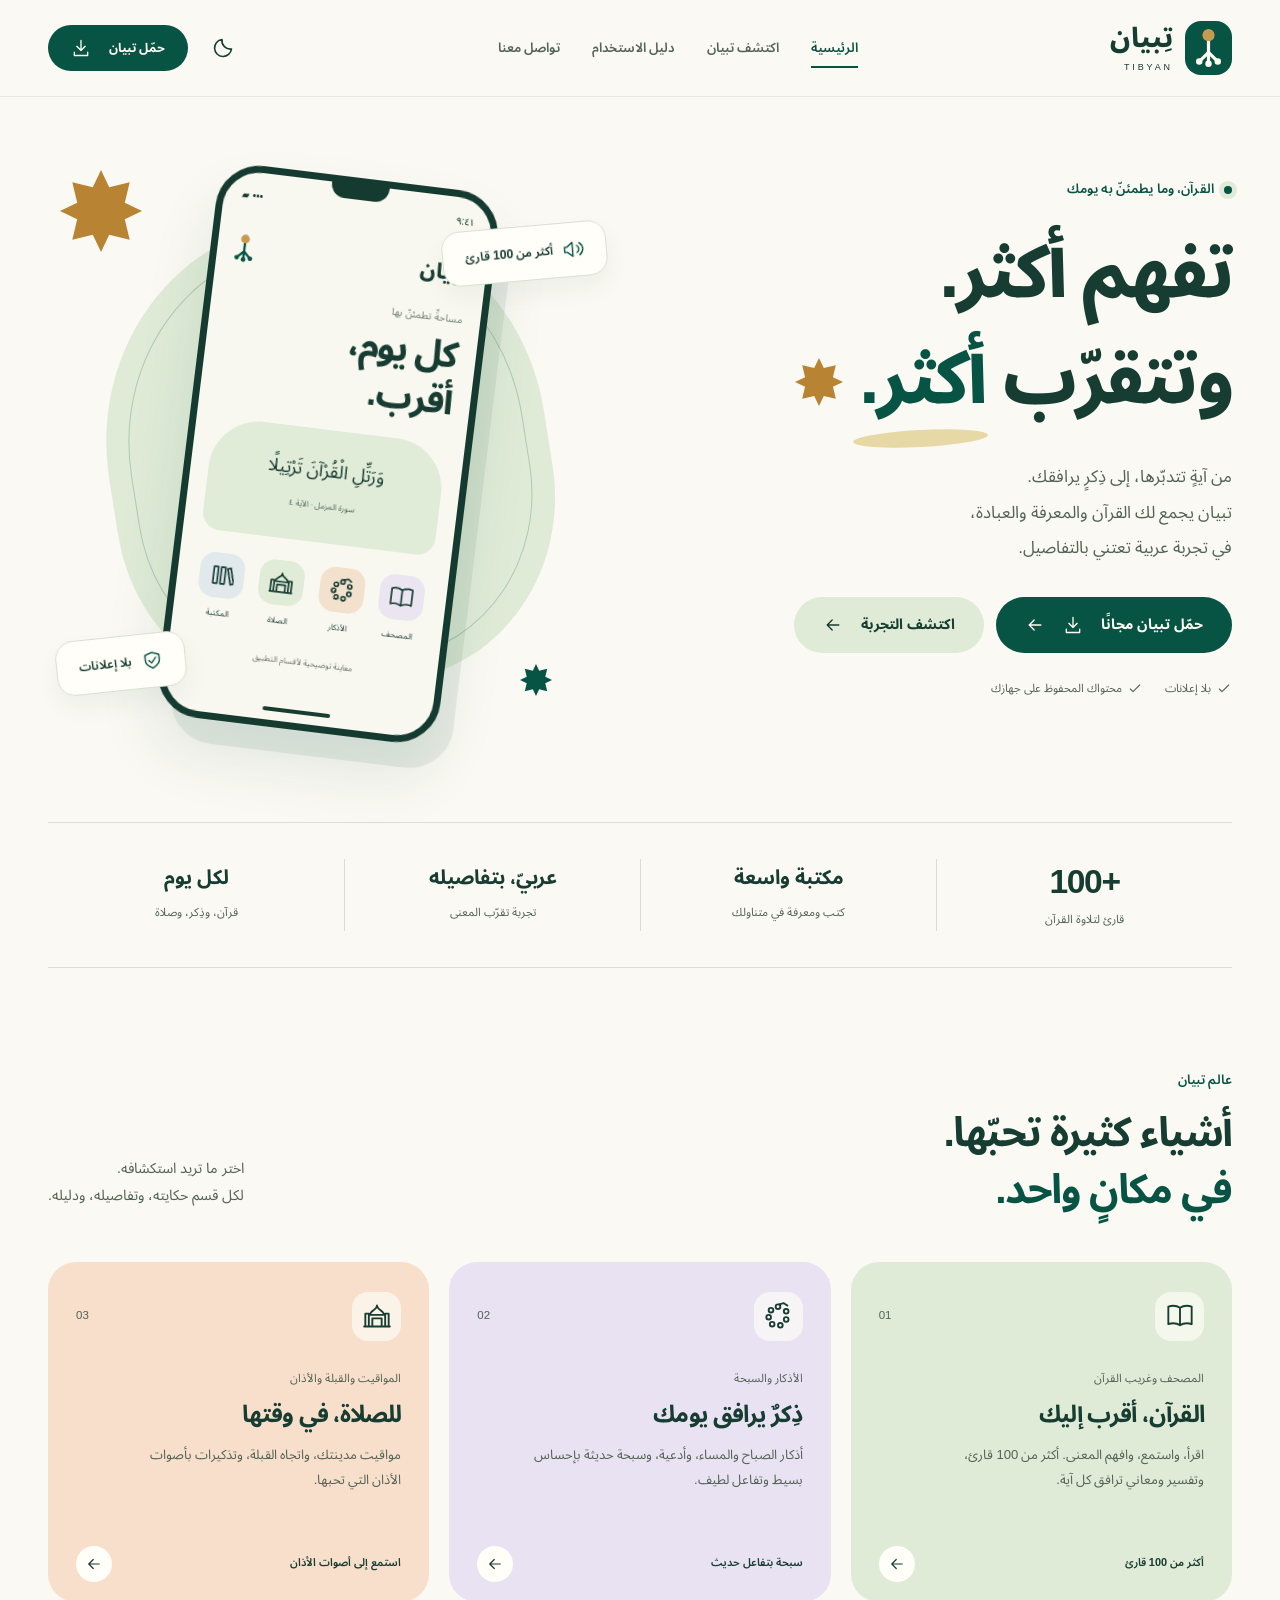
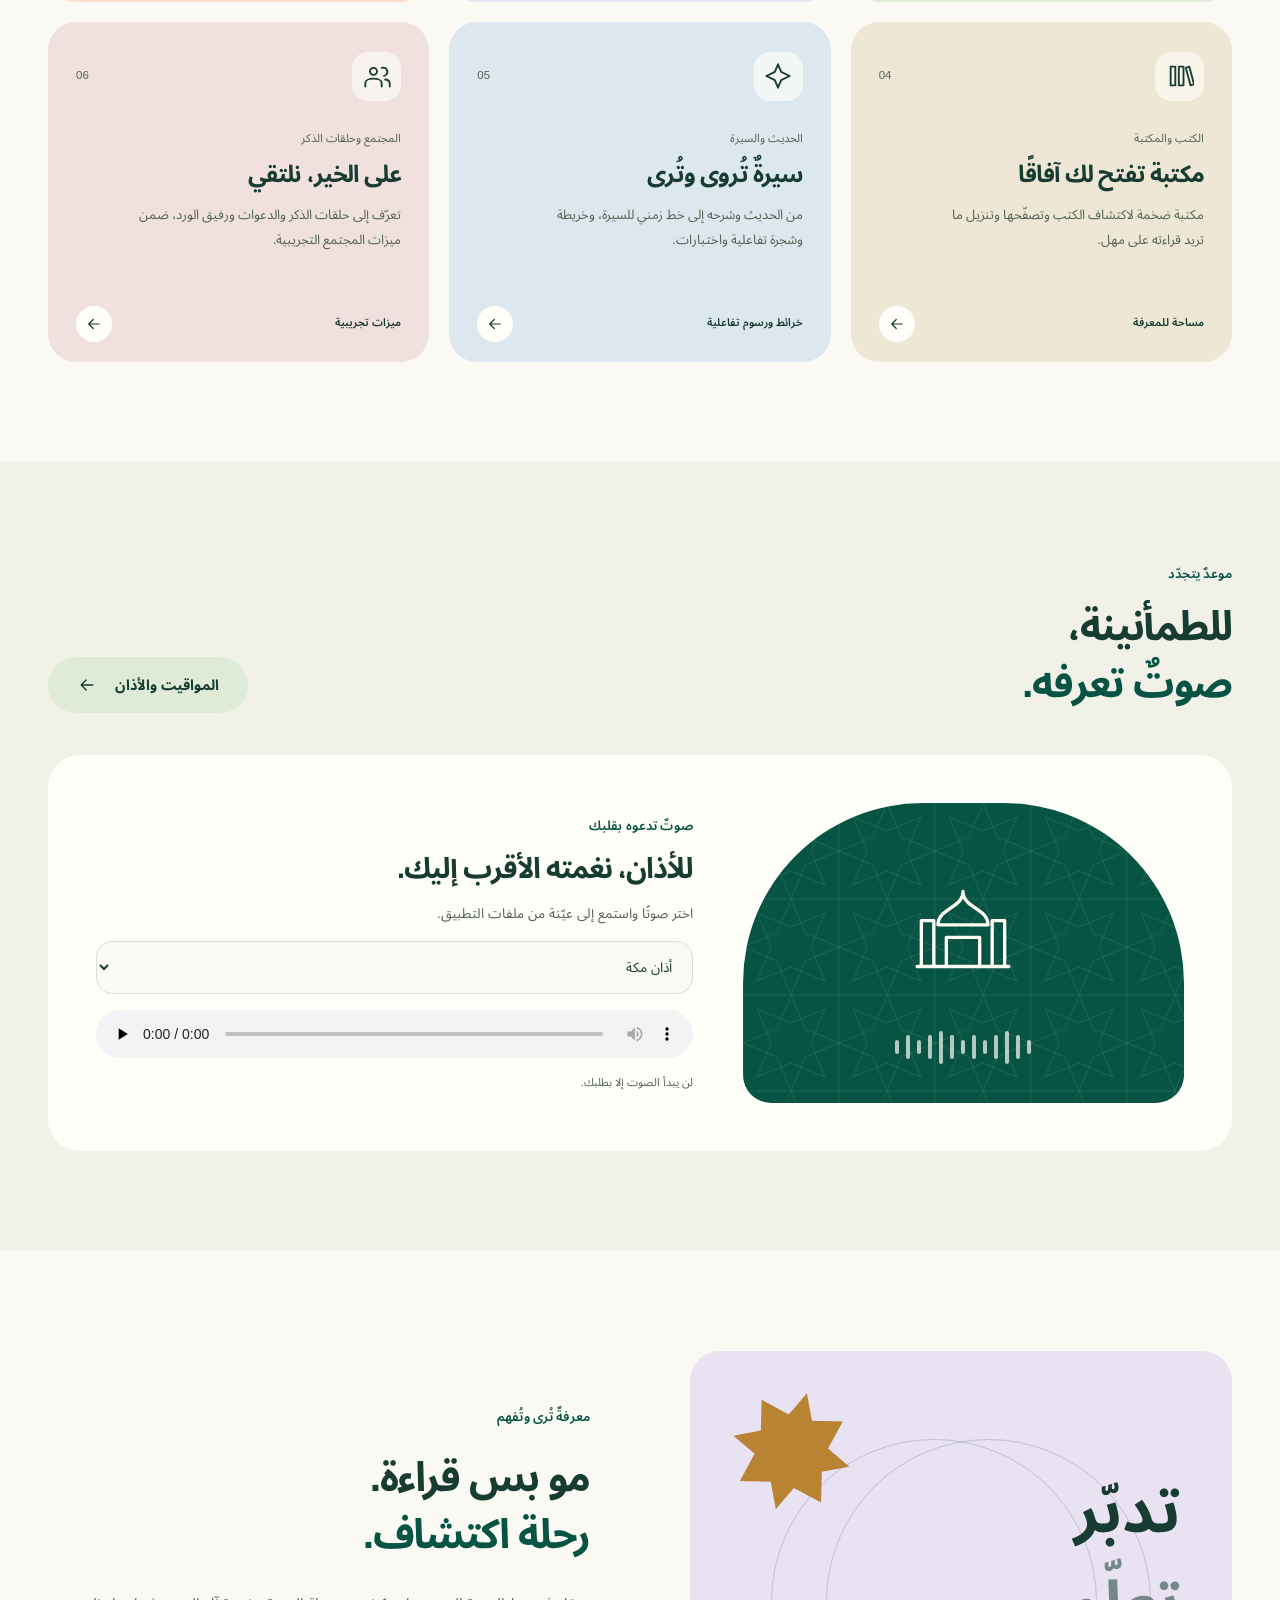
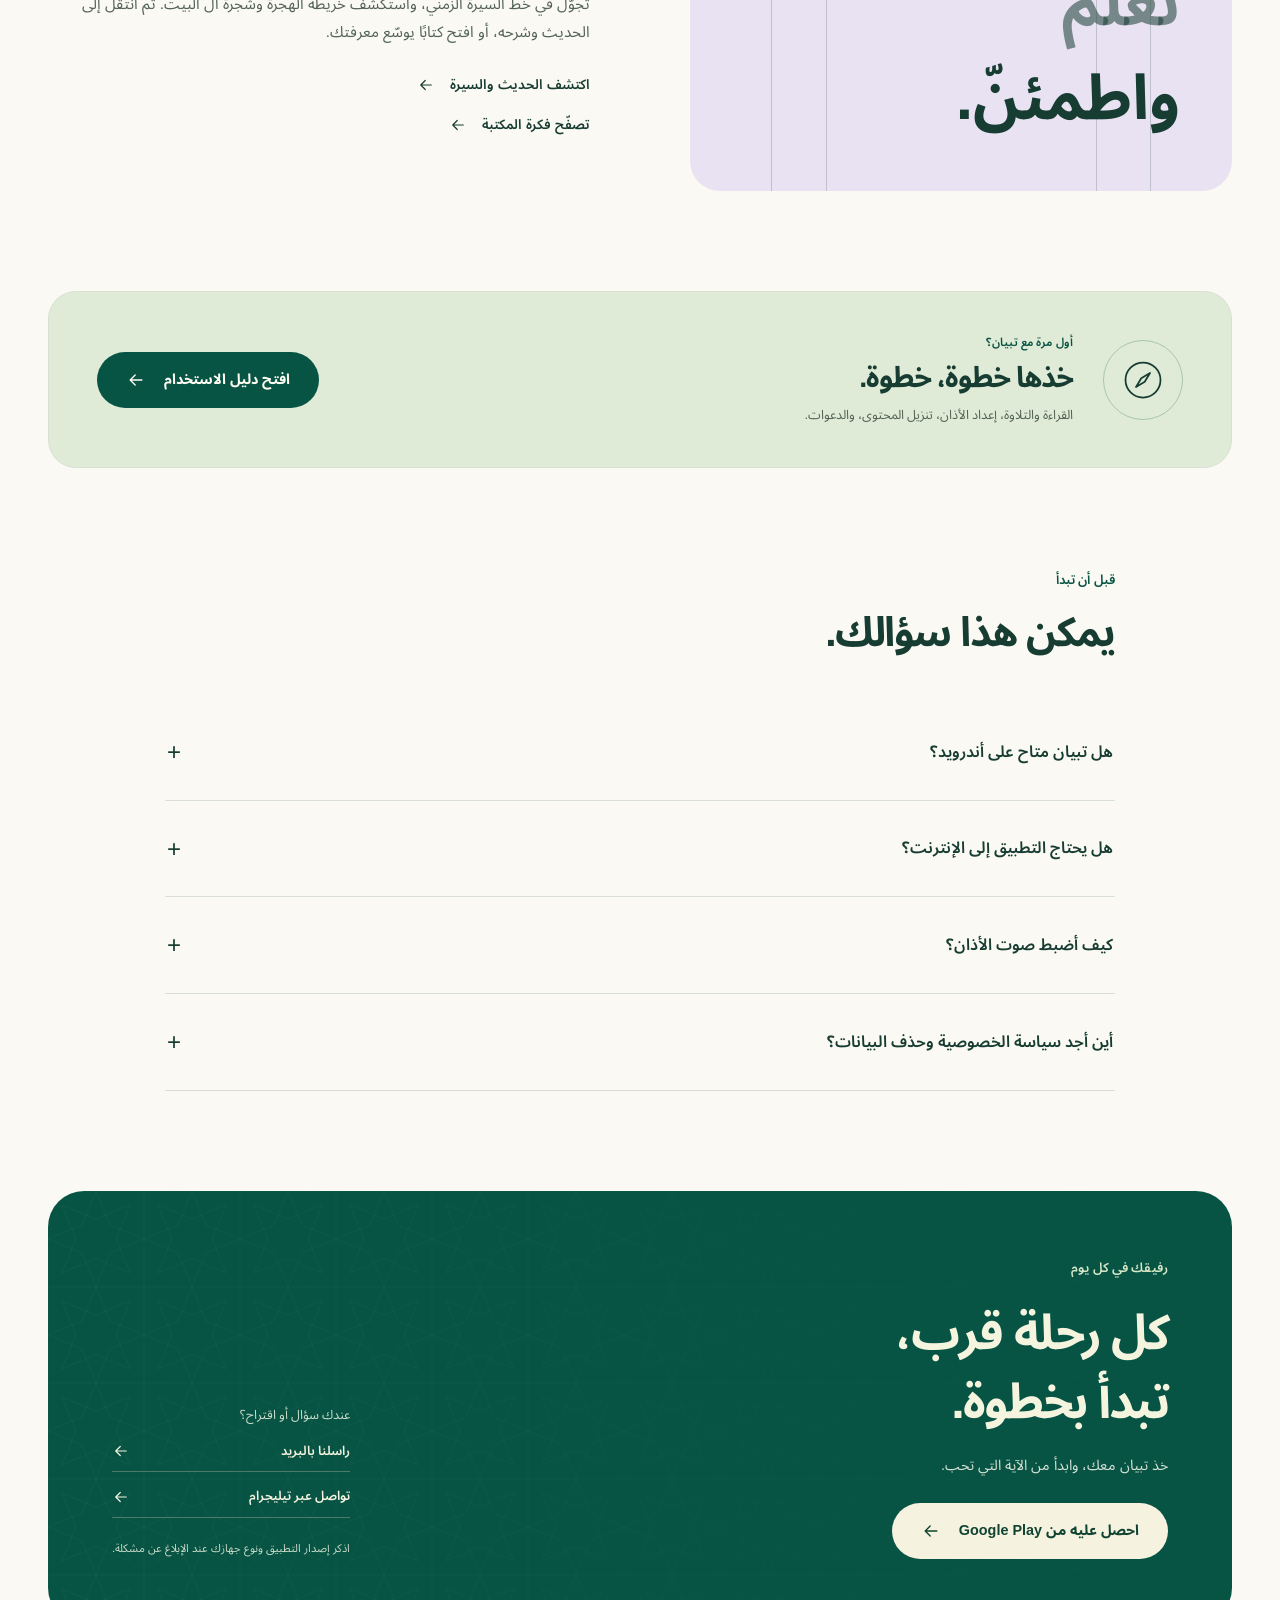
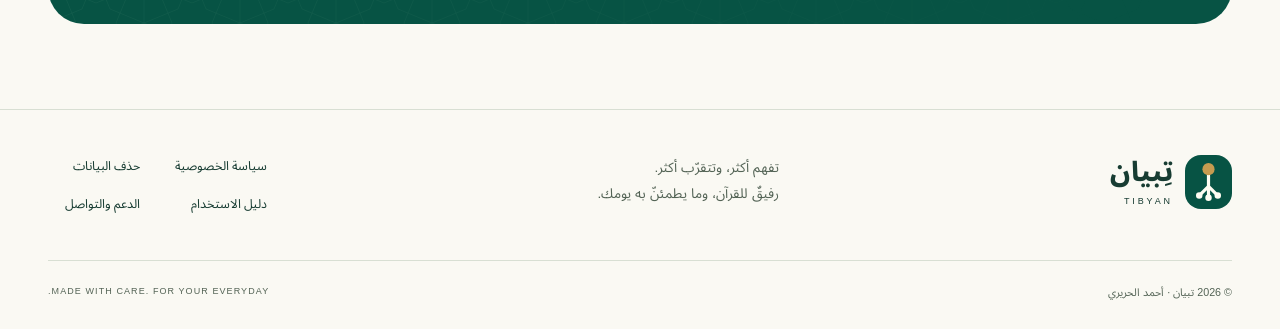
<file: index.html>
<!doctype html>
<html lang="ar" dir="rtl">
  <head>
    <meta charset="utf-8" />
    <meta name="viewport" content="width=device-width, initial-scale=1" />
    <meta name="theme-color" content="#075344" />
    <title>رفيقٌ للقرآن، وطمأنينةٌ ليومك — تِبيان</title>
    <meta
      name="description"
      content="تعرّف إلى تبيان: المصحف وتلاوات أكثر من 100 قارئ، غريب القرآن، الأذكار والسبحة، مواقيت الصلاة وأصوات الأذان، المكتبة والحديث والسيرة."
    />
    <link rel="icon" href="assets/brand.svg" type="image/svg+xml" />
    <link rel="stylesheet" href="assets/site.css" />
    <script src="assets/site.js" defer></script>
  </head>
  <body>
    <a class="skip-link" href="#main">انتقل إلى المحتوى</a>
    <div class="scroll-progress" aria-hidden="true"></div>
    <header class="site-header">
      <div class="container header-inner">
        <a class="brand" href="./" aria-label="تبيان — الصفحة الرئيسية"
          ><span class="brand-mark"
            ><svg viewBox="0 0 140 212" aria-hidden="true">
              <path
                d="M70 68V130M70 130L22 178M70 130V190M70 130L118 178"
                stroke="currentColor"
                stroke-width="18"
                stroke-linecap="round"
                stroke-linejoin="round"
                fill="none"
              />
              <circle cx="18" cy="182" r="18" fill="currentColor" />
              <circle cx="70" cy="194" r="18" fill="currentColor" />
              <circle cx="122" cy="182" r="18" fill="currentColor" />
              <circle cx="70" cy="34" r="34" fill="#C69B50" /></svg></span
          ><span>تِبيان<small>TIBYAN</small></span></a
        >
        <nav class="desktop-nav" aria-label="التنقل الرئيسي">
          <a href="./" aria-current="page">الرئيسية</a
          ><a href="./#discover">اكتشف تبيان</a
          ><a href="guide.html">دليل الاستخدام</a
          ><a href="./#contact">تواصل معنا</a>
        </nav>
        <div class="header-actions">
          <button
            class="icon-button theme-toggle"
            type="button"
            aria-label="تفعيل المظهر الداكن"
            aria-pressed="false"
          >
            <svg
              class="icon"
              viewBox="0 0 24 24"
              fill="none"
              stroke="currentColor"
              stroke-width="1.6"
              stroke-linecap="round"
              stroke-linejoin="round"
              aria-hidden="true"
            >
              <path d="M20.5 13A8.5 8.5 0 0 1 11 3.5 8.5 8.5 0 1 0 20.5 13Z" />
            </svg></button
          ><a
            href="https://play.google.com/store/apps/details?id=com.app.tibyan"
            class="button button-small"
            >حمّل تبيان
            <svg
              class="icon"
              viewBox="0 0 24 24"
              fill="none"
              stroke="currentColor"
              stroke-width="1.6"
              stroke-linecap="round"
              stroke-linejoin="round"
              aria-hidden="true"
            >
              <path d="M12 3v12m-5-5 5 5 5-5M4 17v4h16v-4" /></svg></a
          ><button
            class="icon-button menu-toggle"
            type="button"
            aria-label="فتح القائمة"
            aria-expanded="false"
            aria-controls="mobile-nav"
          >
            <svg
              class="icon"
              viewBox="0 0 24 24"
              fill="none"
              stroke="currentColor"
              stroke-width="1.6"
              stroke-linecap="round"
              stroke-linejoin="round"
              aria-hidden="true"
            >
              <path d="M4 6h16M4 12h16M4 18h16" />
            </svg>
          </button>
        </div>
      </div>
      <nav
        class="mobile-nav"
        id="mobile-nav"
        aria-label="التنقل على الهاتف"
        hidden
      >
        <a href="./">الرئيسية</a><a href="./#discover">اكتشف تبيان</a
        ><a href="guide.html">دليل الاستخدام</a
        ><a href="privacy.html">سياسة الخصوصية</a
        ><a href="./#contact">تواصل معنا</a>
      </nav>
    </header>
    <main id="main">
      <section class="hero container">
        <div class="hero-copy" data-reveal>
          <span class="eyebrow"
            ><span class="live-dot"></span> القرآن، وما يطمئنّ به يومك</span
          >
          <h1>
            تفهم أكثر.<br /><span class="hero-line"
              >وتتقرّب <em>أكثر.</em
              ><svg class="rosette" viewBox="0 0 100 100" aria-hidden="true">
                <path
                  d="m50 0 10 21 25-6-6 25 21 10-21 10 6 25-25-6-10 21-10-21-25 6 6-25L0 50l21-10-6-25 25 6Z"
                  fill="currentColor"
                /></svg
            ></span>
          </h1>
          <p class="hero-description">
            من آيةٍ تتدبّرها، إلى ذِكرٍ يرافقك.<br />تبيان يجمع لك القرآن والمعرفة
            والعبادة،<br class="desktop-only" />
            في تجربة عربية تعتني بالتفاصيل.
          </p>
          <div class="hero-actions">
            <a
              class="button button-primary"
              href="https://play.google.com/store/apps/details?id=com.app.tibyan"
              >حمّل تبيان مجانًا
              <svg
                class="icon"
                viewBox="0 0 24 24"
                fill="none"
                stroke="currentColor"
                stroke-width="1.6"
                stroke-linecap="round"
                stroke-linejoin="round"
                aria-hidden="true"
              >
                <path d="M12 3v12m-5-5 5 5 5-5M4 17v4h16v-4" /></svg
              ><svg
                class="icon"
                viewBox="0 0 24 24"
                fill="none"
                stroke="currentColor"
                stroke-width="1.6"
                stroke-linecap="round"
                stroke-linejoin="round"
                aria-hidden="true"
              >
                <path d="M19 12H5m6-6-6 6 6 6" /></svg></a
            ><a class="button button-tonal" href="#discover"
              >اكتشف التجربة<svg
                class="icon"
                viewBox="0 0 24 24"
                fill="none"
                stroke="currentColor"
                stroke-width="1.6"
                stroke-linecap="round"
                stroke-linejoin="round"
                aria-hidden="true"
              >
                <path d="M19 12H5m6-6-6 6 6 6" /></svg
            ></a>
          </div>
          <div class="hero-trust">
            <span
              ><svg
                class="icon"
                viewBox="0 0 24 24"
                fill="none"
                stroke="currentColor"
                stroke-width="1.6"
                stroke-linecap="round"
                stroke-linejoin="round"
                aria-hidden="true"
              >
                <path d="m5 12 4 4L19 6" />
              </svg>
              بلا إعلانات</span
            ><span
              ><svg
                class="icon"
                viewBox="0 0 24 24"
                fill="none"
                stroke="currentColor"
                stroke-width="1.6"
                stroke-linecap="round"
                stroke-linejoin="round"
                aria-hidden="true"
              >
                <path d="m5 12 4 4L19 6" />
              </svg>
              محتواك المحفوظ على جهازك</span
            >
          </div>
        </div>
        <div class="phone-scene" data-reveal>
          <div class="scene-ring"></div>
          <div class="scene-orbit orbit-one">
            <svg class="rosette" viewBox="0 0 100 100" aria-hidden="true">
              <path
                d="m50 0 10 21 25-6-6 25 21 10-21 10 6 25-25-6-10 21-10-21-25 6 6-25L0 50l21-10-6-25 25 6Z"
                fill="currentColor"
              />
            </svg>
          </div>
          <div class="scene-orbit orbit-two">
            <svg class="rosette" viewBox="0 0 100 100" aria-hidden="true">
              <path
                d="m50 0 10 21 25-6-6 25 21 10-21 10 6 25-25-6-10 21-10-21-25 6 6-25L0 50l21-10-6-25 25 6Z"
                fill="currentColor"
              />
            </svg>
          </div>
          <span class="floating-label label-top"
            ><svg
              class="icon"
              viewBox="0 0 24 24"
              fill="none"
              stroke="currentColor"
              stroke-width="1.6"
              stroke-linecap="round"
              stroke-linejoin="round"
              aria-hidden="true"
            >
              <path
                d="m11 4-6 5H2v6h3l6 5V4Zm5 4c3 2 3 6 0 8m3-11c5 4 5 10 0 14"
              />
            </svg>
            أكثر من 100 قارئ</span
          ><span class="floating-label label-bottom"
            ><svg
              class="icon"
              viewBox="0 0 24 24"
              fill="none"
              stroke="currentColor"
              stroke-width="1.6"
              stroke-linecap="round"
              stroke-linejoin="round"
              aria-hidden="true"
            >
              <path d="m12 3 8 3v6c0 5-8 9-8 9s-8-4-8-9V6l8-3Z" />
              <path d="m8 12 3 3 5-6" />
            </svg>
            بلا إعلانات</span
          >
          <div class="phone">
            <div class="phone-camera"></div>
            <div class="phone-status"><span>٩:٤١</span><span>••• ▰</span></div>
            <div class="phone-brand">
              تِبيان
              <svg viewBox="0 0 140 212" aria-hidden="true">
                <path
                  d="M70 68V130M70 130L22 178M70 130V190M70 130L118 178"
                  stroke="currentColor"
                  stroke-width="18"
                  stroke-linecap="round"
                  stroke-linejoin="round"
                  fill="none"
                />
                <circle cx="18" cy="182" r="18" fill="currentColor" />
                <circle cx="70" cy="194" r="18" fill="currentColor" />
                <circle cx="122" cy="182" r="18" fill="currentColor" />
                <circle cx="70" cy="34" r="34" fill="#C69B50" />
              </svg>
            </div>
            <p class="phone-greeting">مساحةٌ تطمئنّ بها</p>
            <h2>كل يوم،<br />أقرب.</h2>
            <div class="phone-verse">
              <span>وَرَتِّلِ الْقُرْآنَ تَرْتِيلًا</span
              ><small>سورة المزمل · الآية ٤</small>
            </div>
            <div class="phone-grid">
              <a href="quran.html"
                ><svg
                  class="icon"
                  viewBox="0 0 24 24"
                  fill="none"
                  stroke="currentColor"
                  stroke-width="1.6"
                  stroke-linecap="round"
                  stroke-linejoin="round"
                  aria-hidden="true"
                >
                  <path
                    d="M12 5C9 3 5 3 2 4v15c3-1 7-1 10 1 3-2 7-2 10-1V4c-3-1-7-1-10 1Zm0 0v15"
                  /></svg
                >المصحف</a
              ><a href="adhkar.html"
                ><svg
                  class="icon"
                  viewBox="0 0 24 24"
                  fill="none"
                  stroke="currentColor"
                  stroke-width="1.6"
                  stroke-linecap="round"
                  stroke-linejoin="round"
                  aria-hidden="true"
                >
                  <circle cx="12" cy="4" r="2" />
                  <circle cx="6" cy="7" r="2" />
                  <circle cx="4" cy="13" r="2" />
                  <circle cx="7" cy="19" r="2" />
                  <circle cx="14" cy="20" r="2" />
                  <circle cx="19" cy="15" r="2" />
                  <circle cx="19" cy="8" r="2" />
                  <path d="m13 2 4-1m0 0 3 2" /></svg
                >الأذكار</a
              ><a href="prayer.html"
                ><svg
                  class="icon"
                  viewBox="0 0 24 24"
                  fill="none"
                  stroke="currentColor"
                  stroke-width="1.6"
                  stroke-linecap="round"
                  stroke-linejoin="round"
                  aria-hidden="true"
                >
                  <path
                    d="M5 21V10H2v11m20 0V10h-3v11M8 21v-7h8v7M6 11c0-4 6-4 6-8 0 4 6 4 6 8H6ZM1 21h22"
                  /></svg
                >الصلاة</a
              ><a href="library.html"
                ><svg
                  class="icon"
                  viewBox="0 0 24 24"
                  fill="none"
                  stroke="currentColor"
                  stroke-width="1.6"
                  stroke-linecap="round"
                  stroke-linejoin="round"
                  aria-hidden="true"
                >
                  <path
                    d="M4 4h4v16H4zM11 4h4v16h-4zM17 5l3-1 4 15-3 1z"
                  /></svg
                >المكتبة</a
              >
            </div>
            <div class="phone-note">معاينة توضيحية لأقسام التطبيق</div>
            <div class="phone-home"></div>
          </div>
        </div>
      </section>
      <section class="highlights container" aria-label="لمحات عن التطبيق">
        <div><strong>+100</strong><span>قارئ لتلاوة القرآن</span></div>
        <div>
          <strong>مكتبة واسعة</strong><span>كتب ومعرفة في متناولك</span>
        </div>
        <div><strong>عربيّ، بتفاصيله</strong><span>تجربة تقرّب المعنى</span></div>
        <div><strong>لكل يوم</strong><span>قرآن، وذِكر، وصلاة</span></div>
      </section>
      <section class="discover section container" id="discover">
        <div class="section-heading" data-reveal>
          <div>
            <span class="eyebrow">عالم تبيان</span>
            <h2>أشياء كثيرة تحبّها.<br /><em>في مكانٍ واحد.</em></h2>
          </div>
          <p>اختر ما تريد استكشافه.<br />لكل قسم حكايته، وتفاصيله، ودليله.</p>
        </div>
        <div class="feature-grid">
          <a href="quran.html" class="feature-card mint" data-reveal
            ><div class="card-top">
              <span class="feature-icon"
                ><svg
                  class="icon"
                  viewBox="0 0 24 24"
                  fill="none"
                  stroke="currentColor"
                  stroke-width="1.6"
                  stroke-linecap="round"
                  stroke-linejoin="round"
                  aria-hidden="true"
                >
                  <path
                    d="M12 5C9 3 5 3 2 4v15c3-1 7-1 10 1 3-2 7-2 10-1V4c-3-1-7-1-10 1Zm0 0v15"
                  /></svg></span
              ><span class="card-index">01</span>
            </div>
            <span class="card-label">المصحف وغريب القرآن</span>
            <h3>القرآن، أقرب إليك</h3>
            <p>
              اقرأ، واستمع، وافهم المعنى. أكثر من 100 قارئ، وتفسير ومعاني ترافق
              كل آية.
            </p>
            <div class="card-bottom">
              <span>أكثر من 100 قارئ</span
              ><span class="round-arrow"
                ><svg
                  class="icon"
                  viewBox="0 0 24 24"
                  fill="none"
                  stroke="currentColor"
                  stroke-width="1.6"
                  stroke-linecap="round"
                  stroke-linejoin="round"
                  aria-hidden="true"
                >
                  <path d="M19 12H5m6-6-6 6 6 6" /></svg
              ></span></div></a
          ><a href="adhkar.html" class="feature-card lavender" data-reveal
            ><div class="card-top">
              <span class="feature-icon"
                ><svg
                  class="icon"
                  viewBox="0 0 24 24"
                  fill="none"
                  stroke="currentColor"
                  stroke-width="1.6"
                  stroke-linecap="round"
                  stroke-linejoin="round"
                  aria-hidden="true"
                >
                  <circle cx="12" cy="4" r="2" />
                  <circle cx="6" cy="7" r="2" />
                  <circle cx="4" cy="13" r="2" />
                  <circle cx="7" cy="19" r="2" />
                  <circle cx="14" cy="20" r="2" />
                  <circle cx="19" cy="15" r="2" />
                  <circle cx="19" cy="8" r="2" />
                  <path d="m13 2 4-1m0 0 3 2" /></svg></span
              ><span class="card-index">02</span>
            </div>
            <span class="card-label">الأذكار والسبحة</span>
            <h3>ذِكرٌ يرافق يومك</h3>
            <p>
              أذكار الصباح والمساء، وأدعية، وسبحة حديثة بإحساس بسيط وتفاعل لطيف.
            </p>
            <div class="card-bottom">
              <span>سبحة بتفاعل حديث</span
              ><span class="round-arrow"
                ><svg
                  class="icon"
                  viewBox="0 0 24 24"
                  fill="none"
                  stroke="currentColor"
                  stroke-width="1.6"
                  stroke-linecap="round"
                  stroke-linejoin="round"
                  aria-hidden="true"
                >
                  <path d="M19 12H5m6-6-6 6 6 6" /></svg
              ></span></div></a
          ><a href="prayer.html" class="feature-card peach" data-reveal
            ><div class="card-top">
              <span class="feature-icon"
                ><svg
                  class="icon"
                  viewBox="0 0 24 24"
                  fill="none"
                  stroke="currentColor"
                  stroke-width="1.6"
                  stroke-linecap="round"
                  stroke-linejoin="round"
                  aria-hidden="true"
                >
                  <path
                    d="M5 21V10H2v11m20 0V10h-3v11M8 21v-7h8v7M6 11c0-4 6-4 6-8 0 4 6 4 6 8H6ZM1 21h22"
                  /></svg></span
              ><span class="card-index">03</span>
            </div>
            <span class="card-label">المواقيت والقبلة والأذان</span>
            <h3>للصلاة، في وقتها</h3>
            <p>
              مواقيت مدينتك، واتجاه القبلة، وتذكيرات بأصوات الأذان التي تحبها.
            </p>
            <div class="card-bottom">
              <span>استمع إلى أصوات الأذان</span
              ><span class="round-arrow"
                ><svg
                  class="icon"
                  viewBox="0 0 24 24"
                  fill="none"
                  stroke="currentColor"
                  stroke-width="1.6"
                  stroke-linecap="round"
                  stroke-linejoin="round"
                  aria-hidden="true"
                >
                  <path d="M19 12H5m6-6-6 6 6 6" /></svg
              ></span></div></a
          ><a href="library.html" class="feature-card sand" data-reveal
            ><div class="card-top">
              <span class="feature-icon"
                ><svg
                  class="icon"
                  viewBox="0 0 24 24"
                  fill="none"
                  stroke="currentColor"
                  stroke-width="1.6"
                  stroke-linecap="round"
                  stroke-linejoin="round"
                  aria-hidden="true"
                >
                  <path
                    d="M4 4h4v16H4zM11 4h4v16h-4zM17 5l3-1 4 15-3 1z"
                  /></svg></span
              ><span class="card-index">04</span>
            </div>
            <span class="card-label">الكتب والمكتبة</span>
            <h3>مكتبة تفتح لك آفاقًا</h3>
            <p>
              مكتبة ضخمة لاكتشاف الكتب وتصفّحها وتنزيل ما تريد قراءته على مهل.
            </p>
            <div class="card-bottom">
              <span>مساحة للمعرفة</span
              ><span class="round-arrow"
                ><svg
                  class="icon"
                  viewBox="0 0 24 24"
                  fill="none"
                  stroke="currentColor"
                  stroke-width="1.6"
                  stroke-linecap="round"
                  stroke-linejoin="round"
                  aria-hidden="true"
                >
                  <path d="M19 12H5m6-6-6 6 6 6" /></svg
              ></span></div></a
          ><a href="seerah.html" class="feature-card blue" data-reveal
            ><div class="card-top">
              <span class="feature-icon"
                ><svg
                  class="icon"
                  viewBox="0 0 24 24"
                  fill="none"
                  stroke="currentColor"
                  stroke-width="1.6"
                  stroke-linecap="round"
                  stroke-linejoin="round"
                  aria-hidden="true"
                >
                  <path
                    d="m12 2 2.7 6.5L22 12l-7.3 3.5L12 22l-2.7-6.5L2 12l7.3-3.5L12 2Z"
                  /></svg></span
              ><span class="card-index">05</span>
            </div>
            <span class="card-label">الحديث والسيرة</span>
            <h3>سيرةٌ تُروى وتُرى</h3>
            <p>
              من الحديث وشرحه إلى خط زمني للسيرة، وخريطة وشجرة تفاعلية
              واختبارات.
            </p>
            <div class="card-bottom">
              <span>خرائط ورسوم تفاعلية</span
              ><span class="round-arrow"
                ><svg
                  class="icon"
                  viewBox="0 0 24 24"
                  fill="none"
                  stroke="currentColor"
                  stroke-width="1.6"
                  stroke-linecap="round"
                  stroke-linejoin="round"
                  aria-hidden="true"
                >
                  <path d="M19 12H5m6-6-6 6 6 6" /></svg
              ></span></div></a
          ><a href="community.html" class="feature-card rose" data-reveal
            ><div class="card-top">
              <span class="feature-icon"
                ><svg
                  class="icon"
                  viewBox="0 0 24 24"
                  fill="none"
                  stroke="currentColor"
                  stroke-width="1.6"
                  stroke-linecap="round"
                  stroke-linejoin="round"
                  aria-hidden="true"
                >
                  <circle cx="9" cy="8" r="3" />
                  <path
                    d="M2 21v-3c0-5 14-5 14 0v3m0-16c5-1 7 5 2 7m1 3c4 0 4 3 4 6"
                  /></svg></span
              ><span class="card-index">06</span>
            </div>
            <span class="card-label">المجتمع وحلقات الذكر</span>
            <h3>على الخير، نلتقي</h3>
            <p>
              تعرّف إلى حلقات الذكر والدعوات ورفيق الورد، ضمن ميزات المجتمع
              التجريبية.
            </p>
            <div class="card-bottom">
              <span>ميزات تجريبية</span
              ><span class="round-arrow"
                ><svg
                  class="icon"
                  viewBox="0 0 24 24"
                  fill="none"
                  stroke="currentColor"
                  stroke-width="1.6"
                  stroke-linecap="round"
                  stroke-linejoin="round"
                  aria-hidden="true"
                >
                  <path d="M19 12H5m6-6-6 6 6 6" /></svg
              ></span></div
          ></a>
        </div>
      </section>
      <section class="sound-section section">
        <div class="container">
          <div class="section-heading" data-reveal>
            <div>
              <span class="eyebrow">موعدٌ يتجدّد</span>
              <h2>للطمأنينة،<br /><em>صوتٌ تعرفه.</em></h2>
            </div>
            <a class="button button-tonal" href="prayer.html"
              >المواقيت والأذان<svg
                class="icon"
                viewBox="0 0 24 24"
                fill="none"
                stroke="currentColor"
                stroke-width="1.6"
                stroke-linecap="round"
                stroke-linejoin="round"
                aria-hidden="true"
              >
                <path d="M19 12H5m6-6-6 6 6 6" /></svg
            ></a>
          </div>
          <div data-reveal>
            <section class="audio-panel" aria-label="معاينة أصوات الأذان">
              <div class="audio-art">
                <svg
                  class="icon"
                  viewBox="0 0 24 24"
                  fill="none"
                  stroke="currentColor"
                  stroke-width="1.6"
                  stroke-linecap="round"
                  stroke-linejoin="round"
                  aria-hidden="true"
                >
                  <path
                    d="M5 21V10H2v11m20 0V10h-3v11M8 21v-7h8v7M6 11c0-4 6-4 6-8 0 4 6 4 6 8H6ZM1 21h22"
                  />
                </svg>
                <div class="sound-bars" aria-hidden="true">
                  <i></i><i></i><i></i><i></i><i></i><i></i><i></i><i></i><i></i
                  ><i></i><i></i><i></i><i></i>
                </div>
              </div>
              <div class="audio-copy">
                <span class="eyebrow">صوتٌ تدعوه بقلبك</span>
                <h3>للأذان، نغمته الأقرب إليك.</h3>
                <p>اختر صوتًا واستمع إلى عيّنة من ملفات التطبيق.</p>
                <label class="sr-only" for="adhan-voice">اختر صوت الأذان</label
                ><select id="adhan-voice">
                  <option value="assets/audio/adhan_makkah.mp3">
                    أذان مكة
                  </option>
                  <option value="assets/audio/adhan_madinah.mp3">
                    أذان المدينة
                  </option>
                  <option value="assets/audio/adhan_afasy.mp3">
                    مشاري العفاسي
                  </option>
                  <option value="assets/audio/adhan_abdulbasit.mp3">
                    عبد الباسط عبد الصمد
                  </option></select
                ><audio
                  controls
                  preload="none"
                  id="adhan-player"
                  aria-label="مشغّل عينة الأذان"
                  src="assets/audio/adhan_makkah.mp3"
                >
                  متصفحك لا يدعم مشغّل الصوت.
                </audio>
                <p class="audio-status small" role="status">
                  لن يبدأ الصوت إلا بطلبك.
                </p>
              </div>
            </section>
          </div>
        </div>
      </section>
      <section class="story-section section container" data-reveal>
        <div class="story-art" aria-hidden="true">
          <div class="arch arch-one"></div>
          <div class="arch arch-two"></div>
          <div class="story-star">
            <svg class="rosette" viewBox="0 0 100 100" aria-hidden="true">
              <path
                d="m50 0 10 21 25-6-6 25 21 10-21 10 6 25-25-6-10 21-10-21-25 6 6-25L0 50l21-10-6-25 25 6Z"
                fill="currentColor"
              />
            </svg>
          </div>
          <div class="story-word">تدبّر<br /><span>تعلّم</span><br />واطمئنّ.</div>
        </div>
        <div class="story-copy">
          <span class="eyebrow">معرفةٌ تُرى وتُفهم</span>
          <h2>مو بس قراءة.<br /><em>رحلة اكتشاف.</em></h2>
          <p>
            تجوّل في خط السيرة الزمني، واستكشف خريطة الهجرة وشجرة آل البيت. ثم
            انتقل إلى الحديث وشرحه، أو افتح كتابًا يوسّع معرفتك.
          </p>
          <div class="inline-links">
            <a href="seerah.html"
              >اكتشف الحديث والسيرة
              <svg
                class="icon"
                viewBox="0 0 24 24"
                fill="none"
                stroke="currentColor"
                stroke-width="1.6"
                stroke-linecap="round"
                stroke-linejoin="round"
                aria-hidden="true"
              >
                <path d="M19 12H5m6-6-6 6 6 6" /></svg></a
            ><a href="library.html"
              >تصفّح فكرة المكتبة
              <svg
                class="icon"
                viewBox="0 0 24 24"
                fill="none"
                stroke="currentColor"
                stroke-width="1.6"
                stroke-linecap="round"
                stroke-linejoin="round"
                aria-hidden="true"
              >
                <path d="M19 12H5m6-6-6 6 6 6" /></svg
            ></a>
          </div>
        </div>
      </section>
      <section class="guide-banner container" data-reveal>
        <span class="guide-symbol"
          ><svg
            class="icon"
            viewBox="0 0 24 24"
            fill="none"
            stroke="currentColor"
            stroke-width="1.6"
            stroke-linecap="round"
            stroke-linejoin="round"
            aria-hidden="true"
          >
            <circle cx="12" cy="12" r="10" />
            <path d="m16 8-3 5-5 3 3-5 5-3Z" /></svg
        ></span>
        <div>
          <span class="eyebrow">أول مرة مع تبيان؟</span>
          <h2>خذها خطوة، خطوة.</h2>
          <p>القراءة والتلاوة، إعداد الأذان، تنزيل المحتوى، والدعوات.</p>
        </div>
        <a class="button button-primary" href="guide.html"
          >افتح دليل الاستخدام<svg
            class="icon"
            viewBox="0 0 24 24"
            fill="none"
            stroke="currentColor"
            stroke-width="1.6"
            stroke-linecap="round"
            stroke-linejoin="round"
            aria-hidden="true"
          >
            <path d="M19 12H5m6-6-6 6 6 6" /></svg
        ></a>
      </section>
      <section class="section container faq-section">
        <div class="section-heading" data-reveal>
          <div>
            <span class="eyebrow">قبل أن تبدأ</span>
            <h2>يمكن هذا سؤالك.</h2>
          </div>
        </div>
        <div class="faq-list">
          <details>
            <summary>
              هل تبيان متاح على أندرويد؟<span aria-hidden="true">+</span>
            </summary>
            <div class="faq-answer">
              <p>
                نعم، يمكنك تنزيل تبيان من Google Play عبر زر التحميل. الموقع
                يشرح أقسام التطبيق ويعرض معاينات توضيحية، وتجربة التطبيق الكاملة
                على أندرويد.
              </p>
            </div>
          </details>
          <details>
            <summary>
              هل يحتاج التطبيق إلى الإنترنت؟<span aria-hidden="true">+</span>
            </summary>
            <div class="faq-answer">
              <p>
                يلزم الإنترنت لتنزيل محتوى مثل التلاوات والتفاسير والكتب.
                المحتوى المحفوظ متاح بحسب القسم، وتُحسب مواقيت الصلاة على جهازك.
              </p>
            </div>
          </details>
          <details>
            <summary>
              كيف أضبط صوت الأذان؟<span aria-hidden="true">+</span>
            </summary>
            <div class="faq-answer">
              <p>
                حدّد مدينتك، ثم اختر صوت الأذان وأكمل أذونات التنبيهات. تجد شرحًا
                أوضح في صفحة المواقيت والأذان ودليل الاستخدام.
              </p>
            </div>
          </details>
          <details>
            <summary>
              أين أجد سياسة الخصوصية وحذف البيانات؟<span aria-hidden="true"
                >+</span
              >
            </summary>
            <div class="faq-answer">
              <p>
                سياسة الخصوصية متاحة من أسفل كل صفحة، وبها قسم لحذف البيانات.
                بقيت على رابطها الأصلي حتى تعمل الروابط الموجودة في التطبيق
                والمتجر.
              </p>
            </div>
          </details>
        </div>
      </section>
      <section class="download-section container" id="contact" data-reveal>
        <div class="download-pattern" aria-hidden="true"></div>
        <div class="download-content">
          <span class="eyebrow">رفيقك في كل يوم</span>
          <h2>كل رحلة قرب،<br />تبدأ بخطوة.</h2>
          <p>خذ تبيان معك، وابدأ من الآية التي تحب.</p>
          <a
            class="button button-cream"
            href="https://play.google.com/store/apps/details?id=com.app.tibyan"
            >احصل عليه من Google Play<svg
              class="icon"
              viewBox="0 0 24 24"
              fill="none"
              stroke="currentColor"
              stroke-width="1.6"
              stroke-linecap="round"
              stroke-linejoin="round"
              aria-hidden="true"
            >
              <path d="M19 12H5m6-6-6 6 6 6" /></svg
          ></a>
        </div>
        <div class="download-contact">
          <span>عندك سؤال أو اقتراح؟</span
          ><a href="mailto:mr.ahmed.alhariri@gmail.com"
            >راسلنا بالبريد
            <svg
              class="icon"
              viewBox="0 0 24 24"
              fill="none"
              stroke="currentColor"
              stroke-width="1.6"
              stroke-linecap="round"
              stroke-linejoin="round"
              aria-hidden="true"
            >
              <path d="M19 12H5m6-6-6 6 6 6" /></svg></a
          ><a href="https://t.me/Ahmad_Alhariri"
            >تواصل عبر تيليجرام
            <svg
              class="icon"
              viewBox="0 0 24 24"
              fill="none"
              stroke="currentColor"
              stroke-width="1.6"
              stroke-linecap="round"
              stroke-linejoin="round"
              aria-hidden="true"
            >
              <path d="M19 12H5m6-6-6 6 6 6" /></svg></a
          ><small>اذكر إصدار التطبيق ونوع جهازك عند الإبلاغ عن مشكلة.</small>
        </div>
      </section>
    </main>
    <footer class="site-footer">
      <div class="container">
        <div class="footer-top">
          <a class="brand" href="./" aria-label="تبيان — الصفحة الرئيسية"
            ><span class="brand-mark"
              ><svg viewBox="0 0 140 212" aria-hidden="true">
                <path
                  d="M70 68V130M70 130L22 178M70 130V190M70 130L118 178"
                  stroke="currentColor"
                  stroke-width="18"
                  stroke-linecap="round"
                  stroke-linejoin="round"
                  fill="none"
                />
                <circle cx="18" cy="182" r="18" fill="currentColor" />
                <circle cx="70" cy="194" r="18" fill="currentColor" />
                <circle cx="122" cy="182" r="18" fill="currentColor" />
                <circle cx="70" cy="34" r="34" fill="#C69B50" /></svg></span
            ><span>تِبيان<small>TIBYAN</small></span></a
          >
          <p>تفهم أكثر، وتتقرّب أكثر.<br />رفيقٌ للقرآن، وما يطمئنّ به يومك.</p>
          <div class="footer-links">
            <a href="privacy.html">سياسة الخصوصية</a
            ><a href="privacy.html#delete">حذف البيانات</a
            ><a href="guide.html">دليل الاستخدام</a
            ><a href="mailto:mr.ahmed.alhariri@gmail.com">الدعم والتواصل</a>
          </div>
        </div>
        <div class="footer-bottom">
          <span>© 2026 تبيان · أحمد الحريري</span
          ><span lang="en">MADE WITH CARE. FOR YOUR EVERYDAY.</span>
        </div>
      </div>
    </footer>
  </body>
</html>
</file>
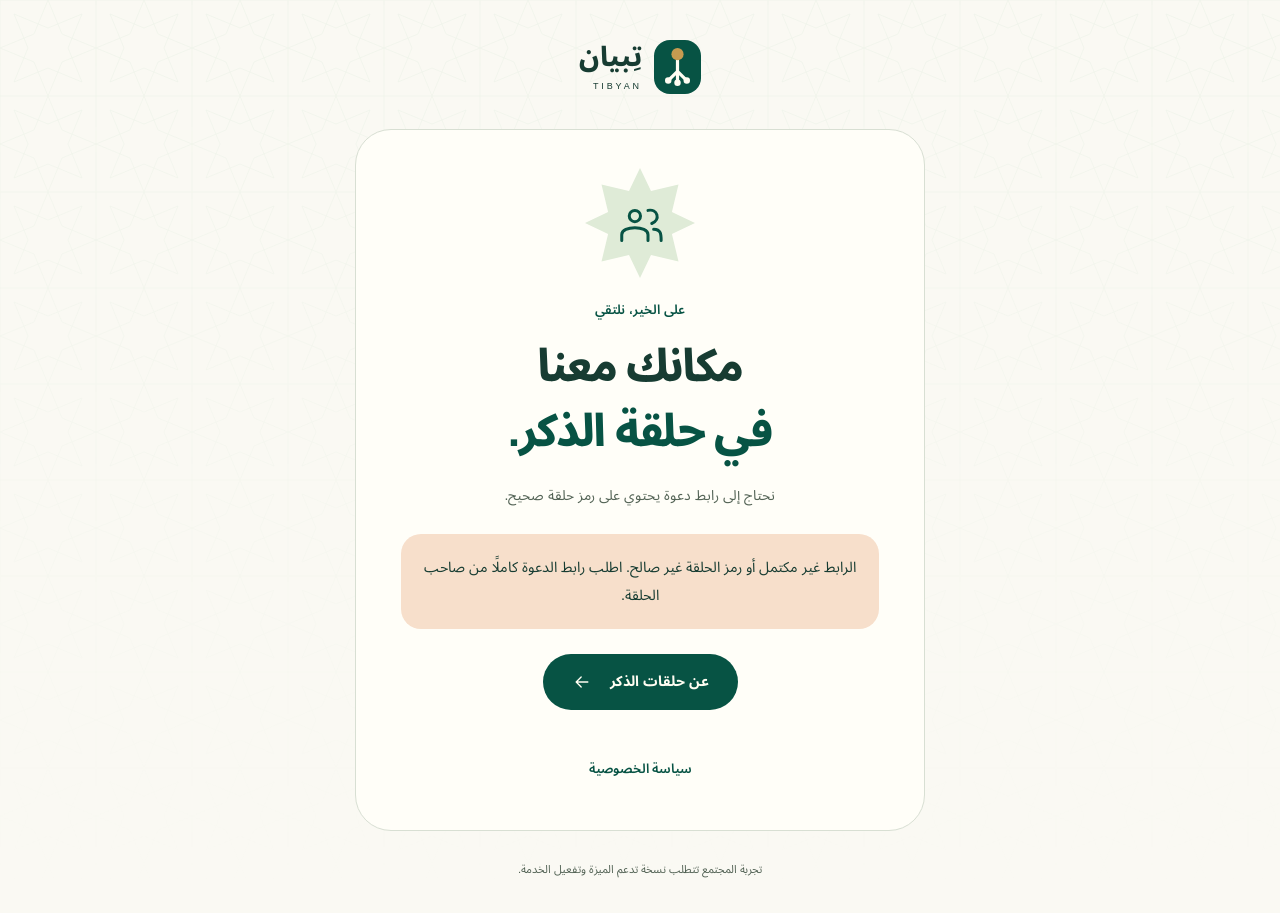
<file: c/index.html>
<!doctype html>
<html lang="ar" dir="rtl">
  <head>
    <meta charset="utf-8" />
    <meta name="viewport" content="width=device-width, initial-scale=1" />
    <meta name="theme-color" content="#075344" />
    <title>انضم إلى حلقة ذكر — تِبيان</title>
    <meta
      name="description"
      content="افتح دعوة حلقة الذكر في تطبيق تبيان، أو انسخ رمز الحلقة للانضمام."
    />
    <link rel="icon" href="../assets/brand.svg" type="image/svg+xml" />
    <link rel="stylesheet" href="../assets/site.css" />
    <script src="../assets/site.js" defer></script>
  </head>
  <body class="invite-page">
    <a class="invite-brand brand" href="../"
      ><span class="brand-mark"
        ><svg viewBox="0 0 140 212" aria-hidden="true">
          <path
            d="M70 68V130M70 130L22 178M70 130V190M70 130L118 178"
            stroke="currentColor"
            stroke-width="18"
            stroke-linecap="round"
            stroke-linejoin="round"
            fill="none"
          />
          <circle cx="18" cy="182" r="18" fill="currentColor" />
          <circle cx="70" cy="194" r="18" fill="currentColor" />
          <circle cx="122" cy="182" r="18" fill="currentColor" />
          <circle cx="70" cy="34" r="34" fill="#C69B50" /></svg></span
      ><span>تِبيان<small>TIBYAN</small></span></a
    >
    <main id="main" class="invite-shell">
      <div class="invite-art" aria-hidden="true">
        <svg
          class="icon"
          viewBox="0 0 24 24"
          fill="none"
          stroke="currentColor"
          stroke-width="1.6"
          stroke-linecap="round"
          stroke-linejoin="round"
          aria-hidden="true"
        >
          <circle cx="9" cy="8" r="3" />
          <path
            d="M2 21v-3c0-5 14-5 14 0v3m0-16c5-1 7 5 2 7m1 3c4 0 4 3 4 6"
          /></svg
        ><svg class="rosette" viewBox="0 0 100 100" aria-hidden="true">
          <path
            d="m50 0 10 21 25-6-6 25 21 10-21 10 6 25-25-6-10 21-10-21-25 6 6-25L0 50l21-10-6-25 25 6Z"
            fill="currentColor"
          />
        </svg>
      </div>
      <span class="eyebrow">على الخير، نلتقي</span>
      <h1>مكانك معنا<br /><em>في حلقة الذكر.</em></h1>
      <p id="invite-description">
        افتح الدعوة في تبيان، أو انسخ الرمز للانضمام من داخل التطبيق.
      </p>
      <div id="valid-invite" hidden>
        <div class="invite-code-box">
          <span>رمز الحلقة</span><strong id="invite-code" dir="ltr"></strong
          ><button
            class="icon-button"
            type="button"
            id="copy-code"
            aria-label="نسخ رمز الحلقة"
          >
            <svg
              class="icon"
              viewBox="0 0 24 24"
              fill="none"
              stroke="currentColor"
              stroke-width="1.6"
              stroke-linecap="round"
              stroke-linejoin="round"
              aria-hidden="true"
            >
              <rect x="8" y="8" width="13" height="13" rx="3" />
              <path d="M16 8V3H3v13h5" />
            </svg>
          </button>
        </div>
        <a class="button button-primary" id="open-app" href="#"
          >افتح في التطبيق
          <svg
            class="icon"
            viewBox="0 0 24 24"
            fill="none"
            stroke="currentColor"
            stroke-width="1.6"
            stroke-linecap="round"
            stroke-linejoin="round"
            aria-hidden="true"
          >
            <path d="M19 12H5m6-6-6 6 6 6" /></svg></a
        ><a
          class="button button-tonal"
          href="https://play.google.com/store/apps/details?id=com.app.tibyan"
          >ثبّت تبيان من Google Play
          <svg
            class="icon"
            viewBox="0 0 24 24"
            fill="none"
            stroke="currentColor"
            stroke-width="1.6"
            stroke-linecap="round"
            stroke-linejoin="round"
            aria-hidden="true"
          >
            <path d="M12 3v12m-5-5 5 5 5-5M4 17v4h16v-4" /></svg
        ></a>
        <p class="small muted">
          إذا لم تفتح الدعوة، جرّب فتح الرابط بالمتصفح الخارجي، أو أدخل الرمز
          داخل قسم المجتمع. بعد التثبيت، عُد إلى هذه الدعوة.
        </p>
      </div>
      <div id="invalid-invite" hidden>
        <div class="invalid-note">
          الرابط غير مكتمل أو رمز الحلقة غير صالح. اطلب رابط الدعوة كاملًا من
          صاحب الحلقة.
        </div>
        <a class="button button-primary" href="../community.html"
          >عن حلقات الذكر
          <svg
            class="icon"
            viewBox="0 0 24 24"
            fill="none"
            stroke="currentColor"
            stroke-width="1.6"
            stroke-linecap="round"
            stroke-linejoin="round"
            aria-hidden="true"
          >
            <path d="M19 12H5m6-6-6 6 6 6" /></svg
        ></a>
      </div>
      <p id="invite-status" class="small" role="status"></p>
      <noscript
        ><p>
          فعّل JavaScript لعرض رمز الدعوة، أو انسخ الرمز الموجود بعد
          <bdi>code=</bdi> في الرابط وأدخله داخل التطبيق.
        </p></noscript
      ><a class="text-link" href="../privacy.html">سياسة الخصوصية</a>
    </main>
    <footer class="invite-footer">
      تجربة المجتمع تتطلب نسخة تدعم الميزة وتفعيل الخدمة.
    </footer>
  </body>
</html>
</file>
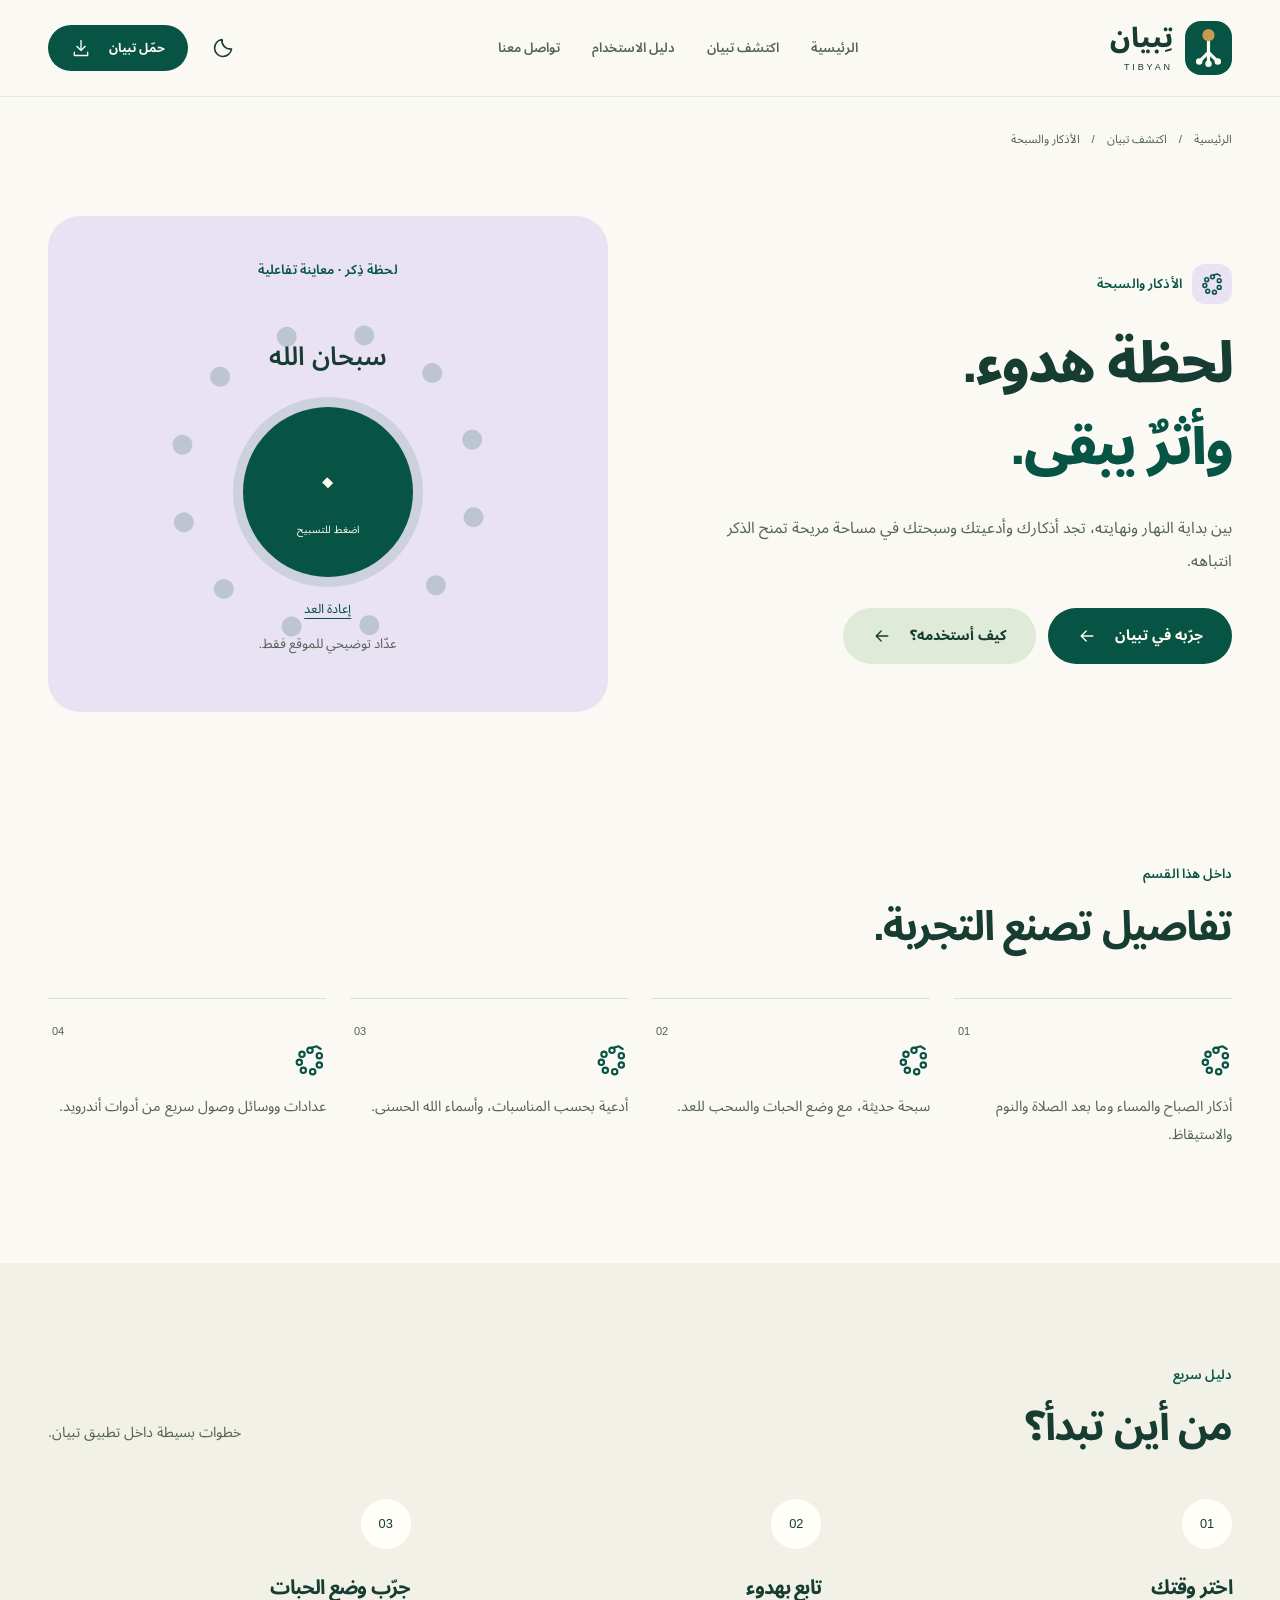
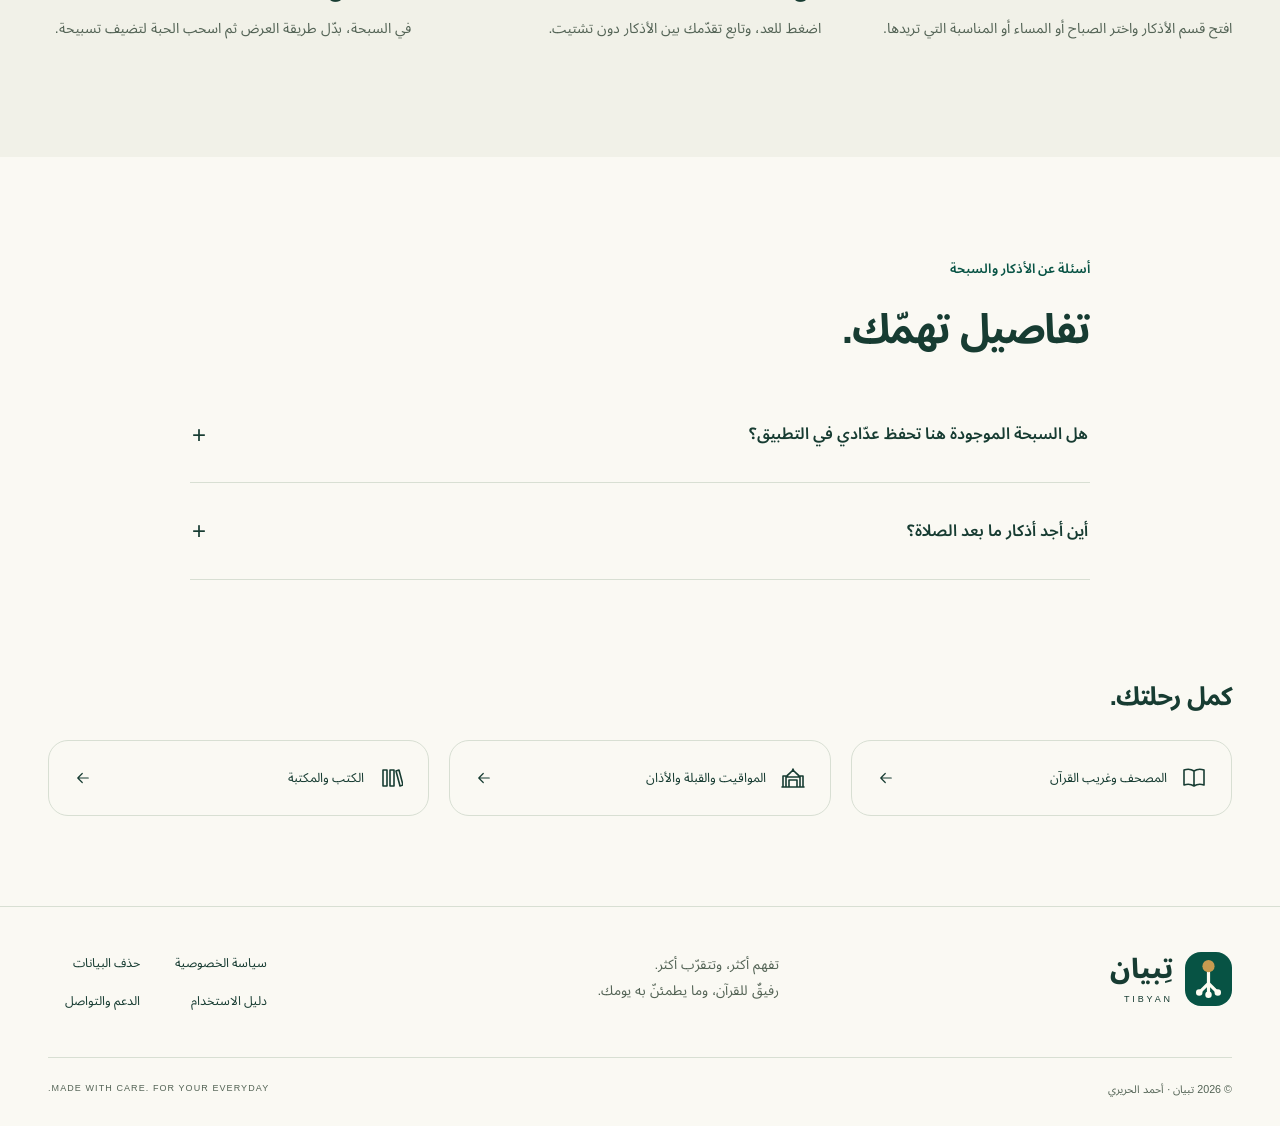
<file: adhkar.html>
<!doctype html>
<html lang="ar" dir="rtl">
  <head>
    <meta charset="utf-8" />
    <meta name="viewport" content="width=device-width, initial-scale=1" />
    <meta name="theme-color" content="#075344" />
    <title>الأذكار والسبحة — تِبيان</title>
    <meta
      name="description"
      content="بين بداية النهار ونهايته، تجد أذكارك وأدعيتك وسبحتك في مساحة مريحة تمنح الذكر انتباهه."
    />
    <link rel="icon" href="assets/brand.svg" type="image/svg+xml" />
    <link rel="stylesheet" href="assets/site.css" />
    <script src="assets/site.js" defer></script>
  </head>
  <body>
    <a class="skip-link" href="#main">انتقل إلى المحتوى</a>
    <div class="scroll-progress" aria-hidden="true"></div>
    <header class="site-header">
      <div class="container header-inner">
        <a class="brand" href="./" aria-label="تبيان — الصفحة الرئيسية"
          ><span class="brand-mark"
            ><svg viewBox="0 0 140 212" aria-hidden="true">
              <path
                d="M70 68V130M70 130L22 178M70 130V190M70 130L118 178"
                stroke="currentColor"
                stroke-width="18"
                stroke-linecap="round"
                stroke-linejoin="round"
                fill="none"
              />
              <circle cx="18" cy="182" r="18" fill="currentColor" />
              <circle cx="70" cy="194" r="18" fill="currentColor" />
              <circle cx="122" cy="182" r="18" fill="currentColor" />
              <circle cx="70" cy="34" r="34" fill="#C69B50" /></svg></span
          ><span>تِبيان<small>TIBYAN</small></span></a
        >
        <nav class="desktop-nav" aria-label="التنقل الرئيسي">
          <a href="./">الرئيسية</a><a href="./#discover">اكتشف تبيان</a
          ><a href="guide.html">دليل الاستخدام</a
          ><a href="./#contact">تواصل معنا</a>
        </nav>
        <div class="header-actions">
          <button
            class="icon-button theme-toggle"
            type="button"
            aria-label="تفعيل المظهر الداكن"
            aria-pressed="false"
          >
            <svg
              class="icon"
              viewBox="0 0 24 24"
              fill="none"
              stroke="currentColor"
              stroke-width="1.6"
              stroke-linecap="round"
              stroke-linejoin="round"
              aria-hidden="true"
            >
              <path d="M20.5 13A8.5 8.5 0 0 1 11 3.5 8.5 8.5 0 1 0 20.5 13Z" />
            </svg></button
          ><a
            href="https://play.google.com/store/apps/details?id=com.app.tibyan"
            class="button button-small"
            >حمّل تبيان
            <svg
              class="icon"
              viewBox="0 0 24 24"
              fill="none"
              stroke="currentColor"
              stroke-width="1.6"
              stroke-linecap="round"
              stroke-linejoin="round"
              aria-hidden="true"
            >
              <path d="M12 3v12m-5-5 5 5 5-5M4 17v4h16v-4" /></svg></a
          ><button
            class="icon-button menu-toggle"
            type="button"
            aria-label="فتح القائمة"
            aria-expanded="false"
            aria-controls="mobile-nav"
          >
            <svg
              class="icon"
              viewBox="0 0 24 24"
              fill="none"
              stroke="currentColor"
              stroke-width="1.6"
              stroke-linecap="round"
              stroke-linejoin="round"
              aria-hidden="true"
            >
              <path d="M4 6h16M4 12h16M4 18h16" />
            </svg>
          </button>
        </div>
      </div>
      <nav
        class="mobile-nav"
        id="mobile-nav"
        aria-label="التنقل على الهاتف"
        hidden
      >
        <a href="./">الرئيسية</a><a href="./#discover">اكتشف تبيان</a
        ><a href="guide.html">دليل الاستخدام</a
        ><a href="privacy.html">سياسة الخصوصية</a
        ><a href="./#contact">تواصل معنا</a>
      </nav>
    </header>
    <main id="main">
      <div class="container breadcrumb">
        <a href="./">الرئيسية</a><span>/</span
        ><a href="./#discover">اكتشف تبيان</a><span>/</span
        ><span>الأذكار والسبحة</span>
      </div>
      <section class="feature-hero container">
        <div data-reveal>
          <span class="eyebrow"
            ><span class="mini-icon lavender"
              ><svg
                class="icon"
                viewBox="0 0 24 24"
                fill="none"
                stroke="currentColor"
                stroke-width="1.6"
                stroke-linecap="round"
                stroke-linejoin="round"
                aria-hidden="true"
              >
                <circle cx="12" cy="4" r="2" />
                <circle cx="6" cy="7" r="2" />
                <circle cx="4" cy="13" r="2" />
                <circle cx="7" cy="19" r="2" />
                <circle cx="14" cy="20" r="2" />
                <circle cx="19" cy="15" r="2" />
                <circle cx="19" cy="8" r="2" />
                <path d="m13 2 4-1m0 0 3 2" /></svg></span
            >الأذكار والسبحة</span
          >
          <h1>لحظة هدوء.<br /><em>وأثرٌ يبقى.</em></h1>
          <p class="hero-description">
            بين بداية النهار ونهايته، تجد أذكارك وأدعيتك وسبحتك في مساحة مريحة
            تمنح الذكر انتباهه.
          </p>
          <div class="hero-actions">
            <a
              class="button button-primary"
              href="https://play.google.com/store/apps/details?id=com.app.tibyan"
              >جرّبه في تبيان<svg
                class="icon"
                viewBox="0 0 24 24"
                fill="none"
                stroke="currentColor"
                stroke-width="1.6"
                stroke-linecap="round"
                stroke-linejoin="round"
                aria-hidden="true"
              >
                <path d="M19 12H5m6-6-6 6 6 6" /></svg></a
            ><a class="button button-tonal" href="#how"
              >كيف أستخدمه؟<svg
                class="icon"
                viewBox="0 0 24 24"
                fill="none"
                stroke="currentColor"
                stroke-width="1.6"
                stroke-linecap="round"
                stroke-linejoin="round"
                aria-hidden="true"
              >
                <path d="M19 12H5m6-6-6 6 6 6" /></svg
            ></a>
          </div>
        </div>
        <div data-reveal>
          <div class="demo-card tasbih-demo">
            <span class="eyebrow">لحظة ذِكر · معاينة تفاعلية</span>
            <div class="bead-orbit" aria-hidden="true">
              <i style="--i: 0"></i><i style="--i: 1"></i><i style="--i: 2"></i
              ><i style="--i: 3"></i><i style="--i: 4"></i><i style="--i: 5"></i
              ><i style="--i: 6"></i><i style="--i: 7"></i><i style="--i: 8"></i
              ><i style="--i: 9"></i><i style="--i: 10"></i
              ><i style="--i: 11"></i>
            </div>
            <p class="tasbih-phrase">سبحان الله</p>
            <button class="tasbih-button" type="button" aria-label="أضف تسبيحة">
              <span id="tasbih-count">٠</span
              ><small>اضغط للتسبيح</small></button
            ><button class="text-button tasbih-reset" type="button">
              إعادة العد
            </button>
            <p class="small muted" role="status" id="tasbih-status">
              عدّاد توضيحي للموقع فقط.
            </p>
          </div>
        </div>
      </section>
      <section class="section container">
        <div class="section-heading" data-reveal>
          <div>
            <span class="eyebrow">داخل هذا القسم</span>
            <h2>تفاصيل تصنع التجربة.</h2>
          </div>
        </div>
        <div class="benefit-grid">
          <article class="benefit" data-reveal>
            <span class="benefit-num">01</span
            ><svg
              class="icon"
              viewBox="0 0 24 24"
              fill="none"
              stroke="currentColor"
              stroke-width="1.6"
              stroke-linecap="round"
              stroke-linejoin="round"
              aria-hidden="true"
            >
              <circle cx="12" cy="4" r="2" />
              <circle cx="6" cy="7" r="2" />
              <circle cx="4" cy="13" r="2" />
              <circle cx="7" cy="19" r="2" />
              <circle cx="14" cy="20" r="2" />
              <circle cx="19" cy="15" r="2" />
              <circle cx="19" cy="8" r="2" />
              <path d="m13 2 4-1m0 0 3 2" />
            </svg>
            <p>أذكار الصباح والمساء وما بعد الصلاة والنوم والاستيقاظ.</p>
          </article>
          <article class="benefit" data-reveal>
            <span class="benefit-num">02</span
            ><svg
              class="icon"
              viewBox="0 0 24 24"
              fill="none"
              stroke="currentColor"
              stroke-width="1.6"
              stroke-linecap="round"
              stroke-linejoin="round"
              aria-hidden="true"
            >
              <circle cx="12" cy="4" r="2" />
              <circle cx="6" cy="7" r="2" />
              <circle cx="4" cy="13" r="2" />
              <circle cx="7" cy="19" r="2" />
              <circle cx="14" cy="20" r="2" />
              <circle cx="19" cy="15" r="2" />
              <circle cx="19" cy="8" r="2" />
              <path d="m13 2 4-1m0 0 3 2" />
            </svg>
            <p>سبحة حديثة، مع وضع الحبات والسحب للعد.</p>
          </article>
          <article class="benefit" data-reveal>
            <span class="benefit-num">03</span
            ><svg
              class="icon"
              viewBox="0 0 24 24"
              fill="none"
              stroke="currentColor"
              stroke-width="1.6"
              stroke-linecap="round"
              stroke-linejoin="round"
              aria-hidden="true"
            >
              <circle cx="12" cy="4" r="2" />
              <circle cx="6" cy="7" r="2" />
              <circle cx="4" cy="13" r="2" />
              <circle cx="7" cy="19" r="2" />
              <circle cx="14" cy="20" r="2" />
              <circle cx="19" cy="15" r="2" />
              <circle cx="19" cy="8" r="2" />
              <path d="m13 2 4-1m0 0 3 2" />
            </svg>
            <p>أدعية بحسب المناسبات، وأسماء الله الحسنى.</p>
          </article>
          <article class="benefit" data-reveal>
            <span class="benefit-num">04</span
            ><svg
              class="icon"
              viewBox="0 0 24 24"
              fill="none"
              stroke="currentColor"
              stroke-width="1.6"
              stroke-linecap="round"
              stroke-linejoin="round"
              aria-hidden="true"
            >
              <circle cx="12" cy="4" r="2" />
              <circle cx="6" cy="7" r="2" />
              <circle cx="4" cy="13" r="2" />
              <circle cx="7" cy="19" r="2" />
              <circle cx="14" cy="20" r="2" />
              <circle cx="19" cy="15" r="2" />
              <circle cx="19" cy="8" r="2" />
              <path d="m13 2 4-1m0 0 3 2" />
            </svg>
            <p>عدادات ووسائل وصول سريع من أدوات أندرويد.</p>
          </article>
        </div>
      </section>
      <section class="section steps-section" id="how">
        <div class="container">
          <div class="section-heading" data-reveal>
            <div>
              <span class="eyebrow">دليل سريع</span>
              <h2>من أين تبدأ؟</h2>
            </div>
            <p>خطوات بسيطة داخل تطبيق تبيان.</p>
          </div>
          <div class="steps-grid">
            <article class="step" data-reveal>
              <span>01</span>
              <h3>اختر وقتك</h3>
              <p>
                افتح قسم الأذكار واختر الصباح أو المساء أو المناسبة التي تريدها.
              </p>
            </article>
            <article class="step" data-reveal>
              <span>02</span>
              <h3>تابع بهدوء</h3>
              <p>اضغط للعد، وتابع تقدّمك بين الأذكار دون تشتيت.</p>
            </article>
            <article class="step" data-reveal>
              <span>03</span>
              <h3>جرّب وضع الحبات</h3>
              <p>في السبحة، بدّل طريقة العرض ثم اسحب الحبة لتضيف تسبيحة.</p>
            </article>
          </div>
        </div>
      </section>
      <section class="section container narrow">
        <span class="eyebrow">أسئلة عن الأذكار والسبحة</span>
        <h2>تفاصيل تهمّك.</h2>
        <div class="faq-list">
          <details>
            <summary>
              هل السبحة الموجودة هنا تحفظ عدّادي في التطبيق؟<span
                aria-hidden="true"
                >+</span
              >
            </summary>
            <div class="faq-answer">
              <p>
                هذه معاينة توضيحية للموقع فقط. عدّاد التطبيق مستقل، وتجده بعد
                تنزيل تبيان.
              </p>
            </div>
          </details>
          <details>
            <summary>
              أين أجد أذكار ما بعد الصلاة؟<span aria-hidden="true">+</span>
            </summary>
            <div class="faq-answer">
              <p>افتح قسم الأذكار في التطبيق، ثم اختر تصنيف ما بعد الصلاة.</p>
            </div>
          </details>
        </div>
      </section>
      <section class="related container">
        <h2>كمل رحلتك.</h2>
        <div class="related-links">
          <a href="quran.html"
            ><svg
              class="icon"
              viewBox="0 0 24 24"
              fill="none"
              stroke="currentColor"
              stroke-width="1.6"
              stroke-linecap="round"
              stroke-linejoin="round"
              aria-hidden="true"
            >
              <path
                d="M12 5C9 3 5 3 2 4v15c3-1 7-1 10 1 3-2 7-2 10-1V4c-3-1-7-1-10 1Zm0 0v15"
              /></svg
            ><span>المصحف وغريب القرآن</span
            ><svg
              class="icon"
              viewBox="0 0 24 24"
              fill="none"
              stroke="currentColor"
              stroke-width="1.6"
              stroke-linecap="round"
              stroke-linejoin="round"
              aria-hidden="true"
            >
              <path d="M19 12H5m6-6-6 6 6 6" /></svg></a
          ><a href="prayer.html"
            ><svg
              class="icon"
              viewBox="0 0 24 24"
              fill="none"
              stroke="currentColor"
              stroke-width="1.6"
              stroke-linecap="round"
              stroke-linejoin="round"
              aria-hidden="true"
            >
              <path
                d="M5 21V10H2v11m20 0V10h-3v11M8 21v-7h8v7M6 11c0-4 6-4 6-8 0 4 6 4 6 8H6ZM1 21h22"
              /></svg
            ><span>المواقيت والقبلة والأذان</span
            ><svg
              class="icon"
              viewBox="0 0 24 24"
              fill="none"
              stroke="currentColor"
              stroke-width="1.6"
              stroke-linecap="round"
              stroke-linejoin="round"
              aria-hidden="true"
            >
              <path d="M19 12H5m6-6-6 6 6 6" /></svg></a
          ><a href="library.html"
            ><svg
              class="icon"
              viewBox="0 0 24 24"
              fill="none"
              stroke="currentColor"
              stroke-width="1.6"
              stroke-linecap="round"
              stroke-linejoin="round"
              aria-hidden="true"
            >
              <path d="M4 4h4v16H4zM11 4h4v16h-4zM17 5l3-1 4 15-3 1z" /></svg
            ><span>الكتب والمكتبة</span
            ><svg
              class="icon"
              viewBox="0 0 24 24"
              fill="none"
              stroke="currentColor"
              stroke-width="1.6"
              stroke-linecap="round"
              stroke-linejoin="round"
              aria-hidden="true"
            >
              <path d="M19 12H5m6-6-6 6 6 6" /></svg
          ></a>
        </div>
      </section>
    </main>
    <footer class="site-footer">
      <div class="container">
        <div class="footer-top">
          <a class="brand" href="./" aria-label="تبيان — الصفحة الرئيسية"
            ><span class="brand-mark"
              ><svg viewBox="0 0 140 212" aria-hidden="true">
                <path
                  d="M70 68V130M70 130L22 178M70 130V190M70 130L118 178"
                  stroke="currentColor"
                  stroke-width="18"
                  stroke-linecap="round"
                  stroke-linejoin="round"
                  fill="none"
                />
                <circle cx="18" cy="182" r="18" fill="currentColor" />
                <circle cx="70" cy="194" r="18" fill="currentColor" />
                <circle cx="122" cy="182" r="18" fill="currentColor" />
                <circle cx="70" cy="34" r="34" fill="#C69B50" /></svg></span
            ><span>تِبيان<small>TIBYAN</small></span></a
          >
          <p>تفهم أكثر، وتتقرّب أكثر.<br />رفيقٌ للقرآن، وما يطمئنّ به يومك.</p>
          <div class="footer-links">
            <a href="privacy.html">سياسة الخصوصية</a
            ><a href="privacy.html#delete">حذف البيانات</a
            ><a href="guide.html">دليل الاستخدام</a
            ><a href="mailto:mr.ahmed.alhariri@gmail.com">الدعم والتواصل</a>
          </div>
        </div>
        <div class="footer-bottom">
          <span>© 2026 تبيان · أحمد الحريري</span
          ><span lang="en">MADE WITH CARE. FOR YOUR EVERYDAY.</span>
        </div>
      </div>
    </footer>
  </body>
</html>
</file>
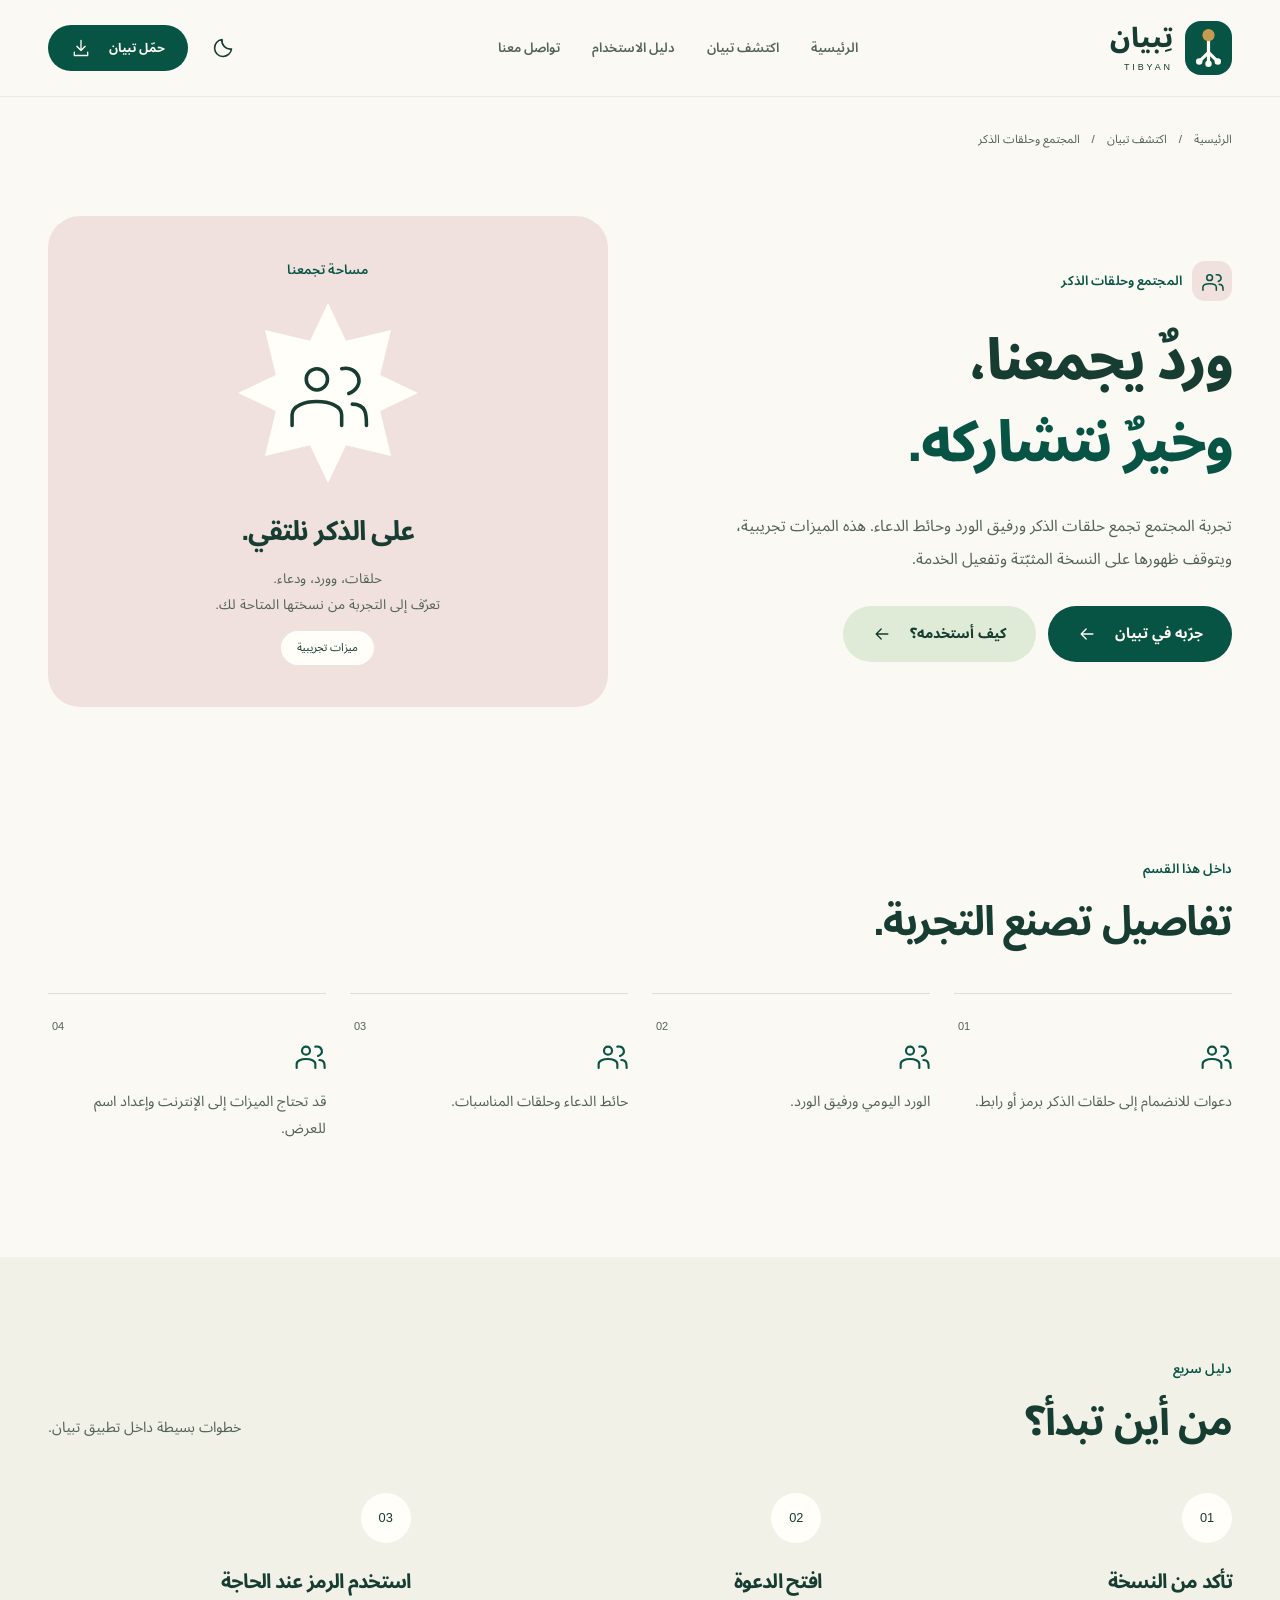
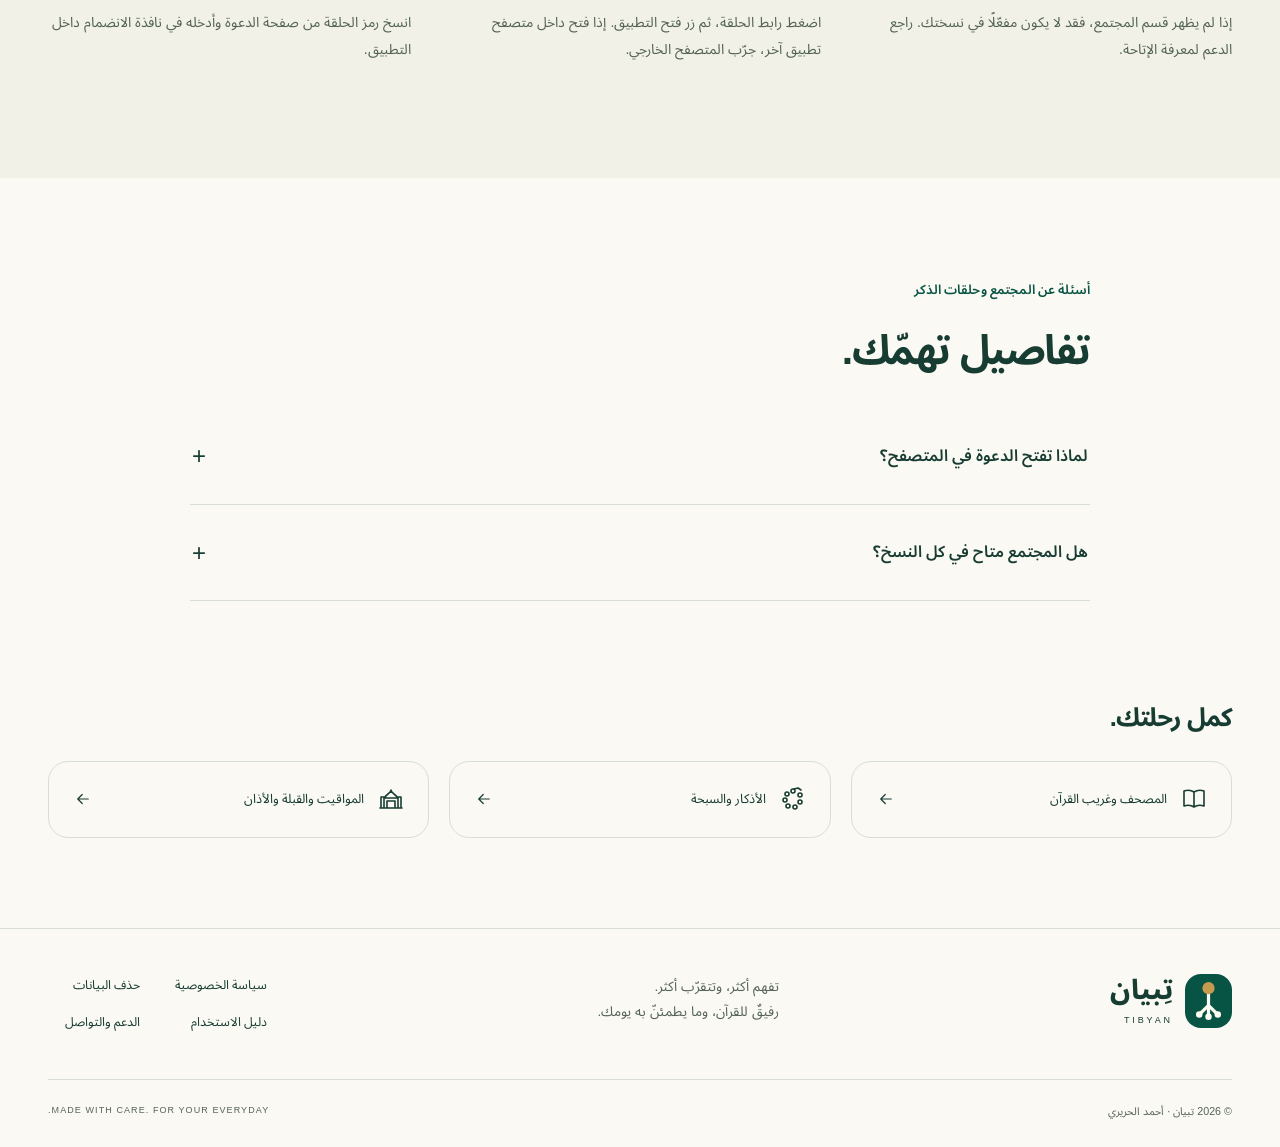
<file: community.html>
<!doctype html>
<html lang="ar" dir="rtl">
  <head>
    <meta charset="utf-8" />
    <meta name="viewport" content="width=device-width, initial-scale=1" />
    <meta name="theme-color" content="#075344" />
    <title>المجتمع وحلقات الذكر — تِبيان</title>
    <meta
      name="description"
      content="تجربة المجتمع تجمع حلقات الذكر ورفيق الورد وحائط الدعاء. هذه الميزات تجريبية، ويتوقف ظهورها على النسخة المثبّتة وتفعيل الخدمة."
    />
    <link rel="icon" href="assets/brand.svg" type="image/svg+xml" />
    <link rel="stylesheet" href="assets/site.css" />
    <script src="assets/site.js" defer></script>
  </head>
  <body>
    <a class="skip-link" href="#main">انتقل إلى المحتوى</a>
    <div class="scroll-progress" aria-hidden="true"></div>
    <header class="site-header">
      <div class="container header-inner">
        <a class="brand" href="./" aria-label="تبيان — الصفحة الرئيسية"
          ><span class="brand-mark"
            ><svg viewBox="0 0 140 212" aria-hidden="true">
              <path
                d="M70 68V130M70 130L22 178M70 130V190M70 130L118 178"
                stroke="currentColor"
                stroke-width="18"
                stroke-linecap="round"
                stroke-linejoin="round"
                fill="none"
              />
              <circle cx="18" cy="182" r="18" fill="currentColor" />
              <circle cx="70" cy="194" r="18" fill="currentColor" />
              <circle cx="122" cy="182" r="18" fill="currentColor" />
              <circle cx="70" cy="34" r="34" fill="#C69B50" /></svg></span
          ><span>تِبيان<small>TIBYAN</small></span></a
        >
        <nav class="desktop-nav" aria-label="التنقل الرئيسي">
          <a href="./">الرئيسية</a><a href="./#discover">اكتشف تبيان</a
          ><a href="guide.html">دليل الاستخدام</a
          ><a href="./#contact">تواصل معنا</a>
        </nav>
        <div class="header-actions">
          <button
            class="icon-button theme-toggle"
            type="button"
            aria-label="تفعيل المظهر الداكن"
            aria-pressed="false"
          >
            <svg
              class="icon"
              viewBox="0 0 24 24"
              fill="none"
              stroke="currentColor"
              stroke-width="1.6"
              stroke-linecap="round"
              stroke-linejoin="round"
              aria-hidden="true"
            >
              <path d="M20.5 13A8.5 8.5 0 0 1 11 3.5 8.5 8.5 0 1 0 20.5 13Z" />
            </svg></button
          ><a
            href="https://play.google.com/store/apps/details?id=com.app.tibyan"
            class="button button-small"
            >حمّل تبيان
            <svg
              class="icon"
              viewBox="0 0 24 24"
              fill="none"
              stroke="currentColor"
              stroke-width="1.6"
              stroke-linecap="round"
              stroke-linejoin="round"
              aria-hidden="true"
            >
              <path d="M12 3v12m-5-5 5 5 5-5M4 17v4h16v-4" /></svg></a
          ><button
            class="icon-button menu-toggle"
            type="button"
            aria-label="فتح القائمة"
            aria-expanded="false"
            aria-controls="mobile-nav"
          >
            <svg
              class="icon"
              viewBox="0 0 24 24"
              fill="none"
              stroke="currentColor"
              stroke-width="1.6"
              stroke-linecap="round"
              stroke-linejoin="round"
              aria-hidden="true"
            >
              <path d="M4 6h16M4 12h16M4 18h16" />
            </svg>
          </button>
        </div>
      </div>
      <nav
        class="mobile-nav"
        id="mobile-nav"
        aria-label="التنقل على الهاتف"
        hidden
      >
        <a href="./">الرئيسية</a><a href="./#discover">اكتشف تبيان</a
        ><a href="guide.html">دليل الاستخدام</a
        ><a href="privacy.html">سياسة الخصوصية</a
        ><a href="./#contact">تواصل معنا</a>
      </nav>
    </header>
    <main id="main">
      <div class="container breadcrumb">
        <a href="./">الرئيسية</a><span>/</span
        ><a href="./#discover">اكتشف تبيان</a><span>/</span
        ><span>المجتمع وحلقات الذكر</span>
      </div>
      <section class="feature-hero container">
        <div data-reveal>
          <span class="eyebrow"
            ><span class="mini-icon rose"
              ><svg
                class="icon"
                viewBox="0 0 24 24"
                fill="none"
                stroke="currentColor"
                stroke-width="1.6"
                stroke-linecap="round"
                stroke-linejoin="round"
                aria-hidden="true"
              >
                <circle cx="9" cy="8" r="3" />
                <path
                  d="M2 21v-3c0-5 14-5 14 0v3m0-16c5-1 7 5 2 7m1 3c4 0 4 3 4 6"
                /></svg></span
            >المجتمع وحلقات الذكر</span
          >
          <h1>وردٌ يجمعنا،<br /><em>وخيرٌ نتشاركه.</em></h1>
          <p class="hero-description">
            تجربة المجتمع تجمع حلقات الذكر ورفيق الورد وحائط الدعاء. هذه الميزات
            تجريبية، ويتوقف ظهورها على النسخة المثبّتة وتفعيل الخدمة.
          </p>
          <div class="hero-actions">
            <a
              class="button button-primary"
              href="https://play.google.com/store/apps/details?id=com.app.tibyan"
              >جرّبه في تبيان<svg
                class="icon"
                viewBox="0 0 24 24"
                fill="none"
                stroke="currentColor"
                stroke-width="1.6"
                stroke-linecap="round"
                stroke-linejoin="round"
                aria-hidden="true"
              >
                <path d="M19 12H5m6-6-6 6 6 6" /></svg></a
            ><a class="button button-tonal" href="#how"
              >كيف أستخدمه؟<svg
                class="icon"
                viewBox="0 0 24 24"
                fill="none"
                stroke="currentColor"
                stroke-width="1.6"
                stroke-linecap="round"
                stroke-linejoin="round"
                aria-hidden="true"
              >
                <path d="M19 12H5m6-6-6 6 6 6" /></svg
            ></a>
          </div>
        </div>
        <div data-reveal>
          <div class="demo-card community-demo">
            <span class="eyebrow">مساحة تجمعنا</span>
            <div class="community-orbit" aria-hidden="true">
              <svg
                class="icon"
                viewBox="0 0 24 24"
                fill="none"
                stroke="currentColor"
                stroke-width="1.6"
                stroke-linecap="round"
                stroke-linejoin="round"
                aria-hidden="true"
              >
                <circle cx="9" cy="8" r="3" />
                <path
                  d="M2 21v-3c0-5 14-5 14 0v3m0-16c5-1 7 5 2 7m1 3c4 0 4 3 4 6"
                /></svg
              ><svg class="rosette" viewBox="0 0 100 100" aria-hidden="true">
                <path
                  d="m50 0 10 21 25-6-6 25 21 10-21 10 6 25-25-6-10 21-10-21-25 6 6-25L0 50l21-10-6-25 25 6Z"
                  fill="currentColor"
                />
              </svg>
            </div>
            <h3>على الذكر نلتقي.</h3>
            <p>
              حلقات، وورد، ودعاء.<br />تعرّف إلى التجربة من نسختها المتاحة لك.
            </p>
            <span class="chip">ميزات تجريبية</span>
          </div>
        </div>
      </section>
      <section class="section container">
        <div class="section-heading" data-reveal>
          <div>
            <span class="eyebrow">داخل هذا القسم</span>
            <h2>تفاصيل تصنع التجربة.</h2>
          </div>
        </div>
        <div class="benefit-grid">
          <article class="benefit" data-reveal>
            <span class="benefit-num">01</span
            ><svg
              class="icon"
              viewBox="0 0 24 24"
              fill="none"
              stroke="currentColor"
              stroke-width="1.6"
              stroke-linecap="round"
              stroke-linejoin="round"
              aria-hidden="true"
            >
              <circle cx="9" cy="8" r="3" />
              <path
                d="M2 21v-3c0-5 14-5 14 0v3m0-16c5-1 7 5 2 7m1 3c4 0 4 3 4 6"
              />
            </svg>
            <p>دعوات للانضمام إلى حلقات الذكر برمز أو رابط.</p>
          </article>
          <article class="benefit" data-reveal>
            <span class="benefit-num">02</span
            ><svg
              class="icon"
              viewBox="0 0 24 24"
              fill="none"
              stroke="currentColor"
              stroke-width="1.6"
              stroke-linecap="round"
              stroke-linejoin="round"
              aria-hidden="true"
            >
              <circle cx="9" cy="8" r="3" />
              <path
                d="M2 21v-3c0-5 14-5 14 0v3m0-16c5-1 7 5 2 7m1 3c4 0 4 3 4 6"
              />
            </svg>
            <p>الورد اليومي ورفيق الورد.</p>
          </article>
          <article class="benefit" data-reveal>
            <span class="benefit-num">03</span
            ><svg
              class="icon"
              viewBox="0 0 24 24"
              fill="none"
              stroke="currentColor"
              stroke-width="1.6"
              stroke-linecap="round"
              stroke-linejoin="round"
              aria-hidden="true"
            >
              <circle cx="9" cy="8" r="3" />
              <path
                d="M2 21v-3c0-5 14-5 14 0v3m0-16c5-1 7 5 2 7m1 3c4 0 4 3 4 6"
              />
            </svg>
            <p>حائط الدعاء وحلقات المناسبات.</p>
          </article>
          <article class="benefit" data-reveal>
            <span class="benefit-num">04</span
            ><svg
              class="icon"
              viewBox="0 0 24 24"
              fill="none"
              stroke="currentColor"
              stroke-width="1.6"
              stroke-linecap="round"
              stroke-linejoin="round"
              aria-hidden="true"
            >
              <circle cx="9" cy="8" r="3" />
              <path
                d="M2 21v-3c0-5 14-5 14 0v3m0-16c5-1 7 5 2 7m1 3c4 0 4 3 4 6"
              />
            </svg>
            <p>قد تحتاج الميزات إلى الإنترنت وإعداد اسم للعرض.</p>
          </article>
        </div>
      </section>
      <section class="section steps-section" id="how">
        <div class="container">
          <div class="section-heading" data-reveal>
            <div>
              <span class="eyebrow">دليل سريع</span>
              <h2>من أين تبدأ؟</h2>
            </div>
            <p>خطوات بسيطة داخل تطبيق تبيان.</p>
          </div>
          <div class="steps-grid">
            <article class="step" data-reveal>
              <span>01</span>
              <h3>تأكد من النسخة</h3>
              <p>
                إذا لم يظهر قسم المجتمع، فقد لا يكون مفعّلًا في نسختك. راجع الدعم
                لمعرفة الإتاحة.
              </p>
            </article>
            <article class="step" data-reveal>
              <span>02</span>
              <h3>افتح الدعوة</h3>
              <p>
                اضغط رابط الحلقة، ثم زر فتح التطبيق. إذا فتح داخل متصفح تطبيق
                آخر، جرّب المتصفح الخارجي.
              </p>
            </article>
            <article class="step" data-reveal>
              <span>03</span>
              <h3>استخدم الرمز عند الحاجة</h3>
              <p>
                انسخ رمز الحلقة من صفحة الدعوة وأدخله في نافذة الانضمام داخل
                التطبيق.
              </p>
            </article>
          </div>
        </div>
      </section>
      <section class="section container narrow">
        <span class="eyebrow">أسئلة عن المجتمع وحلقات الذكر</span>
        <h2>تفاصيل تهمّك.</h2>
        <div class="faq-list">
          <details>
            <summary>
              لماذا تفتح الدعوة في المتصفح؟<span aria-hidden="true">+</span>
            </summary>
            <div class="faq-answer">
              <p>
                يعتمد الفتح المباشر على توثيق النطاق وإعدادات أندرويد والمتصفح
                والنسخة المثبّتة. استخدم زر الفتح أو انسخ رمز الحلقة كبديل.
              </p>
            </div>
          </details>
          <details>
            <summary>
              هل المجتمع متاح في كل النسخ؟<span aria-hidden="true">+</span>
            </summary>
            <div class="faq-answer">
              <p>
                الميزات تجريبية وليست مضمونة الإتاحة في كل نسخة. قد تحتاج تفعيلًا
                وخدمات عبر الإنترنت.
              </p>
            </div>
          </details>
        </div>
      </section>
      <section class="related container">
        <h2>كمل رحلتك.</h2>
        <div class="related-links">
          <a href="quran.html"
            ><svg
              class="icon"
              viewBox="0 0 24 24"
              fill="none"
              stroke="currentColor"
              stroke-width="1.6"
              stroke-linecap="round"
              stroke-linejoin="round"
              aria-hidden="true"
            >
              <path
                d="M12 5C9 3 5 3 2 4v15c3-1 7-1 10 1 3-2 7-2 10-1V4c-3-1-7-1-10 1Zm0 0v15"
              /></svg
            ><span>المصحف وغريب القرآن</span
            ><svg
              class="icon"
              viewBox="0 0 24 24"
              fill="none"
              stroke="currentColor"
              stroke-width="1.6"
              stroke-linecap="round"
              stroke-linejoin="round"
              aria-hidden="true"
            >
              <path d="M19 12H5m6-6-6 6 6 6" /></svg></a
          ><a href="adhkar.html"
            ><svg
              class="icon"
              viewBox="0 0 24 24"
              fill="none"
              stroke="currentColor"
              stroke-width="1.6"
              stroke-linecap="round"
              stroke-linejoin="round"
              aria-hidden="true"
            >
              <circle cx="12" cy="4" r="2" />
              <circle cx="6" cy="7" r="2" />
              <circle cx="4" cy="13" r="2" />
              <circle cx="7" cy="19" r="2" />
              <circle cx="14" cy="20" r="2" />
              <circle cx="19" cy="15" r="2" />
              <circle cx="19" cy="8" r="2" />
              <path d="m13 2 4-1m0 0 3 2" /></svg
            ><span>الأذكار والسبحة</span
            ><svg
              class="icon"
              viewBox="0 0 24 24"
              fill="none"
              stroke="currentColor"
              stroke-width="1.6"
              stroke-linecap="round"
              stroke-linejoin="round"
              aria-hidden="true"
            >
              <path d="M19 12H5m6-6-6 6 6 6" /></svg></a
          ><a href="prayer.html"
            ><svg
              class="icon"
              viewBox="0 0 24 24"
              fill="none"
              stroke="currentColor"
              stroke-width="1.6"
              stroke-linecap="round"
              stroke-linejoin="round"
              aria-hidden="true"
            >
              <path
                d="M5 21V10H2v11m20 0V10h-3v11M8 21v-7h8v7M6 11c0-4 6-4 6-8 0 4 6 4 6 8H6ZM1 21h22"
              /></svg
            ><span>المواقيت والقبلة والأذان</span
            ><svg
              class="icon"
              viewBox="0 0 24 24"
              fill="none"
              stroke="currentColor"
              stroke-width="1.6"
              stroke-linecap="round"
              stroke-linejoin="round"
              aria-hidden="true"
            >
              <path d="M19 12H5m6-6-6 6 6 6" /></svg
          ></a>
        </div>
      </section>
    </main>
    <footer class="site-footer">
      <div class="container">
        <div class="footer-top">
          <a class="brand" href="./" aria-label="تبيان — الصفحة الرئيسية"
            ><span class="brand-mark"
              ><svg viewBox="0 0 140 212" aria-hidden="true">
                <path
                  d="M70 68V130M70 130L22 178M70 130V190M70 130L118 178"
                  stroke="currentColor"
                  stroke-width="18"
                  stroke-linecap="round"
                  stroke-linejoin="round"
                  fill="none"
                />
                <circle cx="18" cy="182" r="18" fill="currentColor" />
                <circle cx="70" cy="194" r="18" fill="currentColor" />
                <circle cx="122" cy="182" r="18" fill="currentColor" />
                <circle cx="70" cy="34" r="34" fill="#C69B50" /></svg></span
            ><span>تِبيان<small>TIBYAN</small></span></a
          >
          <p>تفهم أكثر، وتتقرّب أكثر.<br />رفيقٌ للقرآن، وما يطمئنّ به يومك.</p>
          <div class="footer-links">
            <a href="privacy.html">سياسة الخصوصية</a
            ><a href="privacy.html#delete">حذف البيانات</a
            ><a href="guide.html">دليل الاستخدام</a
            ><a href="mailto:mr.ahmed.alhariri@gmail.com">الدعم والتواصل</a>
          </div>
        </div>
        <div class="footer-bottom">
          <span>© 2026 تبيان · أحمد الحريري</span
          ><span lang="en">MADE WITH CARE. FOR YOUR EVERYDAY.</span>
        </div>
      </div>
    </footer>
  </body>
</html>
</file>
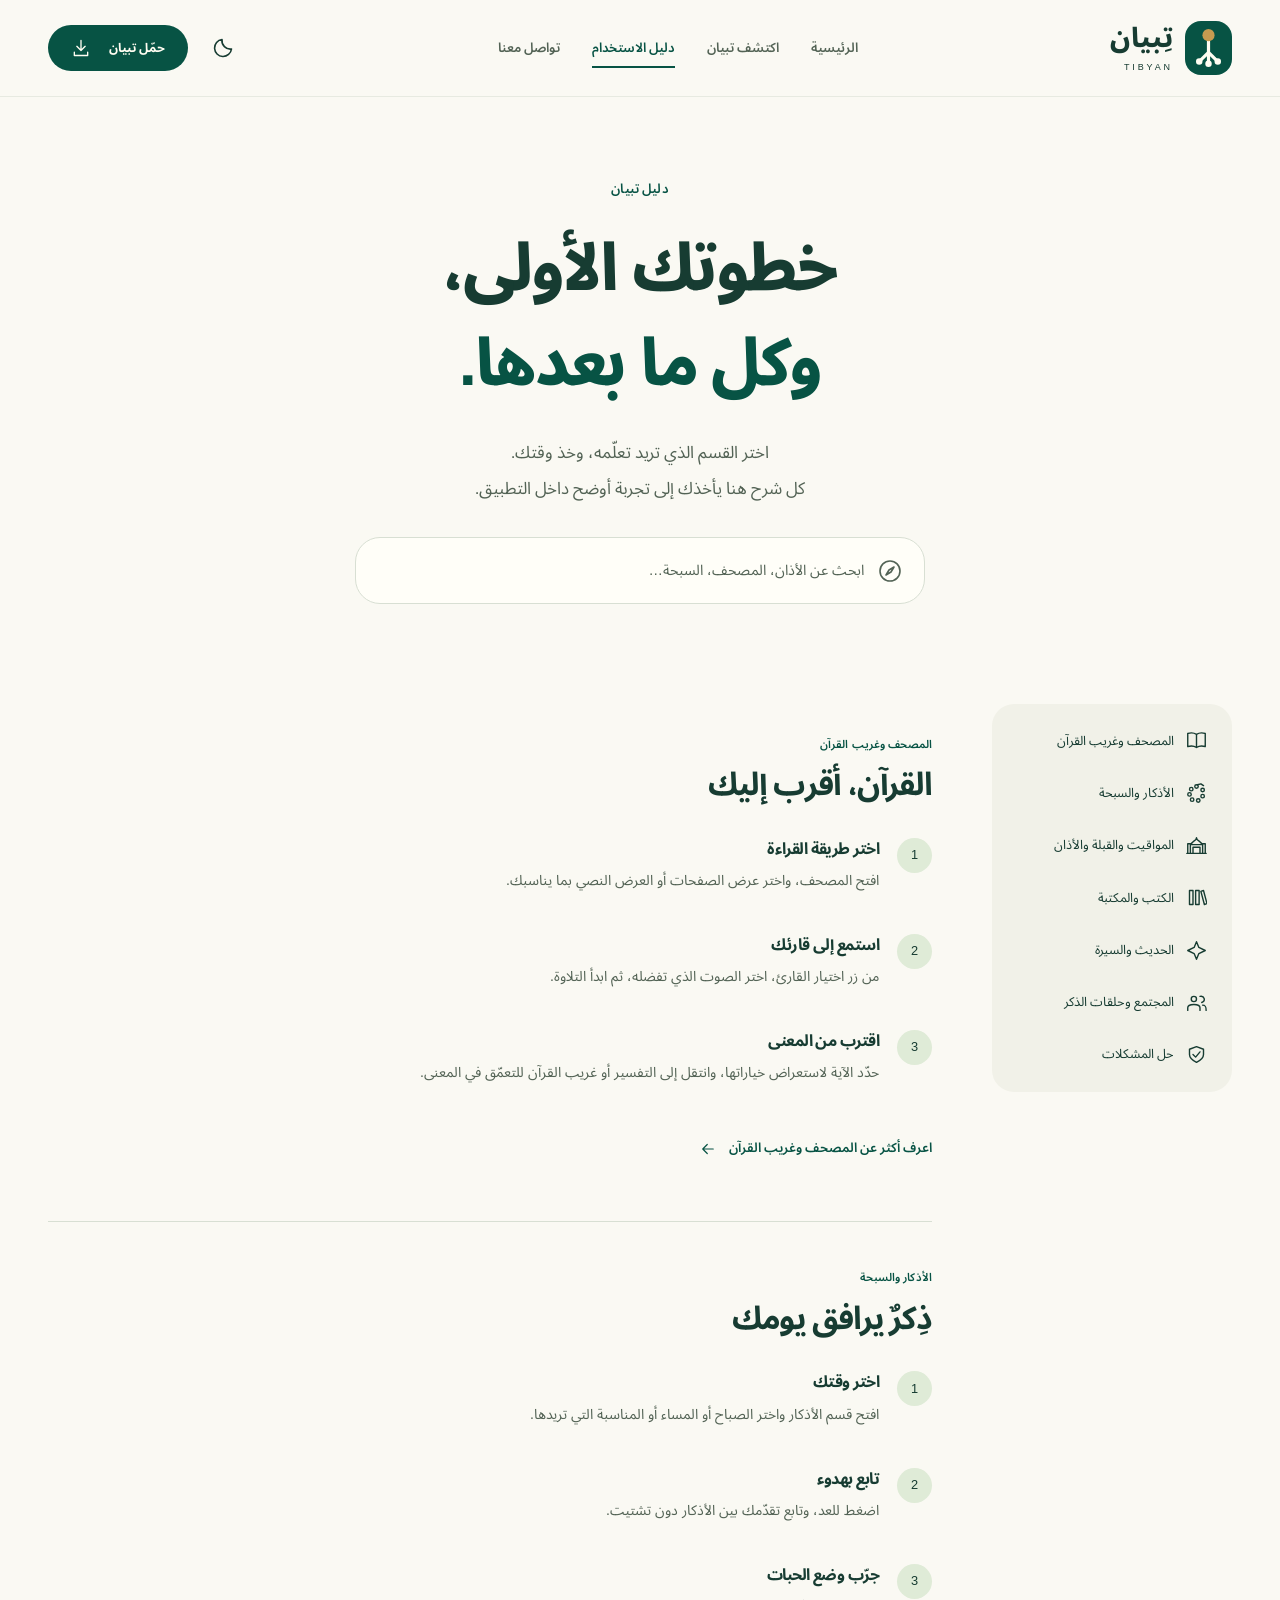
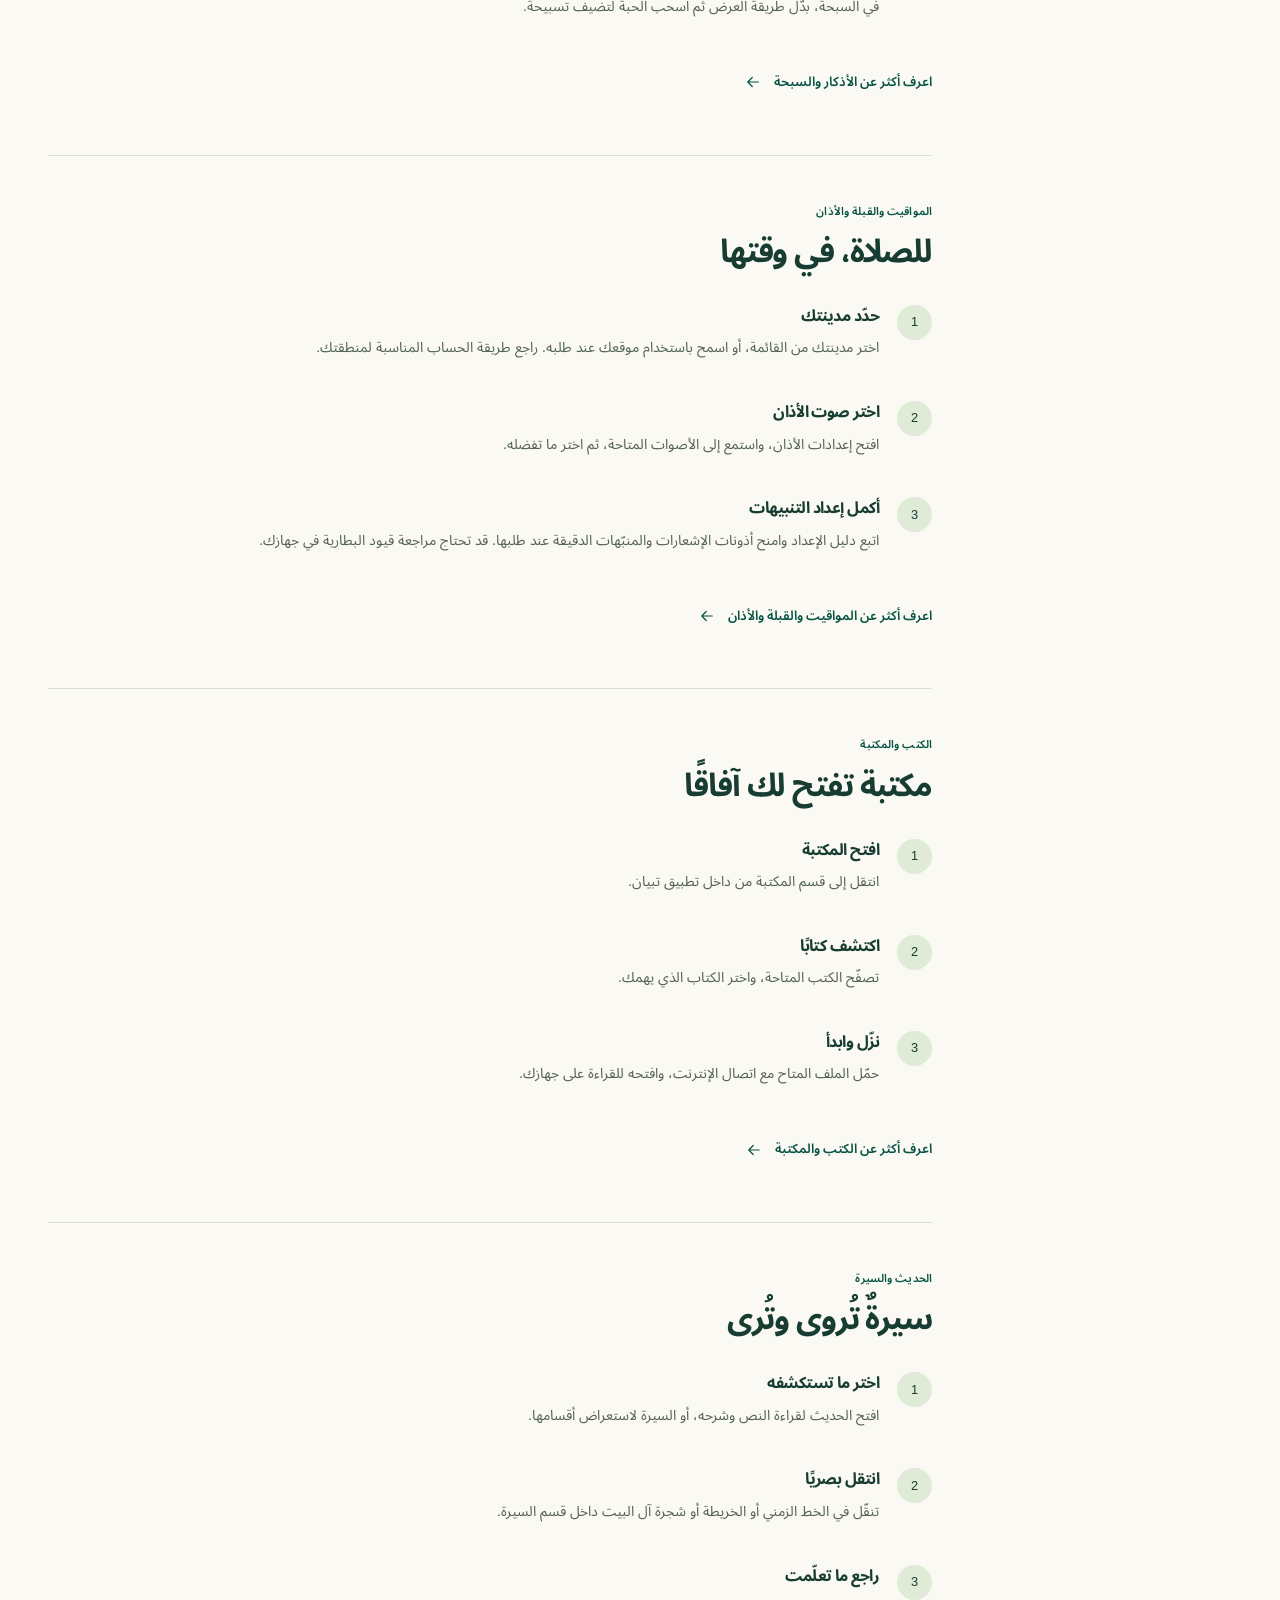
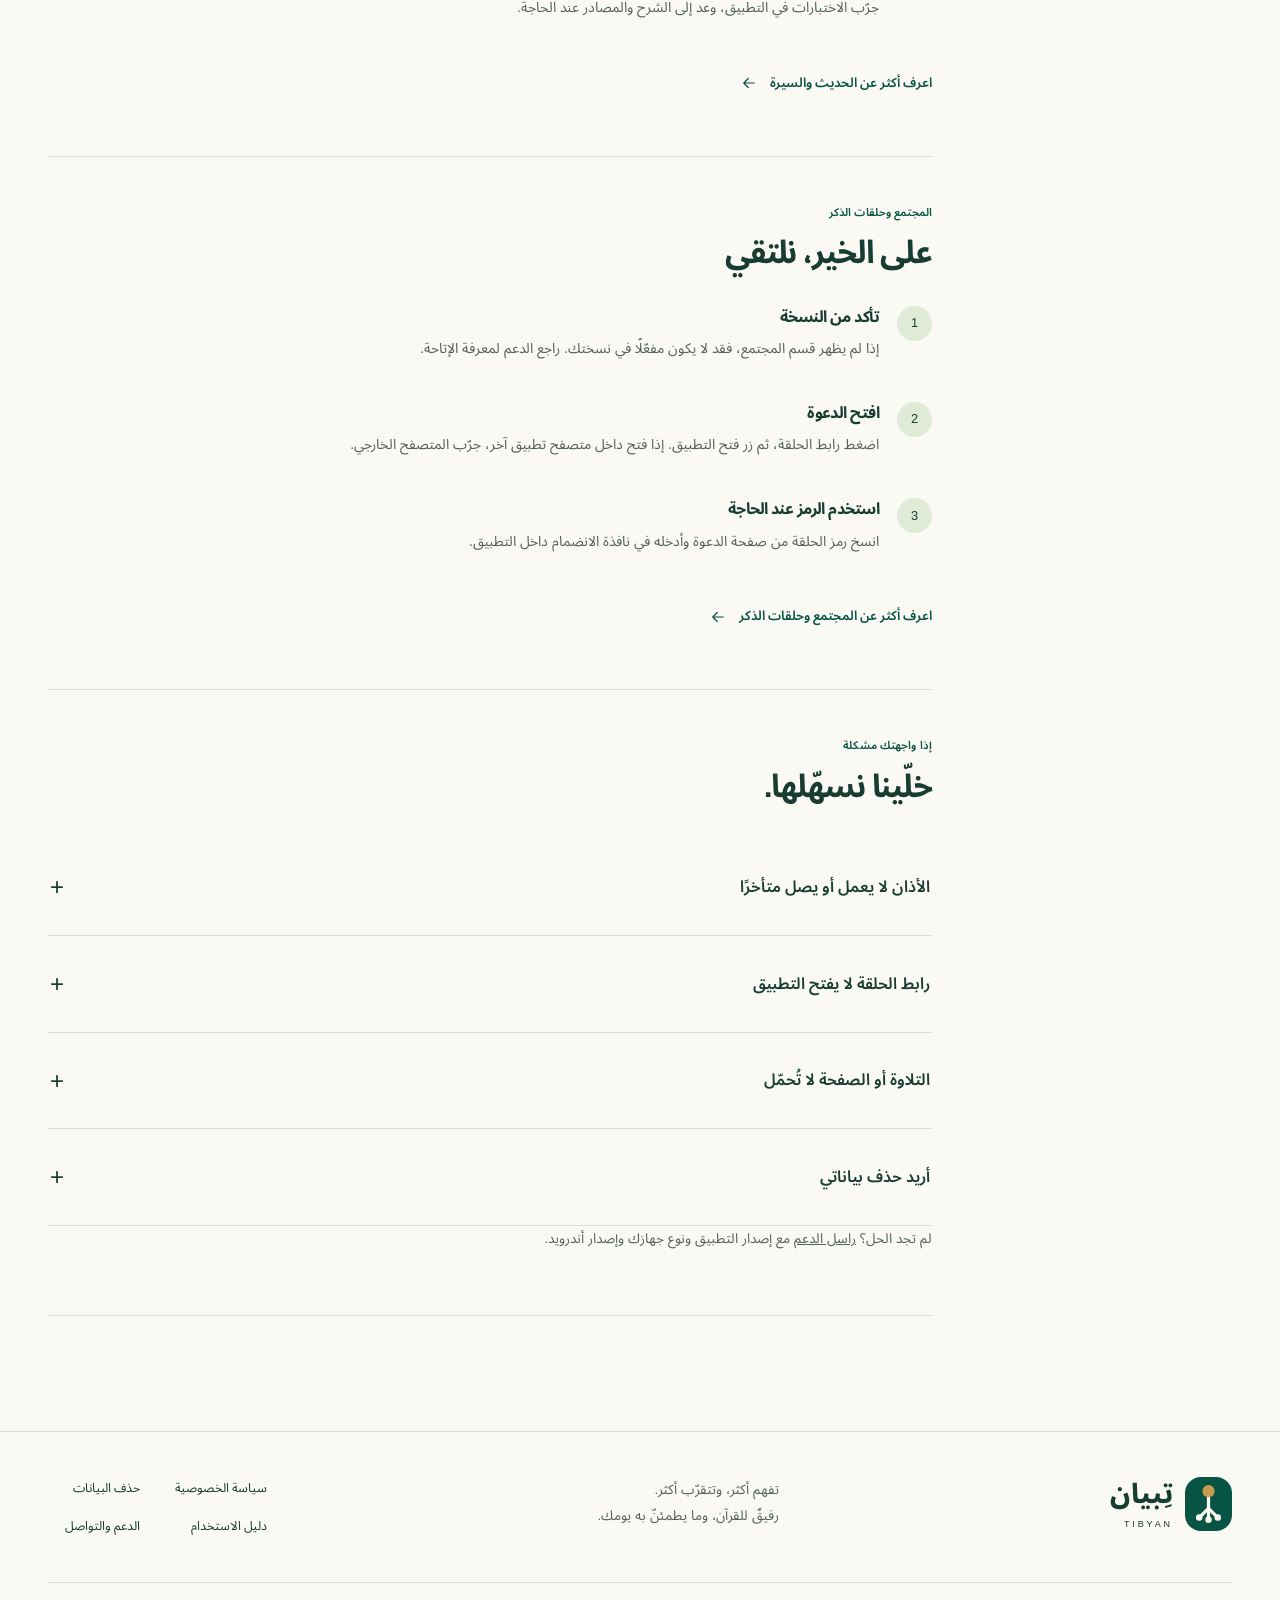
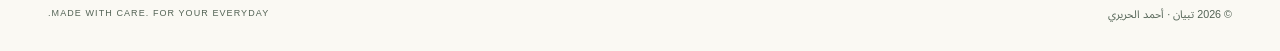
<file: guide.html>
<!doctype html>
<html lang="ar" dir="rtl">
  <head>
    <meta charset="utf-8" />
    <meta name="viewport" content="width=device-width, initial-scale=1" />
    <meta name="theme-color" content="#075344" />
    <title>دليل الاستخدام — تِبيان</title>
    <meta
      name="description"
      content="ابدأ مع تبيان: شرح القراءة والتلاوة، إعداد المواقيت والأذان، السبحة، المكتبة، وحل مشاكل روابط الدعوات."
    />
    <link rel="icon" href="assets/brand.svg" type="image/svg+xml" />
    <link rel="stylesheet" href="assets/site.css" />
    <script src="assets/site.js" defer></script>
  </head>
  <body>
    <a class="skip-link" href="#main">انتقل إلى المحتوى</a>
    <div class="scroll-progress" aria-hidden="true"></div>
    <header class="site-header">
      <div class="container header-inner">
        <a class="brand" href="./" aria-label="تبيان — الصفحة الرئيسية"
          ><span class="brand-mark"
            ><svg viewBox="0 0 140 212" aria-hidden="true">
              <path
                d="M70 68V130M70 130L22 178M70 130V190M70 130L118 178"
                stroke="currentColor"
                stroke-width="18"
                stroke-linecap="round"
                stroke-linejoin="round"
                fill="none"
              />
              <circle cx="18" cy="182" r="18" fill="currentColor" />
              <circle cx="70" cy="194" r="18" fill="currentColor" />
              <circle cx="122" cy="182" r="18" fill="currentColor" />
              <circle cx="70" cy="34" r="34" fill="#C69B50" /></svg></span
          ><span>تِبيان<small>TIBYAN</small></span></a
        >
        <nav class="desktop-nav" aria-label="التنقل الرئيسي">
          <a href="./">الرئيسية</a><a href="./#discover">اكتشف تبيان</a
          ><a href="guide.html" aria-current="page">دليل الاستخدام</a
          ><a href="./#contact">تواصل معنا</a>
        </nav>
        <div class="header-actions">
          <button
            class="icon-button theme-toggle"
            type="button"
            aria-label="تفعيل المظهر الداكن"
            aria-pressed="false"
          >
            <svg
              class="icon"
              viewBox="0 0 24 24"
              fill="none"
              stroke="currentColor"
              stroke-width="1.6"
              stroke-linecap="round"
              stroke-linejoin="round"
              aria-hidden="true"
            >
              <path d="M20.5 13A8.5 8.5 0 0 1 11 3.5 8.5 8.5 0 1 0 20.5 13Z" />
            </svg></button
          ><a
            href="https://play.google.com/store/apps/details?id=com.app.tibyan"
            class="button button-small"
            >حمّل تبيان
            <svg
              class="icon"
              viewBox="0 0 24 24"
              fill="none"
              stroke="currentColor"
              stroke-width="1.6"
              stroke-linecap="round"
              stroke-linejoin="round"
              aria-hidden="true"
            >
              <path d="M12 3v12m-5-5 5 5 5-5M4 17v4h16v-4" /></svg></a
          ><button
            class="icon-button menu-toggle"
            type="button"
            aria-label="فتح القائمة"
            aria-expanded="false"
            aria-controls="mobile-nav"
          >
            <svg
              class="icon"
              viewBox="0 0 24 24"
              fill="none"
              stroke="currentColor"
              stroke-width="1.6"
              stroke-linecap="round"
              stroke-linejoin="round"
              aria-hidden="true"
            >
              <path d="M4 6h16M4 12h16M4 18h16" />
            </svg>
          </button>
        </div>
      </div>
      <nav
        class="mobile-nav"
        id="mobile-nav"
        aria-label="التنقل على الهاتف"
        hidden
      >
        <a href="./">الرئيسية</a><a href="./#discover">اكتشف تبيان</a
        ><a href="guide.html">دليل الاستخدام</a
        ><a href="privacy.html">سياسة الخصوصية</a
        ><a href="./#contact">تواصل معنا</a>
      </nav>
    </header>
    <main id="main">
      <section class="guide-hero container" data-reveal>
        <span class="eyebrow">دليل تبيان</span>
        <h1>خطوتك الأولى،<br /><em>وكل ما بعدها.</em></h1>
        <p class="hero-description">
          اختر القسم الذي تريد تعلّمه، وخذ وقتك.<br />كل شرح هنا يأخذك إلى تجربة
          أوضح داخل التطبيق.
        </p>
        <label class="guide-search"
          ><svg
            class="icon"
            viewBox="0 0 24 24"
            fill="none"
            stroke="currentColor"
            stroke-width="1.6"
            stroke-linecap="round"
            stroke-linejoin="round"
            aria-hidden="true"
          >
            <circle cx="12" cy="12" r="10" />
            <path d="m16 8-3 5-5 3 3-5 5-3Z" /></svg
          ><span class="sr-only">ابحث في الشروحات</span
          ><input
            id="guide-search"
            type="search"
            placeholder="ابحث عن الأذان، المصحف، السبحة…"
            autocomplete="off"
        /></label>
        <p id="guide-search-status" class="small muted" role="status"></p>
      </section>
      <section class="container guide-layout">
        <aside class="guide-nav" aria-label="أقسام الدليل">
          <a href="#guide-quran"
            ><svg
              class="icon"
              viewBox="0 0 24 24"
              fill="none"
              stroke="currentColor"
              stroke-width="1.6"
              stroke-linecap="round"
              stroke-linejoin="round"
              aria-hidden="true"
            >
              <path
                d="M12 5C9 3 5 3 2 4v15c3-1 7-1 10 1 3-2 7-2 10-1V4c-3-1-7-1-10 1Zm0 0v15"
              /></svg
            >المصحف وغريب القرآن</a
          ><a href="#guide-adhkar"
            ><svg
              class="icon"
              viewBox="0 0 24 24"
              fill="none"
              stroke="currentColor"
              stroke-width="1.6"
              stroke-linecap="round"
              stroke-linejoin="round"
              aria-hidden="true"
            >
              <circle cx="12" cy="4" r="2" />
              <circle cx="6" cy="7" r="2" />
              <circle cx="4" cy="13" r="2" />
              <circle cx="7" cy="19" r="2" />
              <circle cx="14" cy="20" r="2" />
              <circle cx="19" cy="15" r="2" />
              <circle cx="19" cy="8" r="2" />
              <path d="m13 2 4-1m0 0 3 2" /></svg
            >الأذكار والسبحة</a
          ><a href="#guide-prayer"
            ><svg
              class="icon"
              viewBox="0 0 24 24"
              fill="none"
              stroke="currentColor"
              stroke-width="1.6"
              stroke-linecap="round"
              stroke-linejoin="round"
              aria-hidden="true"
            >
              <path
                d="M5 21V10H2v11m20 0V10h-3v11M8 21v-7h8v7M6 11c0-4 6-4 6-8 0 4 6 4 6 8H6ZM1 21h22"
              /></svg
            >المواقيت والقبلة والأذان</a
          ><a href="#guide-library"
            ><svg
              class="icon"
              viewBox="0 0 24 24"
              fill="none"
              stroke="currentColor"
              stroke-width="1.6"
              stroke-linecap="round"
              stroke-linejoin="round"
              aria-hidden="true"
            >
              <path d="M4 4h4v16H4zM11 4h4v16h-4zM17 5l3-1 4 15-3 1z" /></svg
            >الكتب والمكتبة</a
          ><a href="#guide-seerah"
            ><svg
              class="icon"
              viewBox="0 0 24 24"
              fill="none"
              stroke="currentColor"
              stroke-width="1.6"
              stroke-linecap="round"
              stroke-linejoin="round"
              aria-hidden="true"
            >
              <path
                d="m12 2 2.7 6.5L22 12l-7.3 3.5L12 22l-2.7-6.5L2 12l7.3-3.5L12 2Z"
              /></svg
            >الحديث والسيرة</a
          ><a href="#guide-community"
            ><svg
              class="icon"
              viewBox="0 0 24 24"
              fill="none"
              stroke="currentColor"
              stroke-width="1.6"
              stroke-linecap="round"
              stroke-linejoin="round"
              aria-hidden="true"
            >
              <circle cx="9" cy="8" r="3" />
              <path
                d="M2 21v-3c0-5 14-5 14 0v3m0-16c5-1 7 5 2 7m1 3c4 0 4 3 4 6"
              /></svg
            >المجتمع وحلقات الذكر</a
          ><a href="#troubleshooting"
            ><svg
              class="icon"
              viewBox="0 0 24 24"
              fill="none"
              stroke="currentColor"
              stroke-width="1.6"
              stroke-linecap="round"
              stroke-linejoin="round"
              aria-hidden="true"
            >
              <path d="m12 3 8 3v6c0 5-8 9-8 9s-8-4-8-9V6l8-3Z" />
              <path d="m8 12 3 3 5-6" /></svg
            >حل المشكلات</a
          >
        </aside>
        <div class="guide-content">
          <article class="guide-article" id="guide-quran" data-searchable>
            <span class="eyebrow">المصحف وغريب القرآن</span>
            <h2>القرآن، أقرب إليك</h2>
            <div class="guide-step">
              <span>1</span>
              <div>
                <h3>اختر طريقة القراءة</h3>
                <p>افتح المصحف، واختر عرض الصفحات أو العرض النصي بما يناسبك.</p>
              </div>
            </div>
            <div class="guide-step">
              <span>2</span>
              <div>
                <h3>استمع إلى قارئك</h3>
                <p>
                  من زر اختيار القارئ، اختر الصوت الذي تفضله، ثم ابدأ التلاوة.
                </p>
              </div>
            </div>
            <div class="guide-step">
              <span>3</span>
              <div>
                <h3>اقترب من المعنى</h3>
                <p>
                  حدّد الآية لاستعراض خياراتها، وانتقل إلى التفسير أو غريب القرآن
                  للتعمّق في المعنى.
                </p>
              </div>
            </div>
            <a class="text-link" href="quran.html"
              >اعرف أكثر عن المصحف وغريب القرآن
              <svg
                class="icon"
                viewBox="0 0 24 24"
                fill="none"
                stroke="currentColor"
                stroke-width="1.6"
                stroke-linecap="round"
                stroke-linejoin="round"
                aria-hidden="true"
              >
                <path d="M19 12H5m6-6-6 6 6 6" /></svg
            ></a>
          </article>
          <article class="guide-article" id="guide-adhkar" data-searchable>
            <span class="eyebrow">الأذكار والسبحة</span>
            <h2>ذِكرٌ يرافق يومك</h2>
            <div class="guide-step">
              <span>1</span>
              <div>
                <h3>اختر وقتك</h3>
                <p>
                  افتح قسم الأذكار واختر الصباح أو المساء أو المناسبة التي
                  تريدها.
                </p>
              </div>
            </div>
            <div class="guide-step">
              <span>2</span>
              <div>
                <h3>تابع بهدوء</h3>
                <p>اضغط للعد، وتابع تقدّمك بين الأذكار دون تشتيت.</p>
              </div>
            </div>
            <div class="guide-step">
              <span>3</span>
              <div>
                <h3>جرّب وضع الحبات</h3>
                <p>في السبحة، بدّل طريقة العرض ثم اسحب الحبة لتضيف تسبيحة.</p>
              </div>
            </div>
            <a class="text-link" href="adhkar.html"
              >اعرف أكثر عن الأذكار والسبحة
              <svg
                class="icon"
                viewBox="0 0 24 24"
                fill="none"
                stroke="currentColor"
                stroke-width="1.6"
                stroke-linecap="round"
                stroke-linejoin="round"
                aria-hidden="true"
              >
                <path d="M19 12H5m6-6-6 6 6 6" /></svg
            ></a>
          </article>
          <article class="guide-article" id="guide-prayer" data-searchable>
            <span class="eyebrow">المواقيت والقبلة والأذان</span>
            <h2>للصلاة، في وقتها</h2>
            <div class="guide-step">
              <span>1</span>
              <div>
                <h3>حدّد مدينتك</h3>
                <p>
                  اختر مدينتك من القائمة، أو اسمح باستخدام موقعك عند طلبه. راجع
                  طريقة الحساب المناسبة لمنطقتك.
                </p>
              </div>
            </div>
            <div class="guide-step">
              <span>2</span>
              <div>
                <h3>اختر صوت الأذان</h3>
                <p>
                  افتح إعدادات الأذان، واستمع إلى الأصوات المتاحة، ثم اختر ما
                  تفضله.
                </p>
              </div>
            </div>
            <div class="guide-step">
              <span>3</span>
              <div>
                <h3>أكمل إعداد التنبيهات</h3>
                <p>
                  اتبع دليل الإعداد وامنح أذونات الإشعارات والمنبّهات الدقيقة عند
                  طلبها. قد تحتاج مراجعة قيود البطارية في جهازك.
                </p>
              </div>
            </div>
            <a class="text-link" href="prayer.html"
              >اعرف أكثر عن المواقيت والقبلة والأذان
              <svg
                class="icon"
                viewBox="0 0 24 24"
                fill="none"
                stroke="currentColor"
                stroke-width="1.6"
                stroke-linecap="round"
                stroke-linejoin="round"
                aria-hidden="true"
              >
                <path d="M19 12H5m6-6-6 6 6 6" /></svg
            ></a>
          </article>
          <article class="guide-article" id="guide-library" data-searchable>
            <span class="eyebrow">الكتب والمكتبة</span>
            <h2>مكتبة تفتح لك آفاقًا</h2>
            <div class="guide-step">
              <span>1</span>
              <div>
                <h3>افتح المكتبة</h3>
                <p>انتقل إلى قسم المكتبة من داخل تطبيق تبيان.</p>
              </div>
            </div>
            <div class="guide-step">
              <span>2</span>
              <div>
                <h3>اكتشف كتابًا</h3>
                <p>تصفّح الكتب المتاحة، واختر الكتاب الذي يهمك.</p>
              </div>
            </div>
            <div class="guide-step">
              <span>3</span>
              <div>
                <h3>نزّل وابدأ</h3>
                <p>
                  حمّل الملف المتاح مع اتصال الإنترنت، وافتحه للقراءة على جهازك.
                </p>
              </div>
            </div>
            <a class="text-link" href="library.html"
              >اعرف أكثر عن الكتب والمكتبة
              <svg
                class="icon"
                viewBox="0 0 24 24"
                fill="none"
                stroke="currentColor"
                stroke-width="1.6"
                stroke-linecap="round"
                stroke-linejoin="round"
                aria-hidden="true"
              >
                <path d="M19 12H5m6-6-6 6 6 6" /></svg
            ></a>
          </article>
          <article class="guide-article" id="guide-seerah" data-searchable>
            <span class="eyebrow">الحديث والسيرة</span>
            <h2>سيرةٌ تُروى وتُرى</h2>
            <div class="guide-step">
              <span>1</span>
              <div>
                <h3>اختر ما تستكشفه</h3>
                <p>
                  افتح الحديث لقراءة النص وشرحه، أو السيرة لاستعراض أقسامها.
                </p>
              </div>
            </div>
            <div class="guide-step">
              <span>2</span>
              <div>
                <h3>انتقل بصريًا</h3>
                <p>
                  تنقّل في الخط الزمني أو الخريطة أو شجرة آل البيت داخل قسم
                  السيرة.
                </p>
              </div>
            </div>
            <div class="guide-step">
              <span>3</span>
              <div>
                <h3>راجع ما تعلّمت</h3>
                <p>
                  جرّب الاختبارات في التطبيق، وعد إلى الشرح والمصادر عند الحاجة.
                </p>
              </div>
            </div>
            <a class="text-link" href="seerah.html"
              >اعرف أكثر عن الحديث والسيرة
              <svg
                class="icon"
                viewBox="0 0 24 24"
                fill="none"
                stroke="currentColor"
                stroke-width="1.6"
                stroke-linecap="round"
                stroke-linejoin="round"
                aria-hidden="true"
              >
                <path d="M19 12H5m6-6-6 6 6 6" /></svg
            ></a>
          </article>
          <article class="guide-article" id="guide-community" data-searchable>
            <span class="eyebrow">المجتمع وحلقات الذكر</span>
            <h2>على الخير، نلتقي</h2>
            <div class="guide-step">
              <span>1</span>
              <div>
                <h3>تأكد من النسخة</h3>
                <p>
                  إذا لم يظهر قسم المجتمع، فقد لا يكون مفعّلًا في نسختك. راجع
                  الدعم لمعرفة الإتاحة.
                </p>
              </div>
            </div>
            <div class="guide-step">
              <span>2</span>
              <div>
                <h3>افتح الدعوة</h3>
                <p>
                  اضغط رابط الحلقة، ثم زر فتح التطبيق. إذا فتح داخل متصفح تطبيق
                  آخر، جرّب المتصفح الخارجي.
                </p>
              </div>
            </div>
            <div class="guide-step">
              <span>3</span>
              <div>
                <h3>استخدم الرمز عند الحاجة</h3>
                <p>
                  انسخ رمز الحلقة من صفحة الدعوة وأدخله في نافذة الانضمام داخل
                  التطبيق.
                </p>
              </div>
            </div>
            <a class="text-link" href="community.html"
              >اعرف أكثر عن المجتمع وحلقات الذكر
              <svg
                class="icon"
                viewBox="0 0 24 24"
                fill="none"
                stroke="currentColor"
                stroke-width="1.6"
                stroke-linecap="round"
                stroke-linejoin="round"
                aria-hidden="true"
              >
                <path d="M19 12H5m6-6-6 6 6 6" /></svg
            ></a>
          </article>
          <article class="guide-article" id="troubleshooting" data-searchable>
            <span class="eyebrow">إذا واجهتك مشكلة</span>
            <h2>خلّينا نسهّلها.</h2>
            <div class="faq-list">
              <details>
                <summary>
                  الأذان لا يعمل أو يصل متأخرًا<span aria-hidden="true">+</span>
                </summary>
                <div class="faq-answer">
                  <p>
                    تأكد من المدينة وطريقة حساب المواقيت، ثم راجع إذن الإشعارات
                    والمنبهات الدقيقة وإعدادات البطارية. افتح دليل إعداد الأذان
                    داخل التطبيق لتطبيق الخطوات المناسبة لجهازك.
                  </p>
                </div>
              </details>
              <details>
                <summary>
                  رابط الحلقة لا يفتح التطبيق<span aria-hidden="true">+</span>
                </summary>
                <div class="faq-answer">
                  <p>
                    جرّب فتح صفحة الدعوة في متصفح خارجي، ثم اضغط «افتح في
                    التطبيق». إذا لم ينجح، انسخ رمز الحلقة واستخدمه للانضمام
                    داخل نسخة تدعم المجتمع.
                  </p>
                </div>
              </details>
              <details>
                <summary>
                  التلاوة أو الصفحة لا تُحمّل<span aria-hidden="true">+</span>
                </summary>
                <div class="faq-answer">
                  <p>
                    تحقق من الإنترنت والمساحة المتاحة، وأعد المحاولة. احتفظ
                    بالمحتوى الذي تحتاجه بتنزيله قبل الخروج دون اتصال.
                  </p>
                </div>
              </details>
              <details>
                <summary>
                  أريد حذف بياناتي<span aria-hidden="true">+</span>
                </summary>
                <div class="faq-answer">
                  <p>
                    راجع قسم حذف البيانات في سياسة الخصوصية. حذف بيانات التطبيق
                    أو إزالته يحذف البيانات المحلية؛ انتبه إلى ما تريد الاحتفاظ
                    به قبل تنفيذ ذلك.
                  </p>
                </div>
              </details>
            </div>
            <p>
              لم تجد الحل؟
              <a href="mailto:mr.ahmed.alhariri@gmail.com">راسل الدعم</a> مع
              إصدار التطبيق ونوع جهازك وإصدار أندرويد.
            </p>
          </article>
        </div>
      </section>
    </main>
    <footer class="site-footer">
      <div class="container">
        <div class="footer-top">
          <a class="brand" href="./" aria-label="تبيان — الصفحة الرئيسية"
            ><span class="brand-mark"
              ><svg viewBox="0 0 140 212" aria-hidden="true">
                <path
                  d="M70 68V130M70 130L22 178M70 130V190M70 130L118 178"
                  stroke="currentColor"
                  stroke-width="18"
                  stroke-linecap="round"
                  stroke-linejoin="round"
                  fill="none"
                />
                <circle cx="18" cy="182" r="18" fill="currentColor" />
                <circle cx="70" cy="194" r="18" fill="currentColor" />
                <circle cx="122" cy="182" r="18" fill="currentColor" />
                <circle cx="70" cy="34" r="34" fill="#C69B50" /></svg></span
            ><span>تِبيان<small>TIBYAN</small></span></a
          >
          <p>تفهم أكثر، وتتقرّب أكثر.<br />رفيقٌ للقرآن، وما يطمئنّ به يومك.</p>
          <div class="footer-links">
            <a href="privacy.html">سياسة الخصوصية</a
            ><a href="privacy.html#delete">حذف البيانات</a
            ><a href="guide.html">دليل الاستخدام</a
            ><a href="mailto:mr.ahmed.alhariri@gmail.com">الدعم والتواصل</a>
          </div>
        </div>
        <div class="footer-bottom">
          <span>© 2026 تبيان · أحمد الحريري</span
          ><span lang="en">MADE WITH CARE. FOR YOUR EVERYDAY.</span>
        </div>
      </div>
    </footer>
  </body>
</html>
</file>
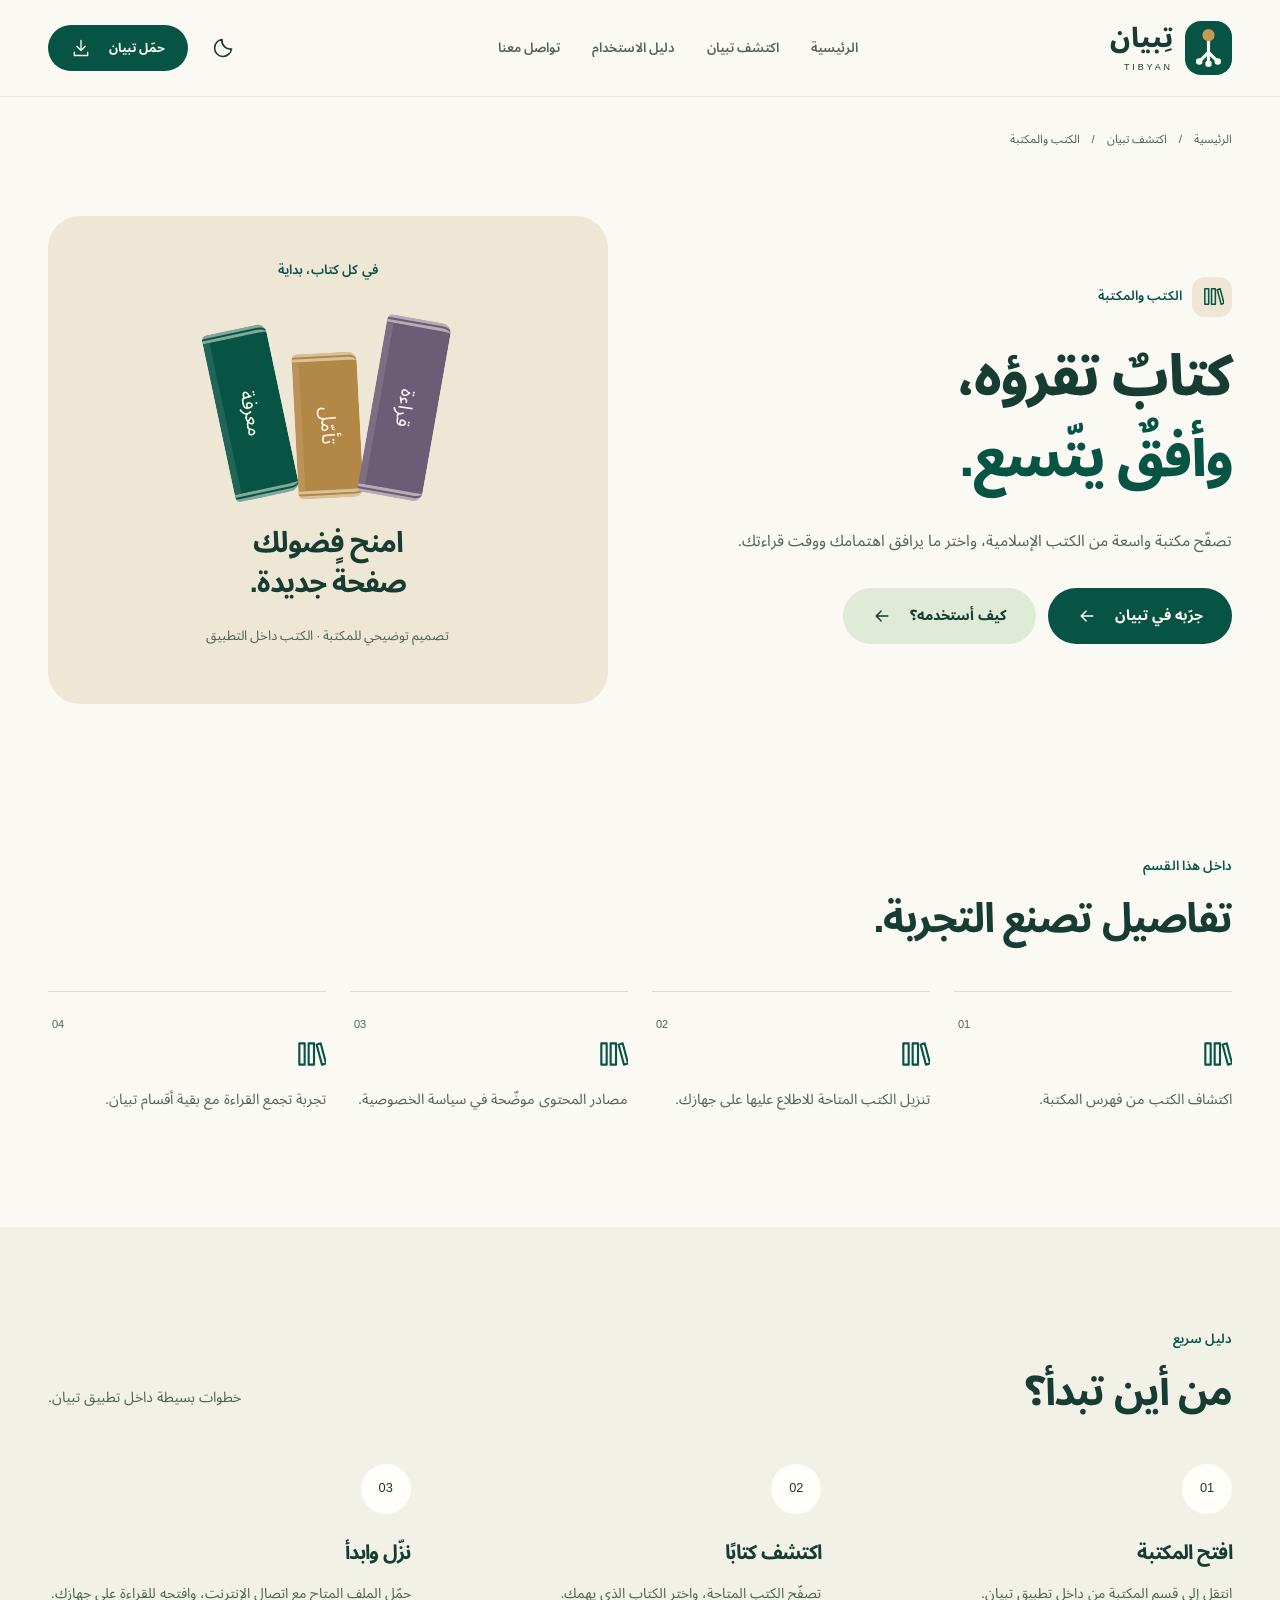
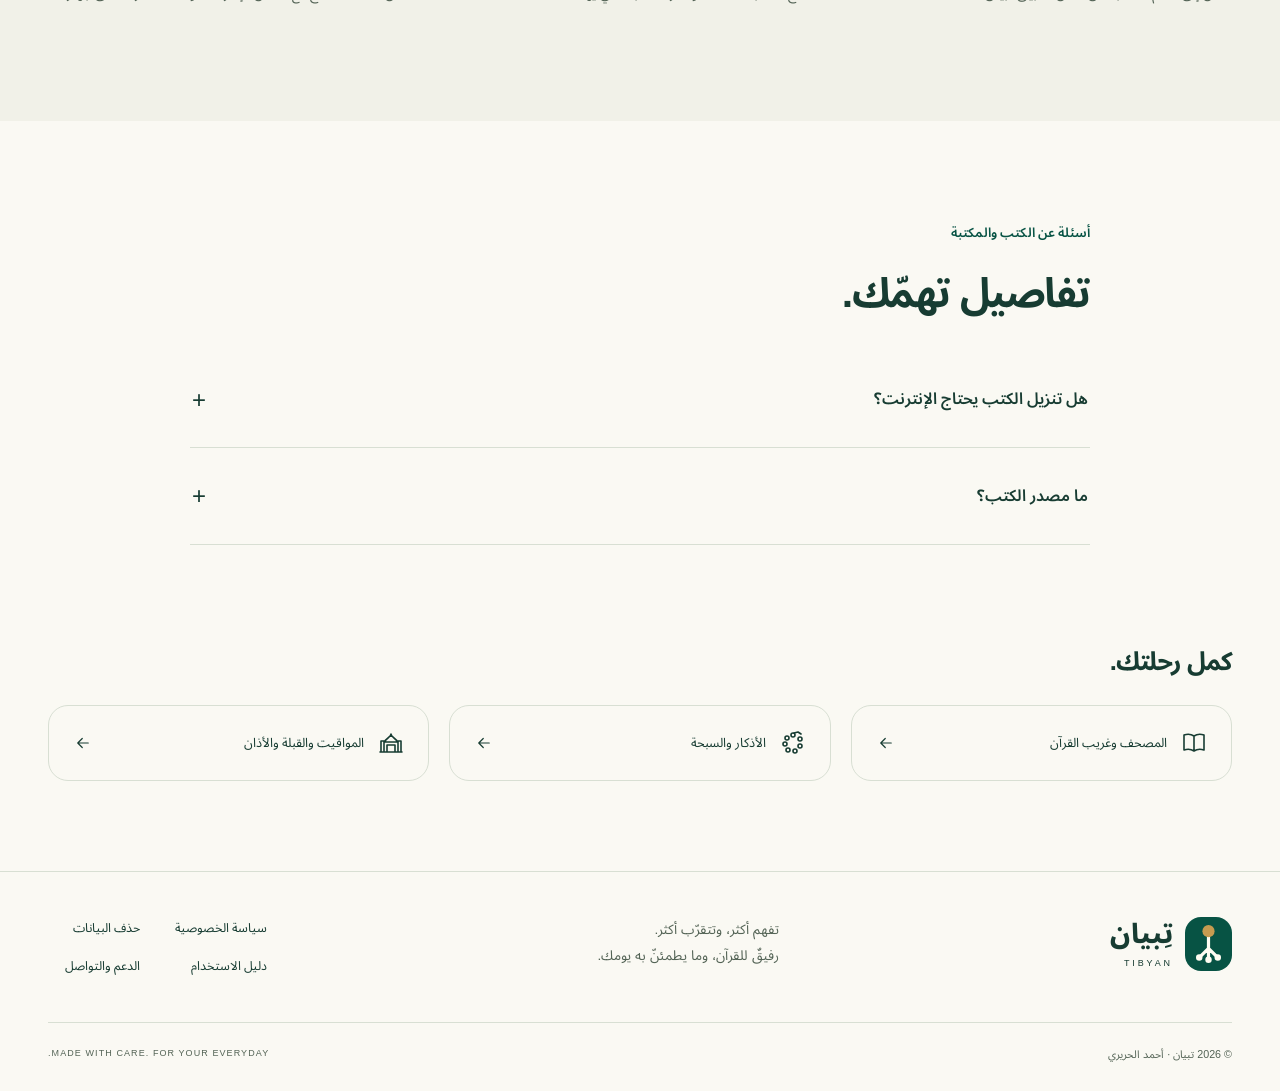
<file: library.html>
<!doctype html>
<html lang="ar" dir="rtl">
  <head>
    <meta charset="utf-8" />
    <meta name="viewport" content="width=device-width, initial-scale=1" />
    <meta name="theme-color" content="#075344" />
    <title>الكتب والمكتبة — تِبيان</title>
    <meta
      name="description"
      content="تصفّح مكتبة واسعة من الكتب الإسلامية، واختر ما يرافق اهتمامك ووقت قراءتك."
    />
    <link rel="icon" href="assets/brand.svg" type="image/svg+xml" />
    <link rel="stylesheet" href="assets/site.css" />
    <script src="assets/site.js" defer></script>
  </head>
  <body>
    <a class="skip-link" href="#main">انتقل إلى المحتوى</a>
    <div class="scroll-progress" aria-hidden="true"></div>
    <header class="site-header">
      <div class="container header-inner">
        <a class="brand" href="./" aria-label="تبيان — الصفحة الرئيسية"
          ><span class="brand-mark"
            ><svg viewBox="0 0 140 212" aria-hidden="true">
              <path
                d="M70 68V130M70 130L22 178M70 130V190M70 130L118 178"
                stroke="currentColor"
                stroke-width="18"
                stroke-linecap="round"
                stroke-linejoin="round"
                fill="none"
              />
              <circle cx="18" cy="182" r="18" fill="currentColor" />
              <circle cx="70" cy="194" r="18" fill="currentColor" />
              <circle cx="122" cy="182" r="18" fill="currentColor" />
              <circle cx="70" cy="34" r="34" fill="#C69B50" /></svg></span
          ><span>تِبيان<small>TIBYAN</small></span></a
        >
        <nav class="desktop-nav" aria-label="التنقل الرئيسي">
          <a href="./">الرئيسية</a><a href="./#discover">اكتشف تبيان</a
          ><a href="guide.html">دليل الاستخدام</a
          ><a href="./#contact">تواصل معنا</a>
        </nav>
        <div class="header-actions">
          <button
            class="icon-button theme-toggle"
            type="button"
            aria-label="تفعيل المظهر الداكن"
            aria-pressed="false"
          >
            <svg
              class="icon"
              viewBox="0 0 24 24"
              fill="none"
              stroke="currentColor"
              stroke-width="1.6"
              stroke-linecap="round"
              stroke-linejoin="round"
              aria-hidden="true"
            >
              <path d="M20.5 13A8.5 8.5 0 0 1 11 3.5 8.5 8.5 0 1 0 20.5 13Z" />
            </svg></button
          ><a
            href="https://play.google.com/store/apps/details?id=com.app.tibyan"
            class="button button-small"
            >حمّل تبيان
            <svg
              class="icon"
              viewBox="0 0 24 24"
              fill="none"
              stroke="currentColor"
              stroke-width="1.6"
              stroke-linecap="round"
              stroke-linejoin="round"
              aria-hidden="true"
            >
              <path d="M12 3v12m-5-5 5 5 5-5M4 17v4h16v-4" /></svg></a
          ><button
            class="icon-button menu-toggle"
            type="button"
            aria-label="فتح القائمة"
            aria-expanded="false"
            aria-controls="mobile-nav"
          >
            <svg
              class="icon"
              viewBox="0 0 24 24"
              fill="none"
              stroke="currentColor"
              stroke-width="1.6"
              stroke-linecap="round"
              stroke-linejoin="round"
              aria-hidden="true"
            >
              <path d="M4 6h16M4 12h16M4 18h16" />
            </svg>
          </button>
        </div>
      </div>
      <nav
        class="mobile-nav"
        id="mobile-nav"
        aria-label="التنقل على الهاتف"
        hidden
      >
        <a href="./">الرئيسية</a><a href="./#discover">اكتشف تبيان</a
        ><a href="guide.html">دليل الاستخدام</a
        ><a href="privacy.html">سياسة الخصوصية</a
        ><a href="./#contact">تواصل معنا</a>
      </nav>
    </header>
    <main id="main">
      <div class="container breadcrumb">
        <a href="./">الرئيسية</a><span>/</span
        ><a href="./#discover">اكتشف تبيان</a><span>/</span
        ><span>الكتب والمكتبة</span>
      </div>
      <section class="feature-hero container">
        <div data-reveal>
          <span class="eyebrow"
            ><span class="mini-icon sand"
              ><svg
                class="icon"
                viewBox="0 0 24 24"
                fill="none"
                stroke="currentColor"
                stroke-width="1.6"
                stroke-linecap="round"
                stroke-linejoin="round"
                aria-hidden="true"
              >
                <path
                  d="M4 4h4v16H4zM11 4h4v16h-4zM17 5l3-1 4 15-3 1z"
                /></svg></span
            >الكتب والمكتبة</span
          >
          <h1>كتابٌ تقرؤه،<br /><em>وأفقٌ يتّسع.</em></h1>
          <p class="hero-description">
            تصفّح مكتبة واسعة من الكتب الإسلامية، واختر ما يرافق اهتمامك ووقت
            قراءتك.
          </p>
          <div class="hero-actions">
            <a
              class="button button-primary"
              href="https://play.google.com/store/apps/details?id=com.app.tibyan"
              >جرّبه في تبيان<svg
                class="icon"
                viewBox="0 0 24 24"
                fill="none"
                stroke="currentColor"
                stroke-width="1.6"
                stroke-linecap="round"
                stroke-linejoin="round"
                aria-hidden="true"
              >
                <path d="M19 12H5m6-6-6 6 6 6" /></svg></a
            ><a class="button button-tonal" href="#how"
              >كيف أستخدمه؟<svg
                class="icon"
                viewBox="0 0 24 24"
                fill="none"
                stroke="currentColor"
                stroke-width="1.6"
                stroke-linecap="round"
                stroke-linejoin="round"
                aria-hidden="true"
              >
                <path d="M19 12H5m6-6-6 6 6 6" /></svg
            ></a>
          </div>
        </div>
        <div data-reveal>
          <div class="demo-card library-demo">
            <span class="eyebrow">في كل كتاب، بداية</span>
            <div class="book-stack" aria-hidden="true">
              <div><span>معرفة</span></div>
              <div><span>تأمّل</span></div>
              <div><span>قراءة</span></div>
            </div>
            <h3>امنح فضولك<br />صفحةً جديدة.</h3>
            <p class="small muted">تصميم توضيحي للمكتبة · الكتب داخل التطبيق</p>
          </div>
        </div>
      </section>
      <section class="section container">
        <div class="section-heading" data-reveal>
          <div>
            <span class="eyebrow">داخل هذا القسم</span>
            <h2>تفاصيل تصنع التجربة.</h2>
          </div>
        </div>
        <div class="benefit-grid">
          <article class="benefit" data-reveal>
            <span class="benefit-num">01</span
            ><svg
              class="icon"
              viewBox="0 0 24 24"
              fill="none"
              stroke="currentColor"
              stroke-width="1.6"
              stroke-linecap="round"
              stroke-linejoin="round"
              aria-hidden="true"
            >
              <path d="M4 4h4v16H4zM11 4h4v16h-4zM17 5l3-1 4 15-3 1z" />
            </svg>
            <p>اكتشاف الكتب من فهرس المكتبة.</p>
          </article>
          <article class="benefit" data-reveal>
            <span class="benefit-num">02</span
            ><svg
              class="icon"
              viewBox="0 0 24 24"
              fill="none"
              stroke="currentColor"
              stroke-width="1.6"
              stroke-linecap="round"
              stroke-linejoin="round"
              aria-hidden="true"
            >
              <path d="M4 4h4v16H4zM11 4h4v16h-4zM17 5l3-1 4 15-3 1z" />
            </svg>
            <p>تنزيل الكتب المتاحة للاطلاع عليها على جهازك.</p>
          </article>
          <article class="benefit" data-reveal>
            <span class="benefit-num">03</span
            ><svg
              class="icon"
              viewBox="0 0 24 24"
              fill="none"
              stroke="currentColor"
              stroke-width="1.6"
              stroke-linecap="round"
              stroke-linejoin="round"
              aria-hidden="true"
            >
              <path d="M4 4h4v16H4zM11 4h4v16h-4zM17 5l3-1 4 15-3 1z" />
            </svg>
            <p>مصادر المحتوى موضّحة في سياسة الخصوصية.</p>
          </article>
          <article class="benefit" data-reveal>
            <span class="benefit-num">04</span
            ><svg
              class="icon"
              viewBox="0 0 24 24"
              fill="none"
              stroke="currentColor"
              stroke-width="1.6"
              stroke-linecap="round"
              stroke-linejoin="round"
              aria-hidden="true"
            >
              <path d="M4 4h4v16H4zM11 4h4v16h-4zM17 5l3-1 4 15-3 1z" />
            </svg>
            <p>تجربة تجمع القراءة مع بقية أقسام تبيان.</p>
          </article>
        </div>
      </section>
      <section class="section steps-section" id="how">
        <div class="container">
          <div class="section-heading" data-reveal>
            <div>
              <span class="eyebrow">دليل سريع</span>
              <h2>من أين تبدأ؟</h2>
            </div>
            <p>خطوات بسيطة داخل تطبيق تبيان.</p>
          </div>
          <div class="steps-grid">
            <article class="step" data-reveal>
              <span>01</span>
              <h3>افتح المكتبة</h3>
              <p>انتقل إلى قسم المكتبة من داخل تطبيق تبيان.</p>
            </article>
            <article class="step" data-reveal>
              <span>02</span>
              <h3>اكتشف كتابًا</h3>
              <p>تصفّح الكتب المتاحة، واختر الكتاب الذي يهمك.</p>
            </article>
            <article class="step" data-reveal>
              <span>03</span>
              <h3>نزّل وابدأ</h3>
              <p>
                حمّل الملف المتاح مع اتصال الإنترنت، وافتحه للقراءة على جهازك.
              </p>
            </article>
          </div>
        </div>
      </section>
      <section class="section container narrow">
        <span class="eyebrow">أسئلة عن الكتب والمكتبة</span>
        <h2>تفاصيل تهمّك.</h2>
        <div class="faq-list">
          <details>
            <summary>
              هل تنزيل الكتب يحتاج الإنترنت؟<span aria-hidden="true">+</span>
            </summary>
            <div class="faq-answer">
              <p>
                نعم، يلزم الاتصال لتنزيل كتاب غير موجود على جهازك. بعد التنزيل،
                تعتمد إتاحة القراءة دون اتصال على الملف وطريقة فتحه.
              </p>
            </div>
          </details>
          <details>
            <summary>ما مصدر الكتب؟<span aria-hidden="true">+</span></summary>
            <div class="faq-answer">
              <p>
                يجلب التطبيق فهرس الكتب وملفاتها من IslamHouse، كما هو موضّح في
                سياسة الخصوصية.
              </p>
            </div>
          </details>
        </div>
      </section>
      <section class="related container">
        <h2>كمل رحلتك.</h2>
        <div class="related-links">
          <a href="quran.html"
            ><svg
              class="icon"
              viewBox="0 0 24 24"
              fill="none"
              stroke="currentColor"
              stroke-width="1.6"
              stroke-linecap="round"
              stroke-linejoin="round"
              aria-hidden="true"
            >
              <path
                d="M12 5C9 3 5 3 2 4v15c3-1 7-1 10 1 3-2 7-2 10-1V4c-3-1-7-1-10 1Zm0 0v15"
              /></svg
            ><span>المصحف وغريب القرآن</span
            ><svg
              class="icon"
              viewBox="0 0 24 24"
              fill="none"
              stroke="currentColor"
              stroke-width="1.6"
              stroke-linecap="round"
              stroke-linejoin="round"
              aria-hidden="true"
            >
              <path d="M19 12H5m6-6-6 6 6 6" /></svg></a
          ><a href="adhkar.html"
            ><svg
              class="icon"
              viewBox="0 0 24 24"
              fill="none"
              stroke="currentColor"
              stroke-width="1.6"
              stroke-linecap="round"
              stroke-linejoin="round"
              aria-hidden="true"
            >
              <circle cx="12" cy="4" r="2" />
              <circle cx="6" cy="7" r="2" />
              <circle cx="4" cy="13" r="2" />
              <circle cx="7" cy="19" r="2" />
              <circle cx="14" cy="20" r="2" />
              <circle cx="19" cy="15" r="2" />
              <circle cx="19" cy="8" r="2" />
              <path d="m13 2 4-1m0 0 3 2" /></svg
            ><span>الأذكار والسبحة</span
            ><svg
              class="icon"
              viewBox="0 0 24 24"
              fill="none"
              stroke="currentColor"
              stroke-width="1.6"
              stroke-linecap="round"
              stroke-linejoin="round"
              aria-hidden="true"
            >
              <path d="M19 12H5m6-6-6 6 6 6" /></svg></a
          ><a href="prayer.html"
            ><svg
              class="icon"
              viewBox="0 0 24 24"
              fill="none"
              stroke="currentColor"
              stroke-width="1.6"
              stroke-linecap="round"
              stroke-linejoin="round"
              aria-hidden="true"
            >
              <path
                d="M5 21V10H2v11m20 0V10h-3v11M8 21v-7h8v7M6 11c0-4 6-4 6-8 0 4 6 4 6 8H6ZM1 21h22"
              /></svg
            ><span>المواقيت والقبلة والأذان</span
            ><svg
              class="icon"
              viewBox="0 0 24 24"
              fill="none"
              stroke="currentColor"
              stroke-width="1.6"
              stroke-linecap="round"
              stroke-linejoin="round"
              aria-hidden="true"
            >
              <path d="M19 12H5m6-6-6 6 6 6" /></svg
          ></a>
        </div>
      </section>
    </main>
    <footer class="site-footer">
      <div class="container">
        <div class="footer-top">
          <a class="brand" href="./" aria-label="تبيان — الصفحة الرئيسية"
            ><span class="brand-mark"
              ><svg viewBox="0 0 140 212" aria-hidden="true">
                <path
                  d="M70 68V130M70 130L22 178M70 130V190M70 130L118 178"
                  stroke="currentColor"
                  stroke-width="18"
                  stroke-linecap="round"
                  stroke-linejoin="round"
                  fill="none"
                />
                <circle cx="18" cy="182" r="18" fill="currentColor" />
                <circle cx="70" cy="194" r="18" fill="currentColor" />
                <circle cx="122" cy="182" r="18" fill="currentColor" />
                <circle cx="70" cy="34" r="34" fill="#C69B50" /></svg></span
            ><span>تِبيان<small>TIBYAN</small></span></a
          >
          <p>تفهم أكثر، وتتقرّب أكثر.<br />رفيقٌ للقرآن، وما يطمئنّ به يومك.</p>
          <div class="footer-links">
            <a href="privacy.html">سياسة الخصوصية</a
            ><a href="privacy.html#delete">حذف البيانات</a
            ><a href="guide.html">دليل الاستخدام</a
            ><a href="mailto:mr.ahmed.alhariri@gmail.com">الدعم والتواصل</a>
          </div>
        </div>
        <div class="footer-bottom">
          <span>© 2026 تبيان · أحمد الحريري</span
          ><span lang="en">MADE WITH CARE. FOR YOUR EVERYDAY.</span>
        </div>
      </div>
    </footer>
  </body>
</html>
</file>
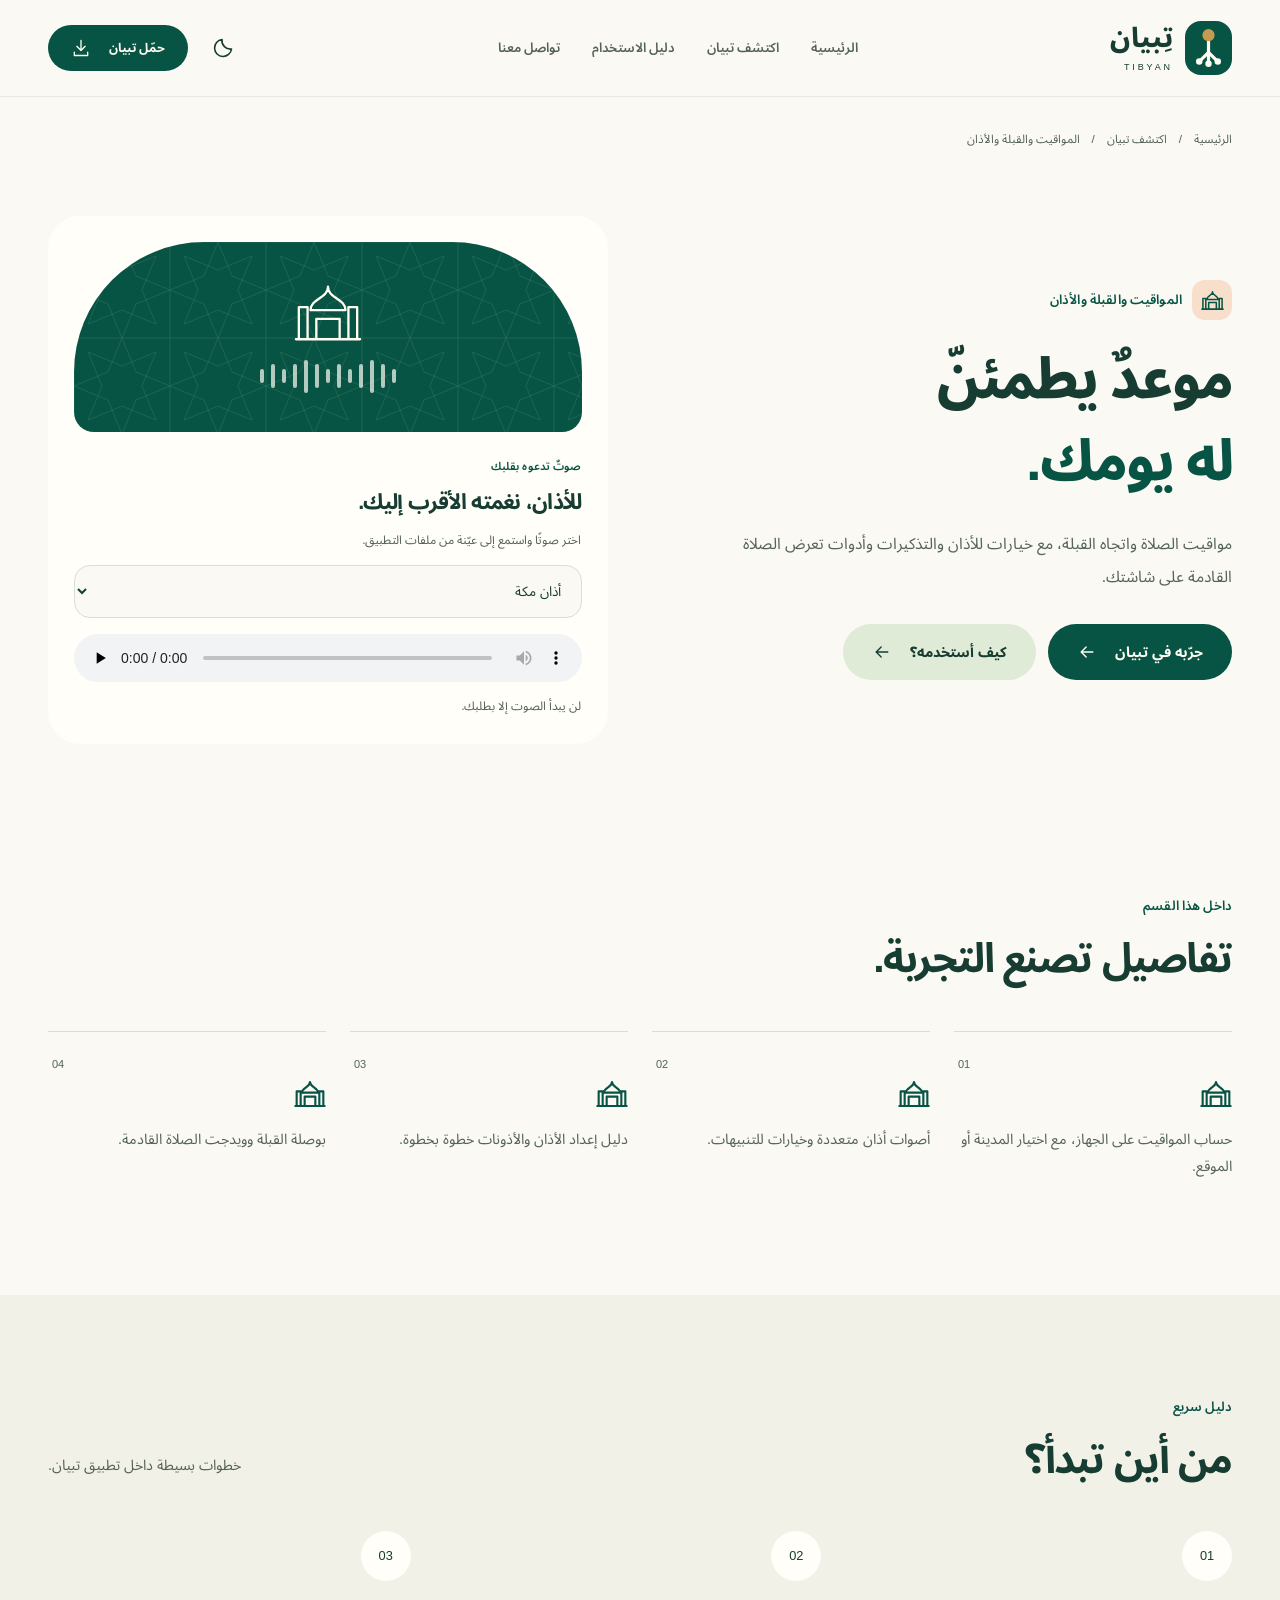
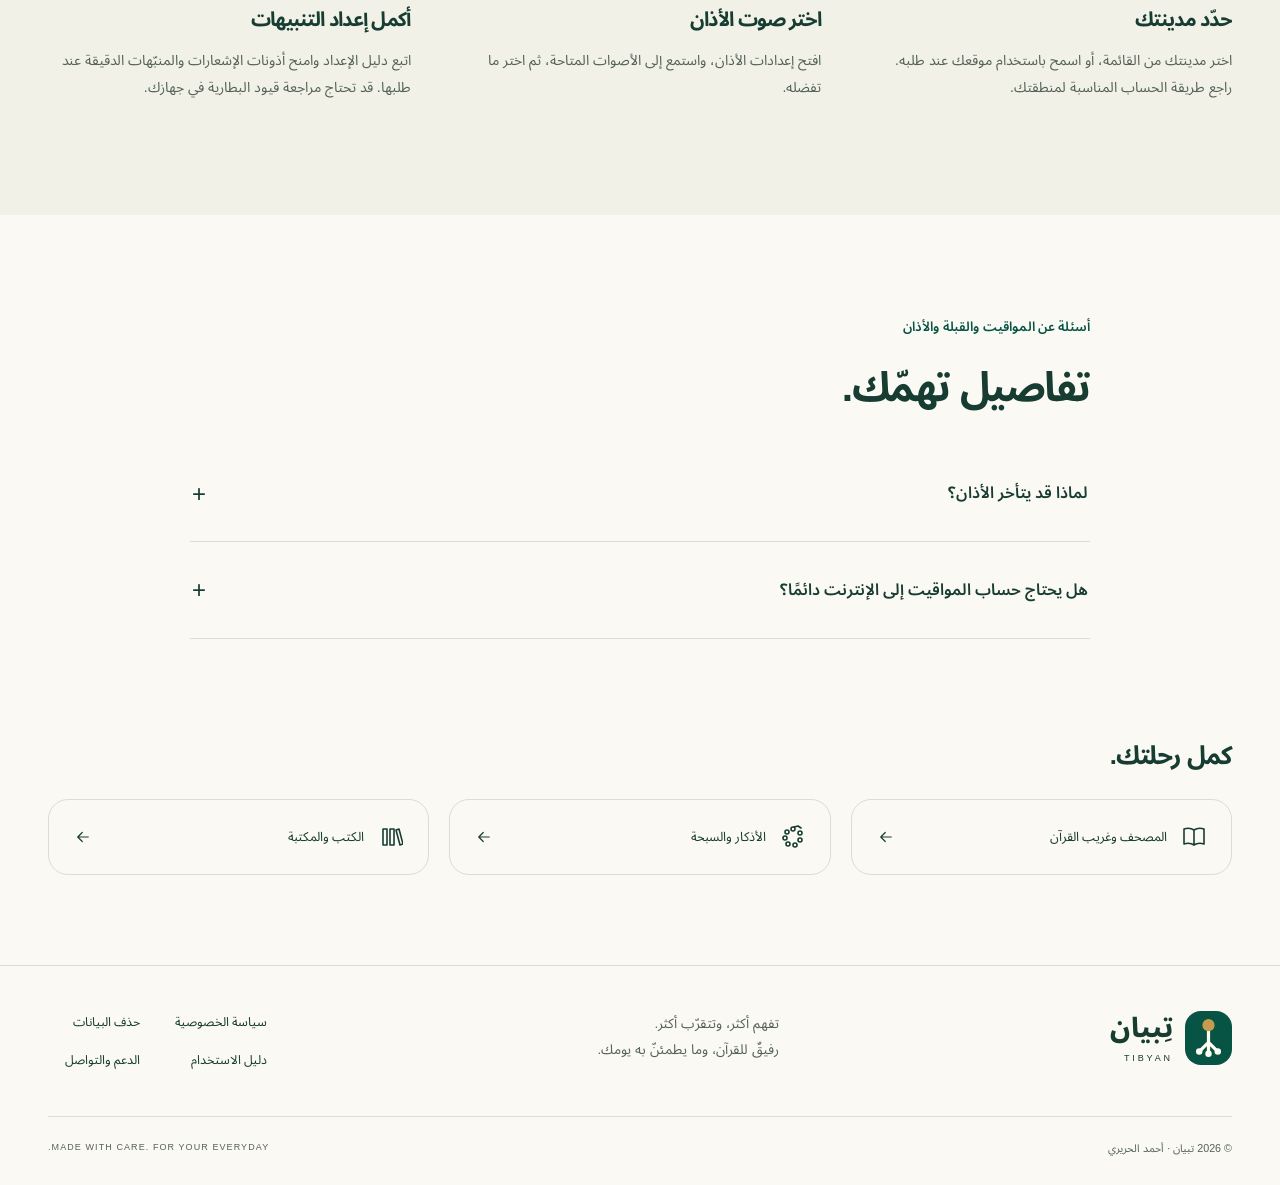
<file: prayer.html>
<!doctype html>
<html lang="ar" dir="rtl">
  <head>
    <meta charset="utf-8" />
    <meta name="viewport" content="width=device-width, initial-scale=1" />
    <meta name="theme-color" content="#075344" />
    <title>المواقيت والقبلة والأذان — تِبيان</title>
    <meta
      name="description"
      content="مواقيت الصلاة واتجاه القبلة، مع خيارات للأذان والتذكيرات وأدوات تعرض الصلاة القادمة على شاشتك."
    />
    <link rel="icon" href="assets/brand.svg" type="image/svg+xml" />
    <link rel="stylesheet" href="assets/site.css" />
    <script src="assets/site.js" defer></script>
  </head>
  <body>
    <a class="skip-link" href="#main">انتقل إلى المحتوى</a>
    <div class="scroll-progress" aria-hidden="true"></div>
    <header class="site-header">
      <div class="container header-inner">
        <a class="brand" href="./" aria-label="تبيان — الصفحة الرئيسية"
          ><span class="brand-mark"
            ><svg viewBox="0 0 140 212" aria-hidden="true">
              <path
                d="M70 68V130M70 130L22 178M70 130V190M70 130L118 178"
                stroke="currentColor"
                stroke-width="18"
                stroke-linecap="round"
                stroke-linejoin="round"
                fill="none"
              />
              <circle cx="18" cy="182" r="18" fill="currentColor" />
              <circle cx="70" cy="194" r="18" fill="currentColor" />
              <circle cx="122" cy="182" r="18" fill="currentColor" />
              <circle cx="70" cy="34" r="34" fill="#C69B50" /></svg></span
          ><span>تِبيان<small>TIBYAN</small></span></a
        >
        <nav class="desktop-nav" aria-label="التنقل الرئيسي">
          <a href="./">الرئيسية</a><a href="./#discover">اكتشف تبيان</a
          ><a href="guide.html">دليل الاستخدام</a
          ><a href="./#contact">تواصل معنا</a>
        </nav>
        <div class="header-actions">
          <button
            class="icon-button theme-toggle"
            type="button"
            aria-label="تفعيل المظهر الداكن"
            aria-pressed="false"
          >
            <svg
              class="icon"
              viewBox="0 0 24 24"
              fill="none"
              stroke="currentColor"
              stroke-width="1.6"
              stroke-linecap="round"
              stroke-linejoin="round"
              aria-hidden="true"
            >
              <path d="M20.5 13A8.5 8.5 0 0 1 11 3.5 8.5 8.5 0 1 0 20.5 13Z" />
            </svg></button
          ><a
            href="https://play.google.com/store/apps/details?id=com.app.tibyan"
            class="button button-small"
            >حمّل تبيان
            <svg
              class="icon"
              viewBox="0 0 24 24"
              fill="none"
              stroke="currentColor"
              stroke-width="1.6"
              stroke-linecap="round"
              stroke-linejoin="round"
              aria-hidden="true"
            >
              <path d="M12 3v12m-5-5 5 5 5-5M4 17v4h16v-4" /></svg></a
          ><button
            class="icon-button menu-toggle"
            type="button"
            aria-label="فتح القائمة"
            aria-expanded="false"
            aria-controls="mobile-nav"
          >
            <svg
              class="icon"
              viewBox="0 0 24 24"
              fill="none"
              stroke="currentColor"
              stroke-width="1.6"
              stroke-linecap="round"
              stroke-linejoin="round"
              aria-hidden="true"
            >
              <path d="M4 6h16M4 12h16M4 18h16" />
            </svg>
          </button>
        </div>
      </div>
      <nav
        class="mobile-nav"
        id="mobile-nav"
        aria-label="التنقل على الهاتف"
        hidden
      >
        <a href="./">الرئيسية</a><a href="./#discover">اكتشف تبيان</a
        ><a href="guide.html">دليل الاستخدام</a
        ><a href="privacy.html">سياسة الخصوصية</a
        ><a href="./#contact">تواصل معنا</a>
      </nav>
    </header>
    <main id="main">
      <div class="container breadcrumb">
        <a href="./">الرئيسية</a><span>/</span
        ><a href="./#discover">اكتشف تبيان</a><span>/</span
        ><span>المواقيت والقبلة والأذان</span>
      </div>
      <section class="feature-hero container">
        <div data-reveal>
          <span class="eyebrow"
            ><span class="mini-icon peach"
              ><svg
                class="icon"
                viewBox="0 0 24 24"
                fill="none"
                stroke="currentColor"
                stroke-width="1.6"
                stroke-linecap="round"
                stroke-linejoin="round"
                aria-hidden="true"
              >
                <path
                  d="M5 21V10H2v11m20 0V10h-3v11M8 21v-7h8v7M6 11c0-4 6-4 6-8 0 4 6 4 6 8H6ZM1 21h22"
                /></svg></span
            >المواقيت والقبلة والأذان</span
          >
          <h1>موعدٌ يطمئنّ<br /><em>له يومك.</em></h1>
          <p class="hero-description">
            مواقيت الصلاة واتجاه القبلة، مع خيارات للأذان والتذكيرات وأدوات تعرض
            الصلاة القادمة على شاشتك.
          </p>
          <div class="hero-actions">
            <a
              class="button button-primary"
              href="https://play.google.com/store/apps/details?id=com.app.tibyan"
              >جرّبه في تبيان<svg
                class="icon"
                viewBox="0 0 24 24"
                fill="none"
                stroke="currentColor"
                stroke-width="1.6"
                stroke-linecap="round"
                stroke-linejoin="round"
                aria-hidden="true"
              >
                <path d="M19 12H5m6-6-6 6 6 6" /></svg></a
            ><a class="button button-tonal" href="#how"
              >كيف أستخدمه؟<svg
                class="icon"
                viewBox="0 0 24 24"
                fill="none"
                stroke="currentColor"
                stroke-width="1.6"
                stroke-linecap="round"
                stroke-linejoin="round"
                aria-hidden="true"
              >
                <path d="M19 12H5m6-6-6 6 6 6" /></svg
            ></a>
          </div>
        </div>
        <div data-reveal>
          <section class="audio-panel" aria-label="معاينة أصوات الأذان">
            <div class="audio-art">
              <svg
                class="icon"
                viewBox="0 0 24 24"
                fill="none"
                stroke="currentColor"
                stroke-width="1.6"
                stroke-linecap="round"
                stroke-linejoin="round"
                aria-hidden="true"
              >
                <path
                  d="M5 21V10H2v11m20 0V10h-3v11M8 21v-7h8v7M6 11c0-4 6-4 6-8 0 4 6 4 6 8H6ZM1 21h22"
                />
              </svg>
              <div class="sound-bars" aria-hidden="true">
                <i></i><i></i><i></i><i></i><i></i><i></i><i></i><i></i><i></i
                ><i></i><i></i><i></i><i></i>
              </div>
            </div>
            <div class="audio-copy">
              <span class="eyebrow">صوتٌ تدعوه بقلبك</span>
              <h3>للأذان، نغمته الأقرب إليك.</h3>
              <p>اختر صوتًا واستمع إلى عيّنة من ملفات التطبيق.</p>
              <label class="sr-only" for="adhan-voice">اختر صوت الأذان</label
              ><select id="adhan-voice">
                <option value="assets/audio/adhan_makkah.mp3">أذان مكة</option>
                <option value="assets/audio/adhan_madinah.mp3">
                  أذان المدينة
                </option>
                <option value="assets/audio/adhan_afasy.mp3">
                  مشاري العفاسي
                </option>
                <option value="assets/audio/adhan_abdulbasit.mp3">
                  عبد الباسط عبد الصمد
                </option></select
              ><audio
                controls
                preload="none"
                id="adhan-player"
                aria-label="مشغّل عينة الأذان"
                src="assets/audio/adhan_makkah.mp3"
              >
                متصفحك لا يدعم مشغّل الصوت.
              </audio>
              <p class="audio-status small" role="status">
                لن يبدأ الصوت إلا بطلبك.
              </p>
            </div>
          </section>
        </div>
      </section>
      <section class="section container">
        <div class="section-heading" data-reveal>
          <div>
            <span class="eyebrow">داخل هذا القسم</span>
            <h2>تفاصيل تصنع التجربة.</h2>
          </div>
        </div>
        <div class="benefit-grid">
          <article class="benefit" data-reveal>
            <span class="benefit-num">01</span
            ><svg
              class="icon"
              viewBox="0 0 24 24"
              fill="none"
              stroke="currentColor"
              stroke-width="1.6"
              stroke-linecap="round"
              stroke-linejoin="round"
              aria-hidden="true"
            >
              <path
                d="M5 21V10H2v11m20 0V10h-3v11M8 21v-7h8v7M6 11c0-4 6-4 6-8 0 4 6 4 6 8H6ZM1 21h22"
              />
            </svg>
            <p>حساب المواقيت على الجهاز، مع اختيار المدينة أو الموقع.</p>
          </article>
          <article class="benefit" data-reveal>
            <span class="benefit-num">02</span
            ><svg
              class="icon"
              viewBox="0 0 24 24"
              fill="none"
              stroke="currentColor"
              stroke-width="1.6"
              stroke-linecap="round"
              stroke-linejoin="round"
              aria-hidden="true"
            >
              <path
                d="M5 21V10H2v11m20 0V10h-3v11M8 21v-7h8v7M6 11c0-4 6-4 6-8 0 4 6 4 6 8H6ZM1 21h22"
              />
            </svg>
            <p>أصوات أذان متعددة وخيارات للتنبيهات.</p>
          </article>
          <article class="benefit" data-reveal>
            <span class="benefit-num">03</span
            ><svg
              class="icon"
              viewBox="0 0 24 24"
              fill="none"
              stroke="currentColor"
              stroke-width="1.6"
              stroke-linecap="round"
              stroke-linejoin="round"
              aria-hidden="true"
            >
              <path
                d="M5 21V10H2v11m20 0V10h-3v11M8 21v-7h8v7M6 11c0-4 6-4 6-8 0 4 6 4 6 8H6ZM1 21h22"
              />
            </svg>
            <p>دليل إعداد الأذان والأذونات خطوة بخطوة.</p>
          </article>
          <article class="benefit" data-reveal>
            <span class="benefit-num">04</span
            ><svg
              class="icon"
              viewBox="0 0 24 24"
              fill="none"
              stroke="currentColor"
              stroke-width="1.6"
              stroke-linecap="round"
              stroke-linejoin="round"
              aria-hidden="true"
            >
              <path
                d="M5 21V10H2v11m20 0V10h-3v11M8 21v-7h8v7M6 11c0-4 6-4 6-8 0 4 6 4 6 8H6ZM1 21h22"
              />
            </svg>
            <p>بوصلة القبلة وويدجت الصلاة القادمة.</p>
          </article>
        </div>
      </section>
      <section class="section steps-section" id="how">
        <div class="container">
          <div class="section-heading" data-reveal>
            <div>
              <span class="eyebrow">دليل سريع</span>
              <h2>من أين تبدأ؟</h2>
            </div>
            <p>خطوات بسيطة داخل تطبيق تبيان.</p>
          </div>
          <div class="steps-grid">
            <article class="step" data-reveal>
              <span>01</span>
              <h3>حدّد مدينتك</h3>
              <p>
                اختر مدينتك من القائمة، أو اسمح باستخدام موقعك عند طلبه. راجع
                طريقة الحساب المناسبة لمنطقتك.
              </p>
            </article>
            <article class="step" data-reveal>
              <span>02</span>
              <h3>اختر صوت الأذان</h3>
              <p>
                افتح إعدادات الأذان، واستمع إلى الأصوات المتاحة، ثم اختر ما
                تفضله.
              </p>
            </article>
            <article class="step" data-reveal>
              <span>03</span>
              <h3>أكمل إعداد التنبيهات</h3>
              <p>
                اتبع دليل الإعداد وامنح أذونات الإشعارات والمنبّهات الدقيقة عند
                طلبها. قد تحتاج مراجعة قيود البطارية في جهازك.
              </p>
            </article>
          </div>
        </div>
      </section>
      <section class="section container narrow">
        <span class="eyebrow">أسئلة عن المواقيت والقبلة والأذان</span>
        <h2>تفاصيل تهمّك.</h2>
        <div class="faq-list">
          <details>
            <summary>
              لماذا قد يتأخر الأذان؟<span aria-hidden="true">+</span>
            </summary>
            <div class="faq-answer">
              <p>
                راجع إذن الإشعارات والمنبّهات الدقيقة وقيود البطارية، وتأكد من
                صحة المدينة والوقت والمنطقة الزمنية. تختلف هذه الإعدادات حسب
                الجهاز.
              </p>
            </div>
          </details>
          <details>
            <summary>
              هل يحتاج حساب المواقيت إلى الإنترنت دائمًا؟<span aria-hidden="true"
                >+</span
              >
            </summary>
            <div class="faq-answer">
              <p>
                تُحسب المواقيت على جهازك. قد يلزم اتصال الإنترنت لخدمات مثل معرفة
                اسم البلدة عند طلب موقعك.
              </p>
            </div>
          </details>
        </div>
      </section>
      <section class="related container">
        <h2>كمل رحلتك.</h2>
        <div class="related-links">
          <a href="quran.html"
            ><svg
              class="icon"
              viewBox="0 0 24 24"
              fill="none"
              stroke="currentColor"
              stroke-width="1.6"
              stroke-linecap="round"
              stroke-linejoin="round"
              aria-hidden="true"
            >
              <path
                d="M12 5C9 3 5 3 2 4v15c3-1 7-1 10 1 3-2 7-2 10-1V4c-3-1-7-1-10 1Zm0 0v15"
              /></svg
            ><span>المصحف وغريب القرآن</span
            ><svg
              class="icon"
              viewBox="0 0 24 24"
              fill="none"
              stroke="currentColor"
              stroke-width="1.6"
              stroke-linecap="round"
              stroke-linejoin="round"
              aria-hidden="true"
            >
              <path d="M19 12H5m6-6-6 6 6 6" /></svg></a
          ><a href="adhkar.html"
            ><svg
              class="icon"
              viewBox="0 0 24 24"
              fill="none"
              stroke="currentColor"
              stroke-width="1.6"
              stroke-linecap="round"
              stroke-linejoin="round"
              aria-hidden="true"
            >
              <circle cx="12" cy="4" r="2" />
              <circle cx="6" cy="7" r="2" />
              <circle cx="4" cy="13" r="2" />
              <circle cx="7" cy="19" r="2" />
              <circle cx="14" cy="20" r="2" />
              <circle cx="19" cy="15" r="2" />
              <circle cx="19" cy="8" r="2" />
              <path d="m13 2 4-1m0 0 3 2" /></svg
            ><span>الأذكار والسبحة</span
            ><svg
              class="icon"
              viewBox="0 0 24 24"
              fill="none"
              stroke="currentColor"
              stroke-width="1.6"
              stroke-linecap="round"
              stroke-linejoin="round"
              aria-hidden="true"
            >
              <path d="M19 12H5m6-6-6 6 6 6" /></svg></a
          ><a href="library.html"
            ><svg
              class="icon"
              viewBox="0 0 24 24"
              fill="none"
              stroke="currentColor"
              stroke-width="1.6"
              stroke-linecap="round"
              stroke-linejoin="round"
              aria-hidden="true"
            >
              <path d="M4 4h4v16H4zM11 4h4v16h-4zM17 5l3-1 4 15-3 1z" /></svg
            ><span>الكتب والمكتبة</span
            ><svg
              class="icon"
              viewBox="0 0 24 24"
              fill="none"
              stroke="currentColor"
              stroke-width="1.6"
              stroke-linecap="round"
              stroke-linejoin="round"
              aria-hidden="true"
            >
              <path d="M19 12H5m6-6-6 6 6 6" /></svg
          ></a>
        </div>
      </section>
    </main>
    <footer class="site-footer">
      <div class="container">
        <div class="footer-top">
          <a class="brand" href="./" aria-label="تبيان — الصفحة الرئيسية"
            ><span class="brand-mark"
              ><svg viewBox="0 0 140 212" aria-hidden="true">
                <path
                  d="M70 68V130M70 130L22 178M70 130V190M70 130L118 178"
                  stroke="currentColor"
                  stroke-width="18"
                  stroke-linecap="round"
                  stroke-linejoin="round"
                  fill="none"
                />
                <circle cx="18" cy="182" r="18" fill="currentColor" />
                <circle cx="70" cy="194" r="18" fill="currentColor" />
                <circle cx="122" cy="182" r="18" fill="currentColor" />
                <circle cx="70" cy="34" r="34" fill="#C69B50" /></svg></span
            ><span>تِبيان<small>TIBYAN</small></span></a
          >
          <p>تفهم أكثر، وتتقرّب أكثر.<br />رفيقٌ للقرآن، وما يطمئنّ به يومك.</p>
          <div class="footer-links">
            <a href="privacy.html">سياسة الخصوصية</a
            ><a href="privacy.html#delete">حذف البيانات</a
            ><a href="guide.html">دليل الاستخدام</a
            ><a href="mailto:mr.ahmed.alhariri@gmail.com">الدعم والتواصل</a>
          </div>
        </div>
        <div class="footer-bottom">
          <span>© 2026 تبيان · أحمد الحريري</span
          ><span lang="en">MADE WITH CARE. FOR YOUR EVERYDAY.</span>
        </div>
      </div>
    </footer>
  </body>
</html>
</file>
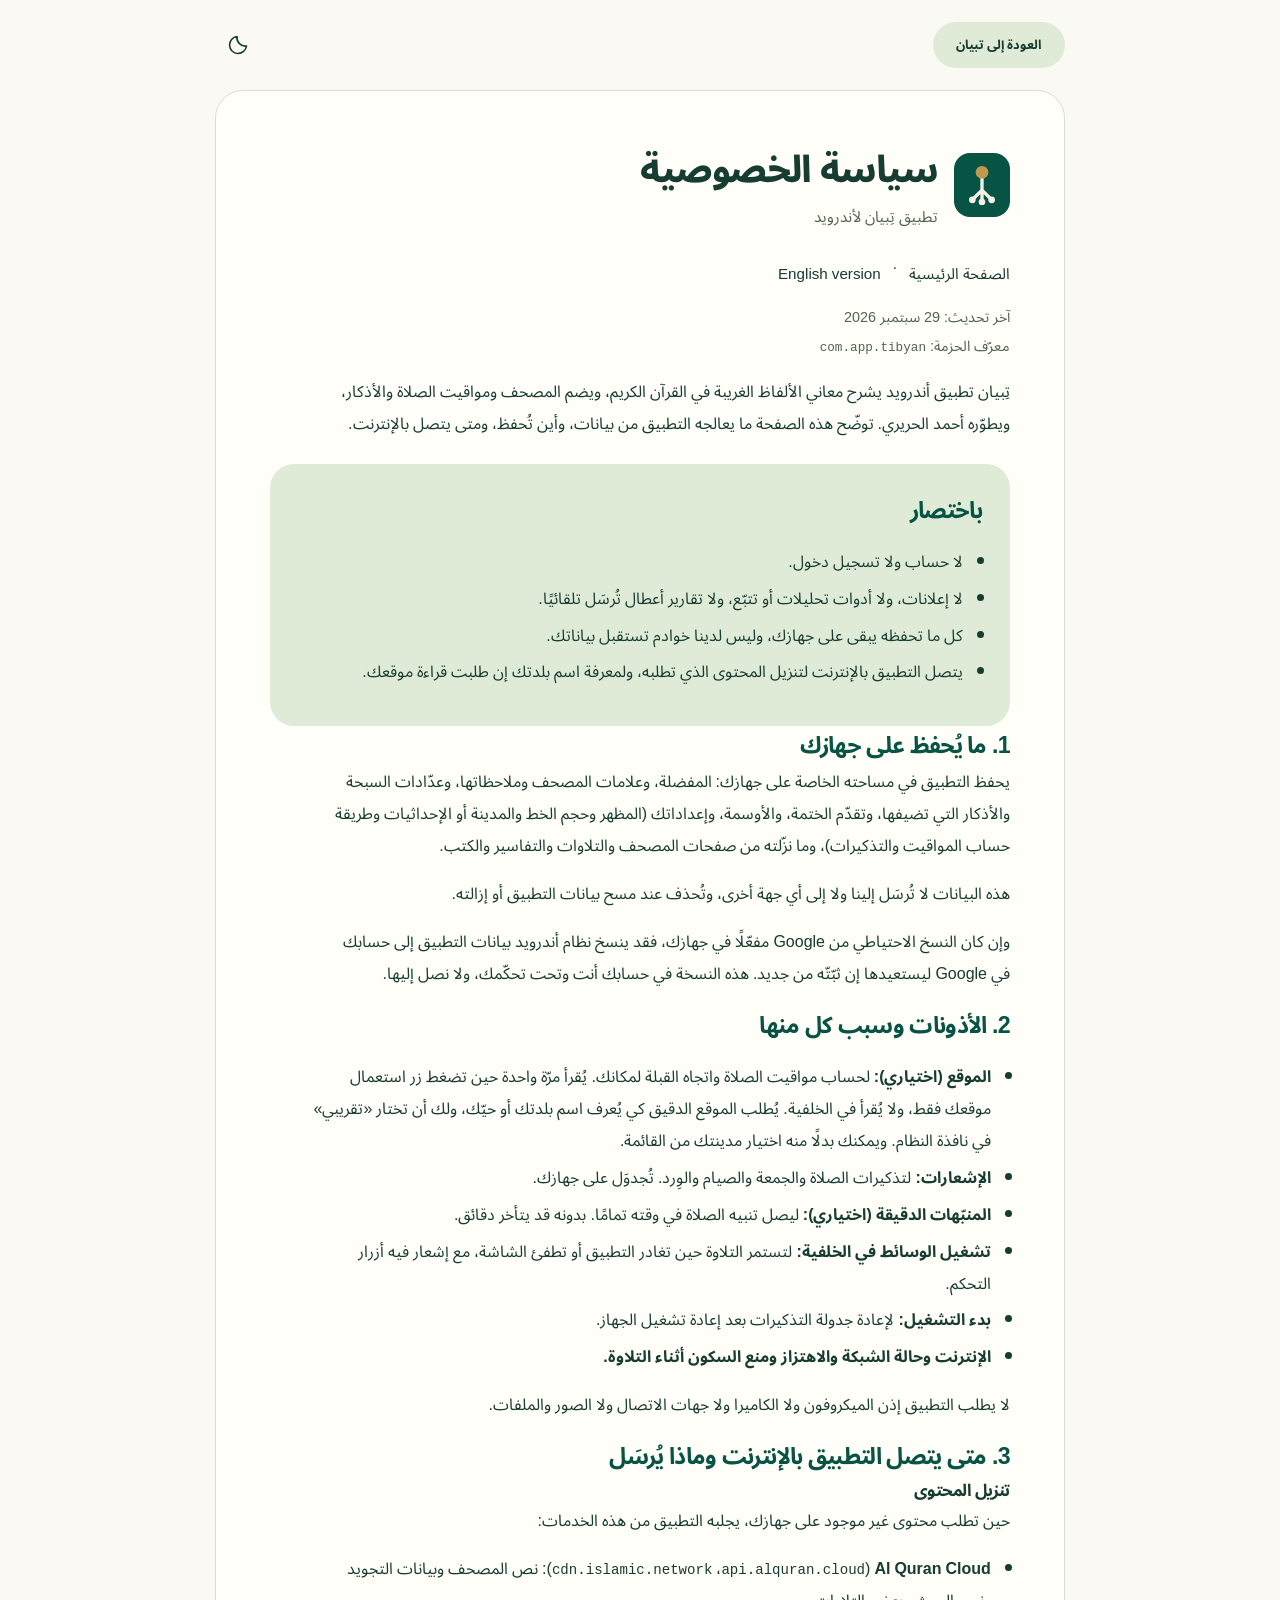
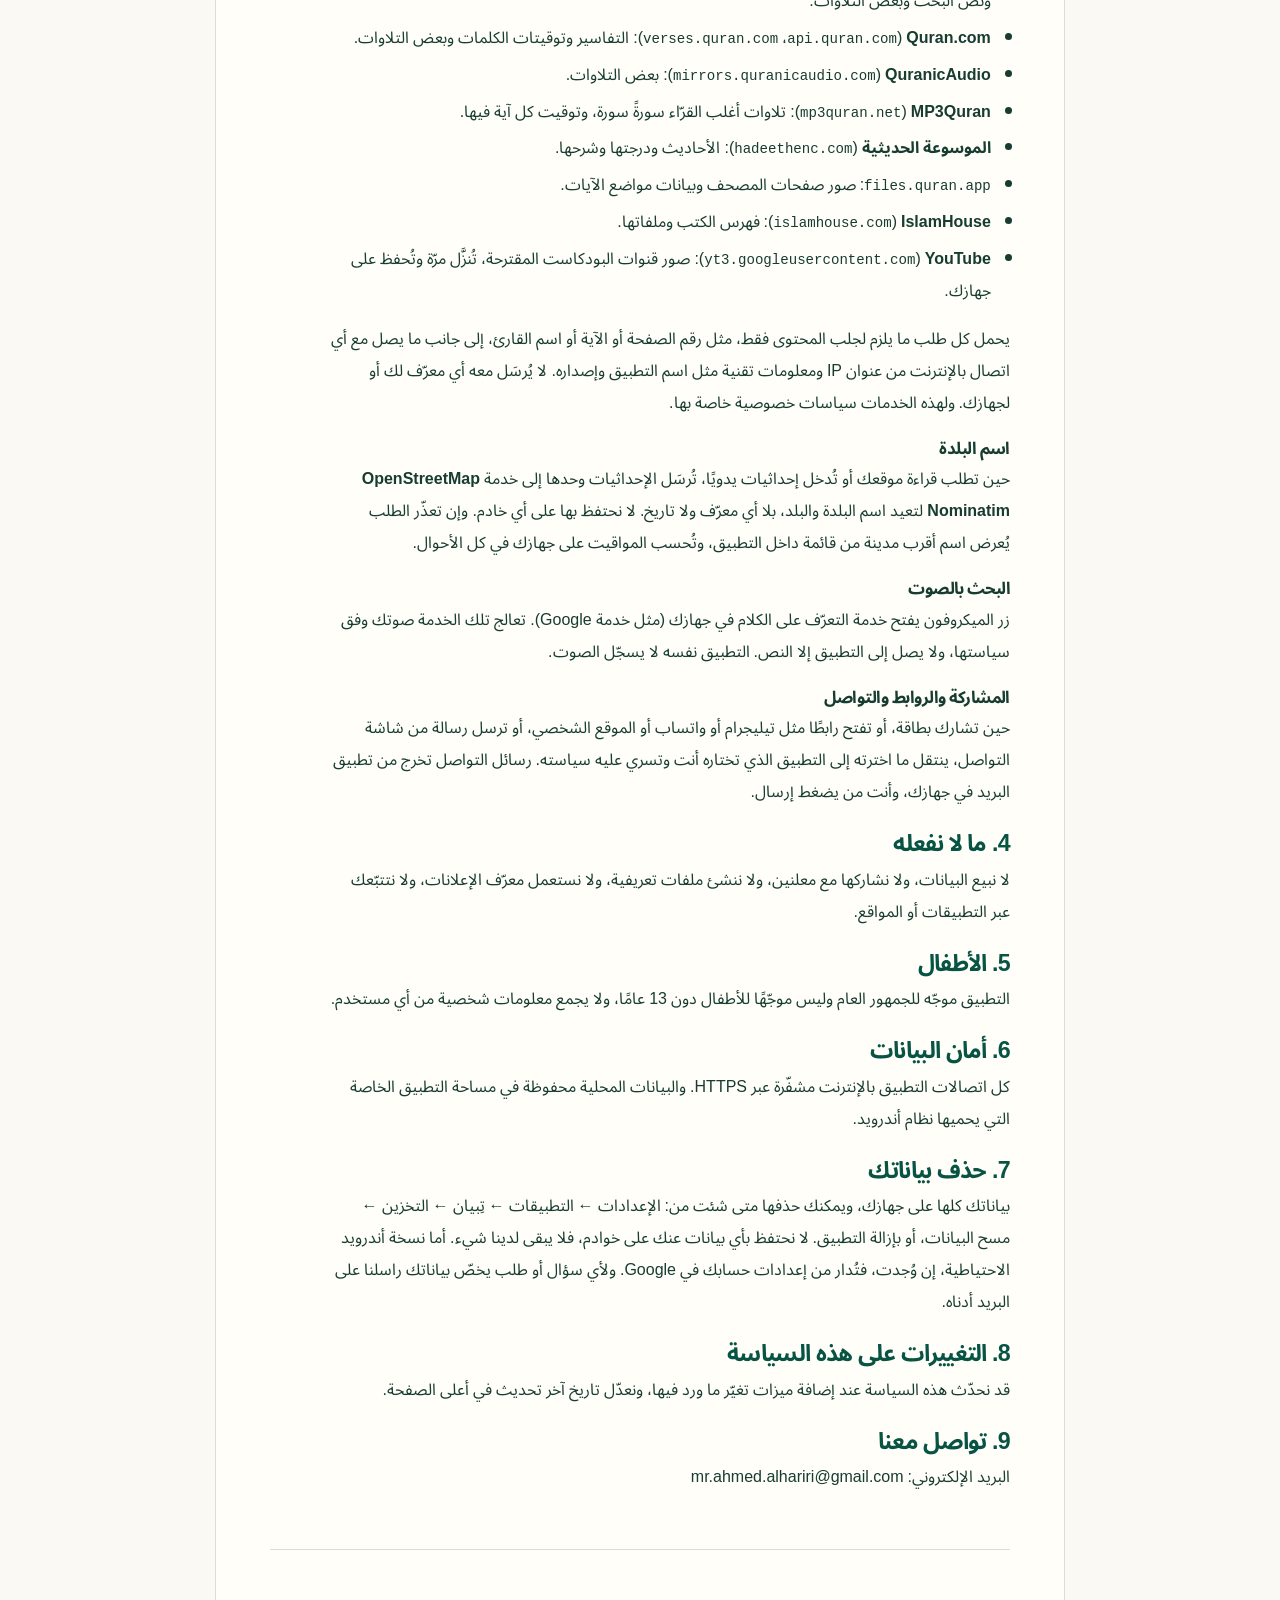
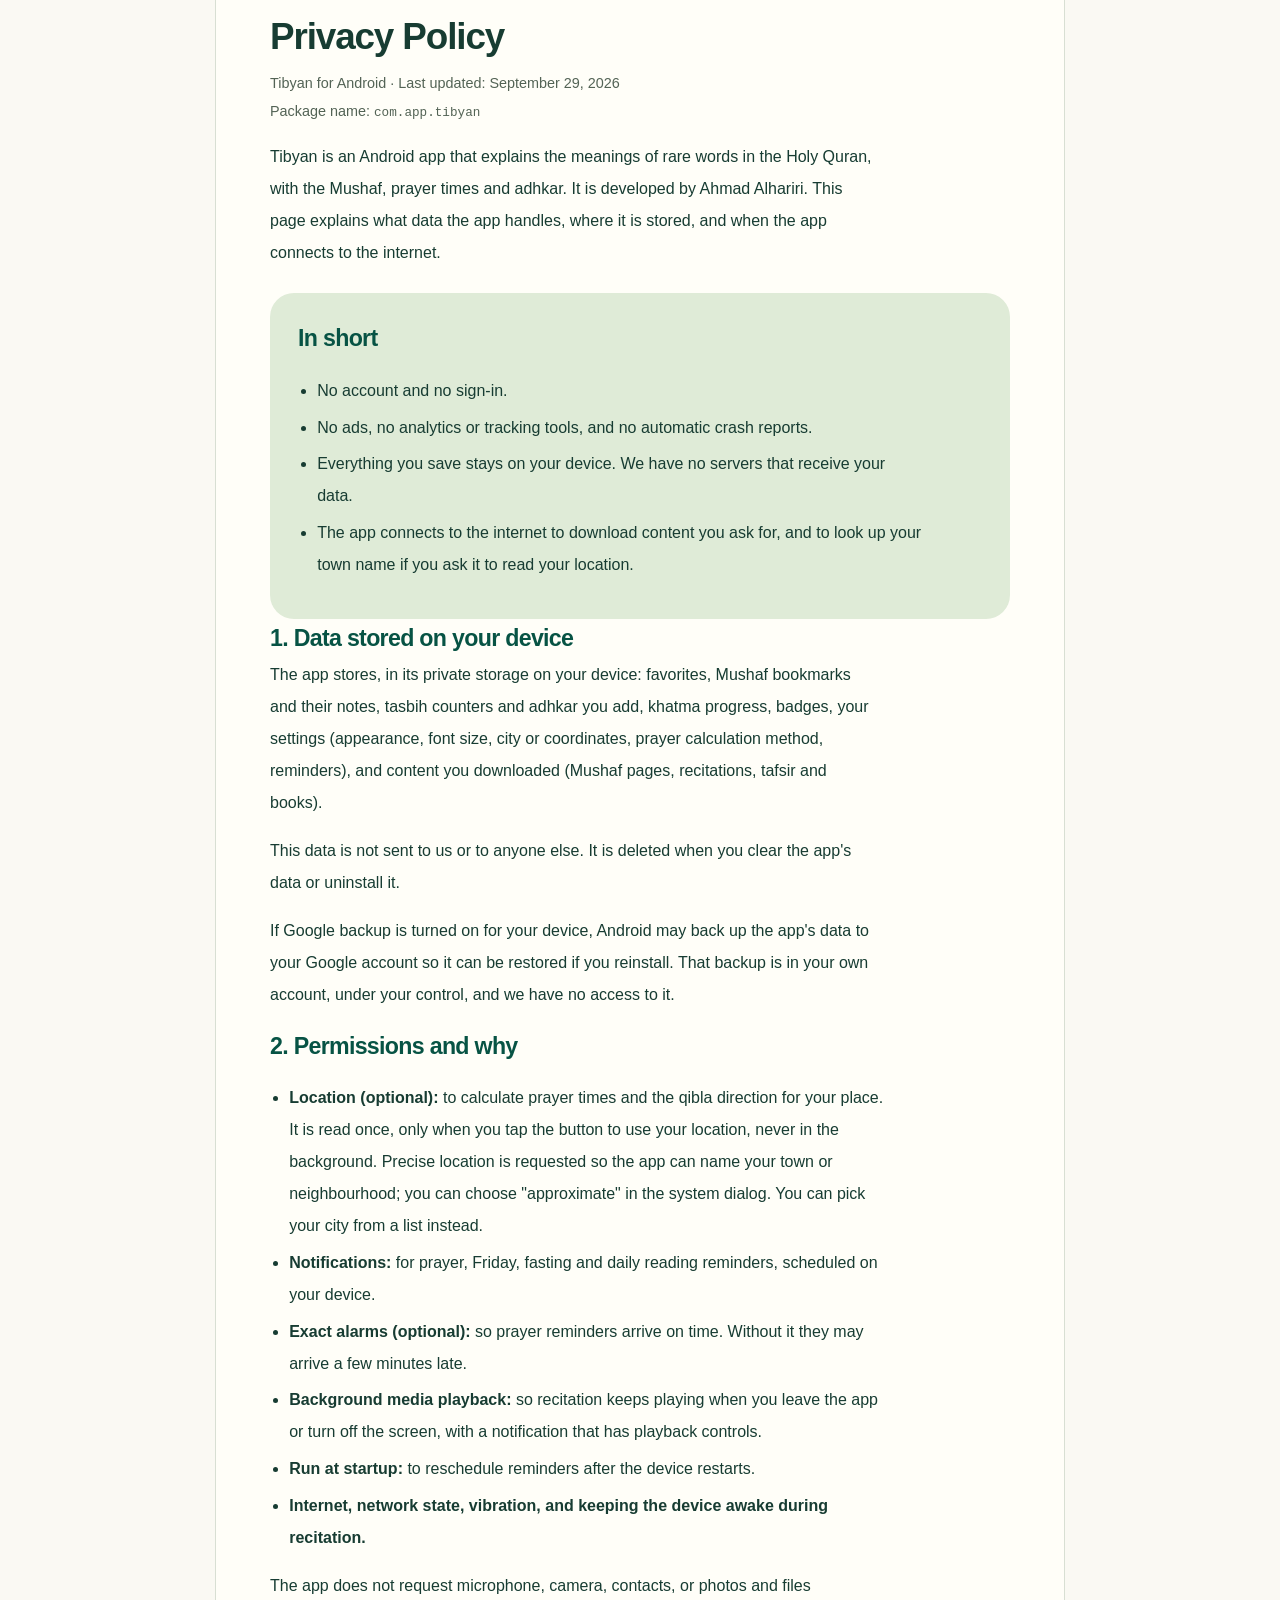
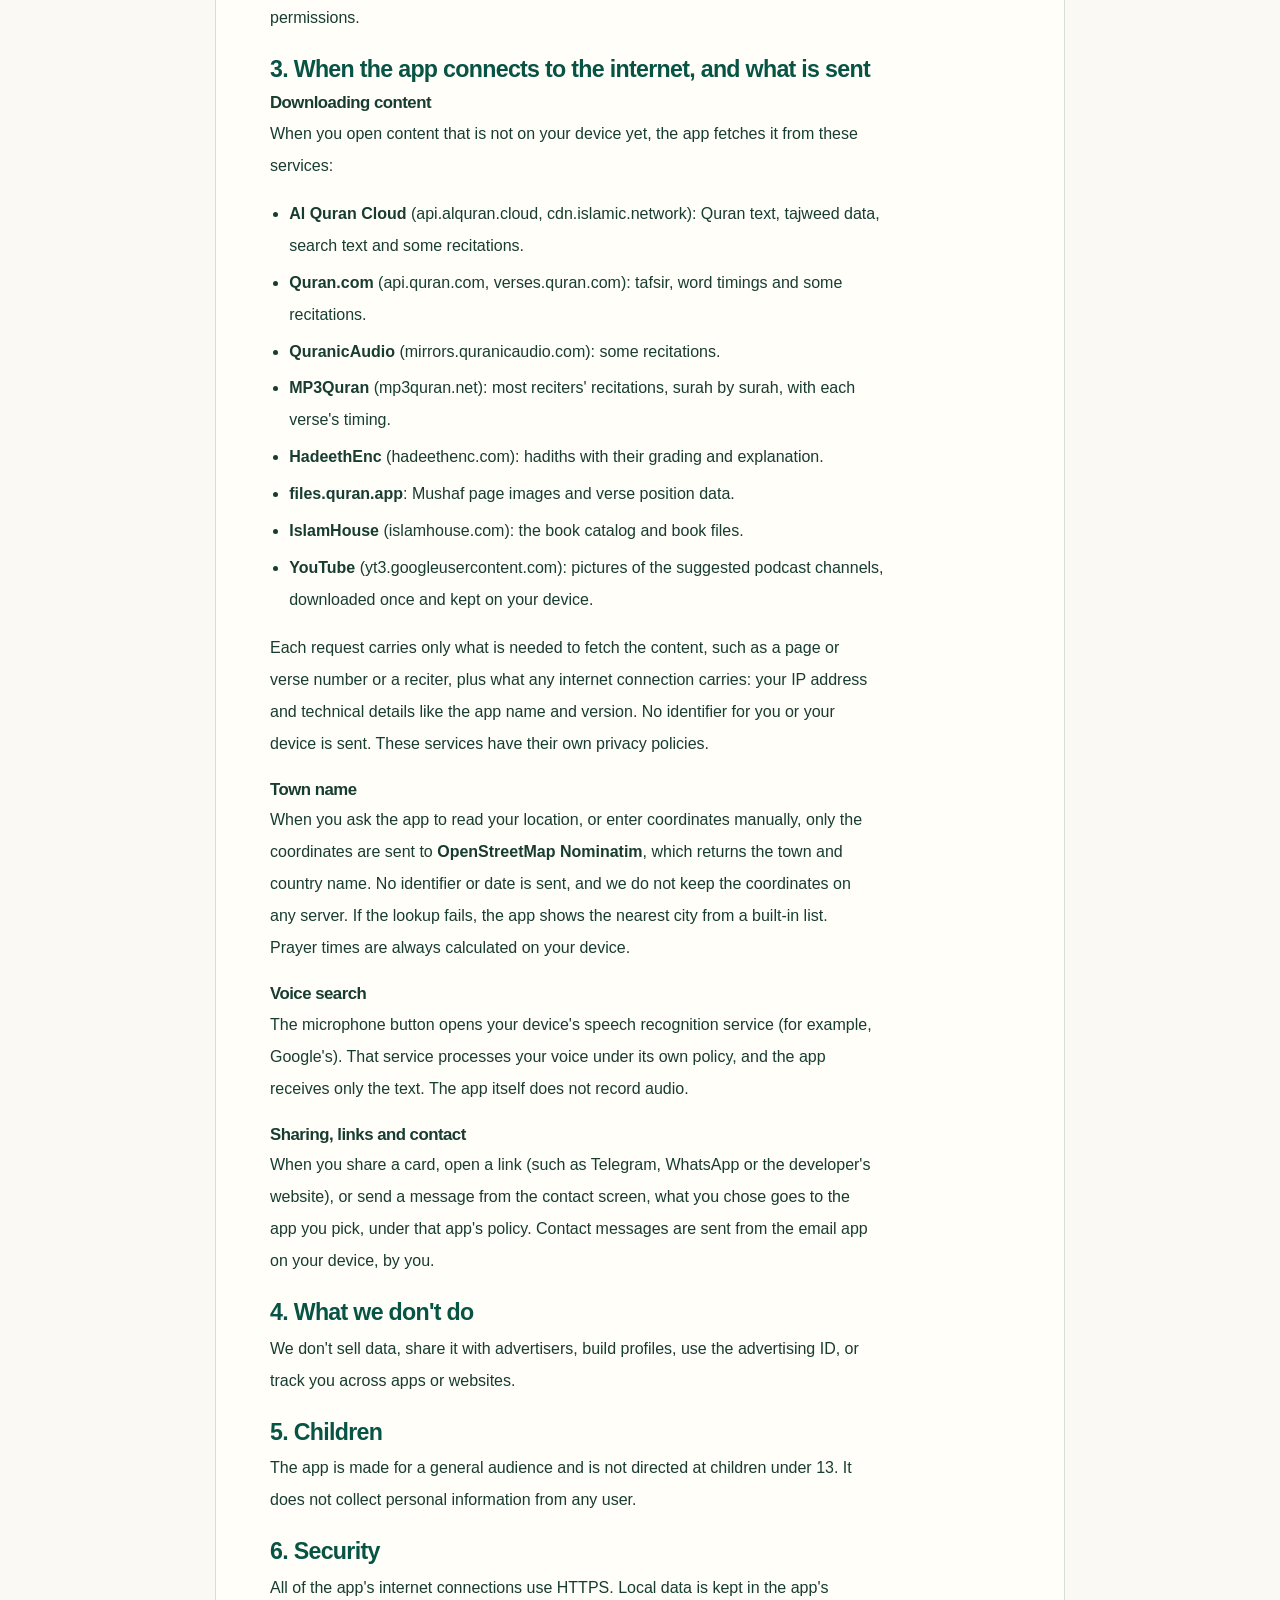
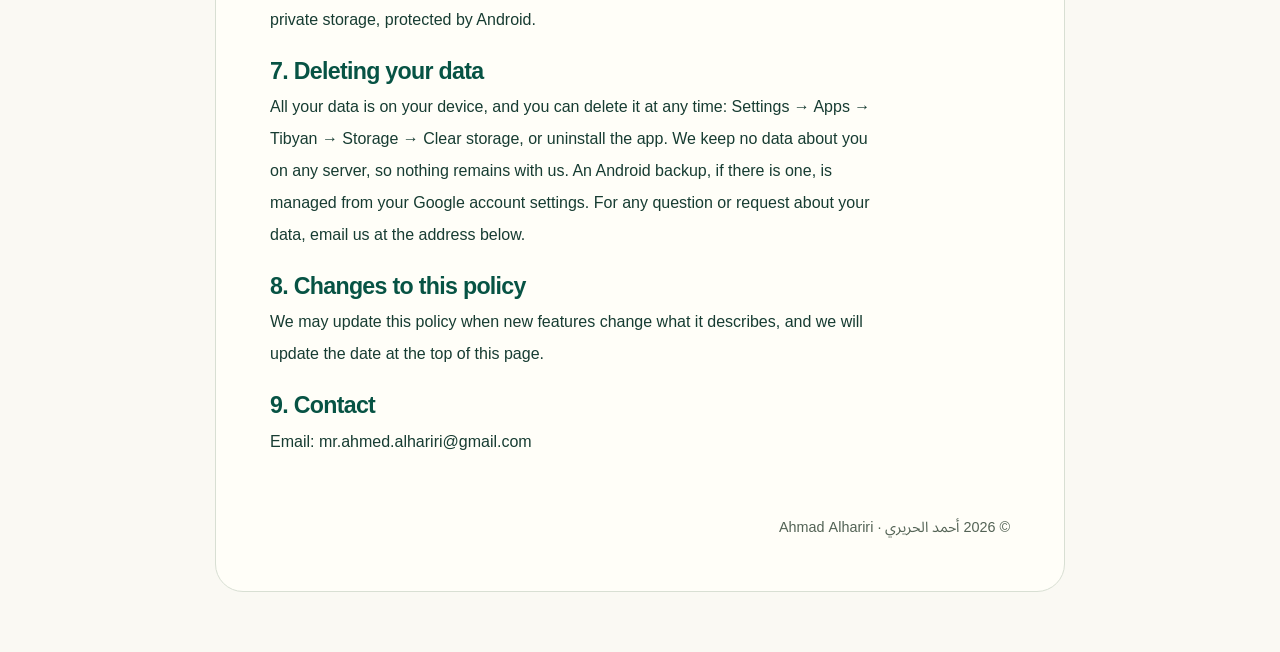
<file: privacy.html>
<!doctype html>
<html lang="ar" dir="rtl">
  <head>
    <meta charset="utf-8" />
    <meta name="viewport" content="width=device-width, initial-scale=1" />
    <title>سياسة الخصوصية — تِبيان | Tibyan Privacy Policy</title>
    <meta
      name="description"
      content="سياسة الخصوصية لتطبيق تِبيان: ما يُحفظ على جهازك، ومتى يتصل التطبيق بالإنترنت، وكيف تحذف بياناتك."
    />
    <link
      rel="icon"
      href="data:image/svg+xml,%3Csvg xmlns='http://www.w3.org/2000/svg' viewBox='-40 -20 220 252'%3E%3Crect x='-40' y='-20' width='220' height='252' rx='48' fill='%230A5347'/%3E%3Cpath d='M70 68V130M70 130L22 178M70 130V190M70 130L118 178' stroke='%23F4F0E6' stroke-width='18' stroke-linecap='round' stroke-linejoin='round' fill='none'/%3E%3Ccircle cx='18' cy='182' r='18' fill='%23F4F0E6'/%3E%3Ccircle cx='70' cy='194' r='18' fill='%23F4F0E6'/%3E%3Ccircle cx='122' cy='182' r='18' fill='%23F4F0E6'/%3E%3Ccircle cx='70' cy='34' r='34' fill='%23C2984E'/%3E%3C/svg%3E"
    />
    <style>
      :root {
        --ground: #fbf9f5;
        --surface: #f3f0e9;
        --ink: #1b1d1c;
        --muted: #5e6361;
        --line: #e3ded2;
        --primary: #0e6b5c;
        --brand: #0a5347;
        --gold: #9c7231;
        color-scheme: light dark;
      }
      @media (prefers-color-scheme: dark) {
        :root {
          --ground: #14161a;
          --surface: #1d2026;
          --ink: #f2f1ee;
          --muted: #a3a8ad;
          --line: #2c3037;
          --primary: #6cc0b1;
          --brand: #0a5347;
          --gold: #e0b862;
        }
      }
      * {
        box-sizing: border-box;
      }
      body {
        margin: 0;
        background: var(--ground);
        color: var(--ink);
        font:
          17px/1.85 "Noto Sans Arabic",
          "Segoe UI",
          Tahoma,
          "Geeza Pro",
          system-ui,
          sans-serif;
        padding-inline: 16px;
      }
      main {
        max-width: 720px;
        margin: 0 auto;
        padding-block: 40px 64px;
      }
      header {
        display: flex;
        align-items: center;
        gap: 16px;
        margin-bottom: 8px;
      }
      .mark {
        width: 56px;
        height: 64px;
        border-radius: 16px;
        background: var(--brand);
        display: grid;
        place-items: center;
        flex: none;
      }
      .mark svg {
        width: 26px;
        height: auto;
      }
      h1,
      h2 {
        font-family: "Amiri", "Noto Naskh Arabic", "Times New Roman", serif;
        line-height: 1.35;
        text-wrap: balance;
      }
      h1 {
        font-size: 2rem;
        margin: 0;
      }
      header p {
        margin: 0;
        color: var(--muted);
        font-size: 0.95rem;
      }
      h2 {
        font-size: 1.45rem;
        margin: 2.2em 0 0.4em;
        color: var(--primary);
      }
      h3 {
        font-size: 1.05rem;
        margin: 1.4em 0 0.2em;
      }
      p,
      li {
        max-width: 68ch;
      }
      ul {
        padding-inline-start: 1.2em;
      }
      li {
        margin-block: 0.3em;
      }
      a {
        color: var(--primary);
      }
      .lang {
        display: flex;
        gap: 12px;
        font-size: 0.95rem;
        margin: 20px 0 8px;
      }
      .summary {
        background: var(--surface);
        border: 1px solid var(--line);
        border-radius: 14px;
        padding: 16px 20px;
        margin-top: 24px;
      }
      .summary h2 {
        margin-top: 0.2em;
      }
      .meta {
        color: var(--muted);
        font-size: 0.9rem;
      }
      code,
      .domain {
        font-family: ui-monospace, "Cascadia Mono", Consolas, monospace;
        font-size: 0.88em;
        direction: ltr;
        unicode-bidi: isolate;
      }
      hr {
        border: 0;
        border-top: 1px solid var(--line);
        margin: 56px 0;
      }
      #en {
        direction: ltr;
        text-align: left;
        font-family: system-ui, "Segoe UI", Roboto, sans-serif;
      }
      #en h1,
      #en h2 {
        font-family: Georgia, "Times New Roman", serif;
      }
      footer {
        color: var(--muted);
        font-size: 0.9rem;
        margin-top: 56px;
      }
    </style>
    <link rel="stylesheet" href="assets/site.css" />
    <script src="assets/site.js" defer></script>
  </head>
  <body class="privacy-page">
    <a class="skip-link" href="#main">انتقل إلى المحتوى</a>
    <div class="privacy-topbar">
      <a class="button button-tonal" href="./">العودة إلى تبيان</a
      ><button
        class="icon-button theme-toggle"
        type="button"
        aria-label="تفعيل المظهر الداكن"
        aria-pressed="false"
      >
        <svg
          class="icon"
          viewBox="0 0 24 24"
          fill="none"
          stroke="currentColor"
          stroke-width="1.6"
          stroke-linecap="round"
          stroke-linejoin="round"
          aria-hidden="true"
        >
          <path d="M20.5 13A8.5 8.5 0 0 1 11 3.5 8.5 8.5 0 1 0 20.5 13Z" />
        </svg>
      </button>
    </div>
    <main id="main">
      <header>
        <div class="mark" aria-hidden="true">
          <svg viewBox="0 0 140 212">
            <path
              d="M70 68V130M70 130L22 178M70 130V190M70 130L118 178"
              stroke="#F4F0E6"
              stroke-width="18"
              stroke-linecap="round"
              stroke-linejoin="round"
              fill="none"
            />
            <circle cx="18" cy="182" r="18" fill="#F4F0E6" />
            <circle cx="70" cy="194" r="18" fill="#F4F0E6" />
            <circle cx="122" cy="182" r="18" fill="#F4F0E6" />
            <circle cx="70" cy="34" r="34" fill="#C2984E" />
          </svg>
        </div>
        <div>
          <h1>سياسة الخصوصية</h1>
          <p>تطبيق تِبيان لأندرويد</p>
        </div>
      </header>

      <nav class="lang" aria-label="اللغة">
        <a href="./">الصفحة الرئيسية</a> ·
        <a href="#en" lang="en">English version</a>
      </nav>

      <p class="meta">
        آخر تحديث: 29 سبتمبر 2026<br />معرّف الحزمة: <code>com.app.tibyan</code>
      </p>

      <p>
        تِبيان تطبيق أندرويد يشرح معاني الألفاظ الغريبة في القرآن الكريم، ويضم
        المصحف ومواقيت الصلاة والأذكار، ويطوّره أحمد الحريري. توضّح هذه الصفحة ما
        يعالجه التطبيق من بيانات، وأين تُحفظ، ومتى يتصل بالإنترنت.
      </p>

      <section class="summary">
        <h2>باختصار</h2>
        <ul>
          <li>لا حساب ولا تسجيل دخول.</li>
          <li>
            لا إعلانات، ولا أدوات تحليلات أو تتبّع، ولا تقارير أعطال تُرسَل
            تلقائيًا.
          </li>
          <li>كل ما تحفظه يبقى على جهازك، وليس لدينا خوادم تستقبل بياناتك.</li>
          <li>
            يتصل التطبيق بالإنترنت لتنزيل المحتوى الذي تطلبه، ولمعرفة اسم بلدتك
            إن طلبت قراءة موقعك.
          </li>
        </ul>
      </section>

      <h2>1. ما يُحفظ على جهازك</h2>
      <p>
        يحفظ التطبيق في مساحته الخاصة على جهازك: المفضلة، وعلامات المصحف
        وملاحظاتها، وعدّادات السبحة والأذكار التي تضيفها، وتقدّم الختمة، والأوسمة،
        وإعداداتك (المظهر وحجم الخط والمدينة أو الإحداثيات وطريقة حساب المواقيت
        والتذكيرات)، وما نزّلته من صفحات المصحف والتلاوات والتفاسير والكتب.
      </p>
      <p>
        هذه البيانات لا تُرسَل إلينا ولا إلى أي جهة أخرى، وتُحذف عند مسح بيانات
        التطبيق أو إزالته.
      </p>
      <p>
        وإن كان النسخ الاحتياطي من Google مفعّلًا في جهازك، فقد ينسخ نظام أندرويد
        بيانات التطبيق إلى حسابك في Google ليستعيدها إن ثبّتّه من جديد. هذه النسخة
        في حسابك أنت وتحت تحكّمك، ولا نصل إليها.
      </p>

      <h2>2. الأذونات وسبب كل منها</h2>
      <ul>
        <li>
          <strong>الموقع (اختياري):</strong> لحساب مواقيت الصلاة واتجاه القبلة
          لمكانك. يُقرأ مرّة واحدة حين تضغط زر استعمال موقعك فقط، ولا يُقرأ في
          الخلفية. يُطلب الموقع الدقيق كي يُعرف اسم بلدتك أو حيّك، ولك أن تختار
          «تقريبي» في نافذة النظام. ويمكنك بدلًا منه اختيار مدينتك من القائمة.
        </li>
        <li>
          <strong>الإشعارات:</strong> لتذكيرات الصلاة والجمعة والصيام والوِرد.
          تُجدوَل على جهازك.
        </li>
        <li>
          <strong>المنبّهات الدقيقة (اختياري):</strong> ليصل تنبيه الصلاة في وقته
          تمامًا. بدونه قد يتأخر دقائق.
        </li>
        <li>
          <strong>تشغيل الوسائط في الخلفية:</strong> لتستمر التلاوة حين تغادر
          التطبيق أو تطفئ الشاشة، مع إشعار فيه أزرار التحكم.
        </li>
        <li>
          <strong>بدء التشغيل:</strong> لإعادة جدولة التذكيرات بعد إعادة تشغيل
          الجهاز.
        </li>
        <li>
          <strong
            >الإنترنت وحالة الشبكة والاهتزاز ومنع السكون أثناء التلاوة.</strong
          >
        </li>
      </ul>
      <p>
        لا يطلب التطبيق إذن الميكروفون ولا الكاميرا ولا جهات الاتصال ولا الصور
        والملفات.
      </p>

      <h2>3. متى يتصل التطبيق بالإنترنت وماذا يُرسَل</h2>
      <h3>تنزيل المحتوى</h3>
      <p>حين تطلب محتوى غير موجود على جهازك، يجلبه التطبيق من هذه الخدمات:</p>
      <ul>
        <li>
          <strong>Al Quran Cloud</strong> (<span class="domain"
            >api.alquran.cloud</span
          >، <span class="domain">cdn.islamic.network</span>): نص المصحف وبيانات
          التجويد ونص البحث وبعض التلاوات.
        </li>
        <li>
          <strong>Quran.com</strong> (<span class="domain">api.quran.com</span>،
          <span class="domain">verses.quran.com</span>): التفاسير وتوقيتات
          الكلمات وبعض التلاوات.
        </li>
        <li>
          <strong>QuranicAudio</strong> (<span class="domain"
            >mirrors.quranicaudio.com</span
          >): بعض التلاوات.
        </li>
        <li>
          <strong>MP3Quran</strong> (<span class="domain">mp3quran.net</span>):
          تلاوات أغلب القرّاء سورةً سورة، وتوقيت كل آية فيها.
        </li>
        <li>
          <strong>الموسوعة الحديثية</strong> (<span class="domain"
            >hadeethenc.com</span
          >): الأحاديث ودرجتها وشرحها.
        </li>
        <li>
          <span class="domain">files.quran.app</span>: صور صفحات المصحف وبيانات
          مواضع الآيات.
        </li>
        <li>
          <strong>IslamHouse</strong> (<span class="domain">islamhouse.com</span
          >): فهرس الكتب وملفاتها.
        </li>
        <li>
          <strong>YouTube</strong> (<span class="domain"
            >yt3.googleusercontent.com</span
          >): صور قنوات البودكاست المقترحة، تُنزَّل مرّة وتُحفظ على جهازك.
        </li>
      </ul>
      <p>
        يحمل كل طلب ما يلزم لجلب المحتوى فقط، مثل رقم الصفحة أو الآية أو اسم
        القارئ، إلى جانب ما يصل مع أي اتصال بالإنترنت من عنوان IP ومعلومات تقنية
        مثل اسم التطبيق وإصداره. لا يُرسَل معه أي معرّف لك أو لجهازك. ولهذه الخدمات
        سياسات خصوصية خاصة بها.
      </p>

      <h3>اسم البلدة</h3>
      <p>
        حين تطلب قراءة موقعك أو تُدخل إحداثيات يدويًا، تُرسَل الإحداثيات وحدها إلى
        خدمة <strong>OpenStreetMap Nominatim</strong> لتعيد اسم البلدة والبلد،
        بلا أي معرّف ولا تاريخ. لا نحتفظ بها على أي خادم. وإن تعذّر الطلب يُعرض اسم
        أقرب مدينة من قائمة داخل التطبيق، وتُحسب المواقيت على جهازك في كل
        الأحوال.
      </p>

      <h3>البحث بالصوت</h3>
      <p>
        زر الميكروفون يفتح خدمة التعرّف على الكلام في جهازك (مثل خدمة Google).
        تعالج تلك الخدمة صوتك وفق سياستها، ولا يصل إلى التطبيق إلا النص. التطبيق
        نفسه لا يسجّل الصوت.
      </p>

      <h3>المشاركة والروابط والتواصل</h3>
      <p>
        حين تشارك بطاقة، أو تفتح رابطًا مثل تيليجرام أو واتساب أو الموقع الشخصي،
        أو ترسل رسالة من شاشة التواصل، ينتقل ما اخترته إلى التطبيق الذي تختاره
        أنت وتسري عليه سياسته. رسائل التواصل تخرج من تطبيق البريد في جهازك، وأنت
        من يضغط إرسال.
      </p>

      <h2>4. ما لا نفعله</h2>
      <p>
        لا نبيع البيانات، ولا نشاركها مع معلنين، ولا ننشئ ملفات تعريفية، ولا
        نستعمل معرّف الإعلانات، ولا نتتبّعك عبر التطبيقات أو المواقع.
      </p>

      <h2>5. الأطفال</h2>
      <p>
        التطبيق موجّه للجمهور العام وليس موجّهًا للأطفال دون 13 عامًا، ولا يجمع
        معلومات شخصية من أي مستخدم.
      </p>

      <h2>6. أمان البيانات</h2>
      <p>
        كل اتصالات التطبيق بالإنترنت مشفّرة عبر HTTPS. والبيانات المحلية محفوظة
        في مساحة التطبيق الخاصة التي يحميها نظام أندرويد.
      </p>

      <h2 id="delete">7. حذف بياناتك</h2>
      <p>
        بياناتك كلها على جهازك، ويمكنك حذفها متى شئت من: الإعدادات ← التطبيقات ←
        تِبيان ← التخزين ← مسح البيانات، أو بإزالة التطبيق. لا نحتفظ بأي بيانات
        عنك على خوادم، فلا يبقى لدينا شيء. أما نسخة أندرويد الاحتياطية، إن وُجدت،
        فتُدار من إعدادات حسابك في Google. ولأي سؤال أو طلب يخصّ بياناتك راسلنا
        على البريد أدناه.
      </p>

      <h2>8. التغييرات على هذه السياسة</h2>
      <p>
        قد نحدّث هذه السياسة عند إضافة ميزات تغيّر ما ورد فيها، ونعدّل تاريخ آخر
        تحديث في أعلى الصفحة.
      </p>

      <h2>9. تواصل معنا</h2>
      <p>
        البريد الإلكتروني:
        <a href="mailto:mr.ahmed.alhariri@gmail.com"
          >mr.ahmed.alhariri@gmail.com</a
        >
      </p>

      <hr />

      <section id="en" lang="en">
        <h1>Privacy Policy</h1>
        <p class="meta">
          Tibyan for Android · Last updated: September 29, 2026<br />Package
          name: <code>com.app.tibyan</code>
        </p>

        <p>
          Tibyan is an Android app that explains the meanings of rare words in
          the Holy Quran, with the Mushaf, prayer times and adhkar. It is
          developed by Ahmad Alhariri. This page explains what data the app
          handles, where it is stored, and when the app connects to the
          internet.
        </p>

        <section class="summary">
          <h2>In short</h2>
          <ul>
            <li>No account and no sign-in.</li>
            <li>
              No ads, no analytics or tracking tools, and no automatic crash
              reports.
            </li>
            <li>
              Everything you save stays on your device. We have no servers that
              receive your data.
            </li>
            <li>
              The app connects to the internet to download content you ask for,
              and to look up your town name if you ask it to read your location.
            </li>
          </ul>
        </section>

        <h2>1. Data stored on your device</h2>
        <p>
          The app stores, in its private storage on your device: favorites,
          Mushaf bookmarks and their notes, tasbih counters and adhkar you add,
          khatma progress, badges, your settings (appearance, font size, city or
          coordinates, prayer calculation method, reminders), and content you
          downloaded (Mushaf pages, recitations, tafsir and books).
        </p>
        <p>
          This data is not sent to us or to anyone else. It is deleted when you
          clear the app's data or uninstall it.
        </p>
        <p>
          If Google backup is turned on for your device, Android may back up the
          app's data to your Google account so it can be restored if you
          reinstall. That backup is in your own account, under your control, and
          we have no access to it.
        </p>

        <h2>2. Permissions and why</h2>
        <ul>
          <li>
            <strong>Location (optional):</strong> to calculate prayer times and
            the qibla direction for your place. It is read once, only when you
            tap the button to use your location, never in the background.
            Precise location is requested so the app can name your town or
            neighbourhood; you can choose "approximate" in the system dialog.
            You can pick your city from a list instead.
          </li>
          <li>
            <strong>Notifications:</strong> for prayer, Friday, fasting and
            daily reading reminders, scheduled on your device.
          </li>
          <li>
            <strong>Exact alarms (optional):</strong> so prayer reminders arrive
            on time. Without it they may arrive a few minutes late.
          </li>
          <li>
            <strong>Background media playback:</strong> so recitation keeps
            playing when you leave the app or turn off the screen, with a
            notification that has playback controls.
          </li>
          <li>
            <strong>Run at startup:</strong> to reschedule reminders after the
            device restarts.
          </li>
          <li>
            <strong
              >Internet, network state, vibration, and keeping the device awake
              during recitation.</strong
            >
          </li>
        </ul>
        <p>
          The app does not request microphone, camera, contacts, or photos and
          files permissions.
        </p>

        <h2>3. When the app connects to the internet, and what is sent</h2>
        <h3>Downloading content</h3>
        <p>
          When you open content that is not on your device yet, the app fetches
          it from these services:
        </p>
        <ul>
          <li>
            <strong>Al Quran Cloud</strong> (api.alquran.cloud,
            cdn.islamic.network): Quran text, tajweed data, search text and some
            recitations.
          </li>
          <li>
            <strong>Quran.com</strong> (api.quran.com, verses.quran.com):
            tafsir, word timings and some recitations.
          </li>
          <li>
            <strong>QuranicAudio</strong> (mirrors.quranicaudio.com): some
            recitations.
          </li>
          <li>
            <strong>MP3Quran</strong> (mp3quran.net): most reciters'
            recitations, surah by surah, with each verse's timing.
          </li>
          <li>
            <strong>HadeethEnc</strong> (hadeethenc.com): hadiths with their
            grading and explanation.
          </li>
          <li>
            <strong>files.quran.app</strong>: Mushaf page images and verse
            position data.
          </li>
          <li>
            <strong>IslamHouse</strong> (islamhouse.com): the book catalog and
            book files.
          </li>
          <li>
            <strong>YouTube</strong> (yt3.googleusercontent.com): pictures of
            the suggested podcast channels, downloaded once and kept on your
            device.
          </li>
        </ul>
        <p>
          Each request carries only what is needed to fetch the content, such as
          a page or verse number or a reciter, plus what any internet connection
          carries: your IP address and technical details like the app name and
          version. No identifier for you or your device is sent. These services
          have their own privacy policies.
        </p>

        <h3>Town name</h3>
        <p>
          When you ask the app to read your location, or enter coordinates
          manually, only the coordinates are sent to
          <strong>OpenStreetMap Nominatim</strong>, which returns the town and
          country name. No identifier or date is sent, and we do not keep the
          coordinates on any server. If the lookup fails, the app shows the
          nearest city from a built-in list. Prayer times are always calculated
          on your device.
        </p>

        <h3>Voice search</h3>
        <p>
          The microphone button opens your device's speech recognition service
          (for example, Google's). That service processes your voice under its
          own policy, and the app receives only the text. The app itself does
          not record audio.
        </p>

        <h3>Sharing, links and contact</h3>
        <p>
          When you share a card, open a link (such as Telegram, WhatsApp or the
          developer's website), or send a message from the contact screen, what
          you chose goes to the app you pick, under that app's policy. Contact
          messages are sent from the email app on your device, by you.
        </p>

        <h2>4. What we don't do</h2>
        <p>
          We don't sell data, share it with advertisers, build profiles, use the
          advertising ID, or track you across apps or websites.
        </p>

        <h2>5. Children</h2>
        <p>
          The app is made for a general audience and is not directed at children
          under 13. It does not collect personal information from any user.
        </p>

        <h2>6. Security</h2>
        <p>
          All of the app's internet connections use HTTPS. Local data is kept in
          the app's private storage, protected by Android.
        </p>

        <h2 id="delete-en">7. Deleting your data</h2>
        <p>
          All your data is on your device, and you can delete it at any time:
          Settings → Apps → Tibyan → Storage → Clear storage, or uninstall the
          app. We keep no data about you on any server, so nothing remains with
          us. An Android backup, if there is one, is managed from your Google
          account settings. For any question or request about your data, email
          us at the address below.
        </p>

        <h2>8. Changes to this policy</h2>
        <p>
          We may update this policy when new features change what it describes,
          and we will update the date at the top of this page.
        </p>

        <h2>9. Contact</h2>
        <p>
          Email:
          <a href="mailto:mr.ahmed.alhariri@gmail.com"
            >mr.ahmed.alhariri@gmail.com</a
          >
        </p>
      </section>

      <footer>© 2026 أحمد الحريري · Ahmad Alhariri</footer>
    </main>
  </body>
</html>
</file>
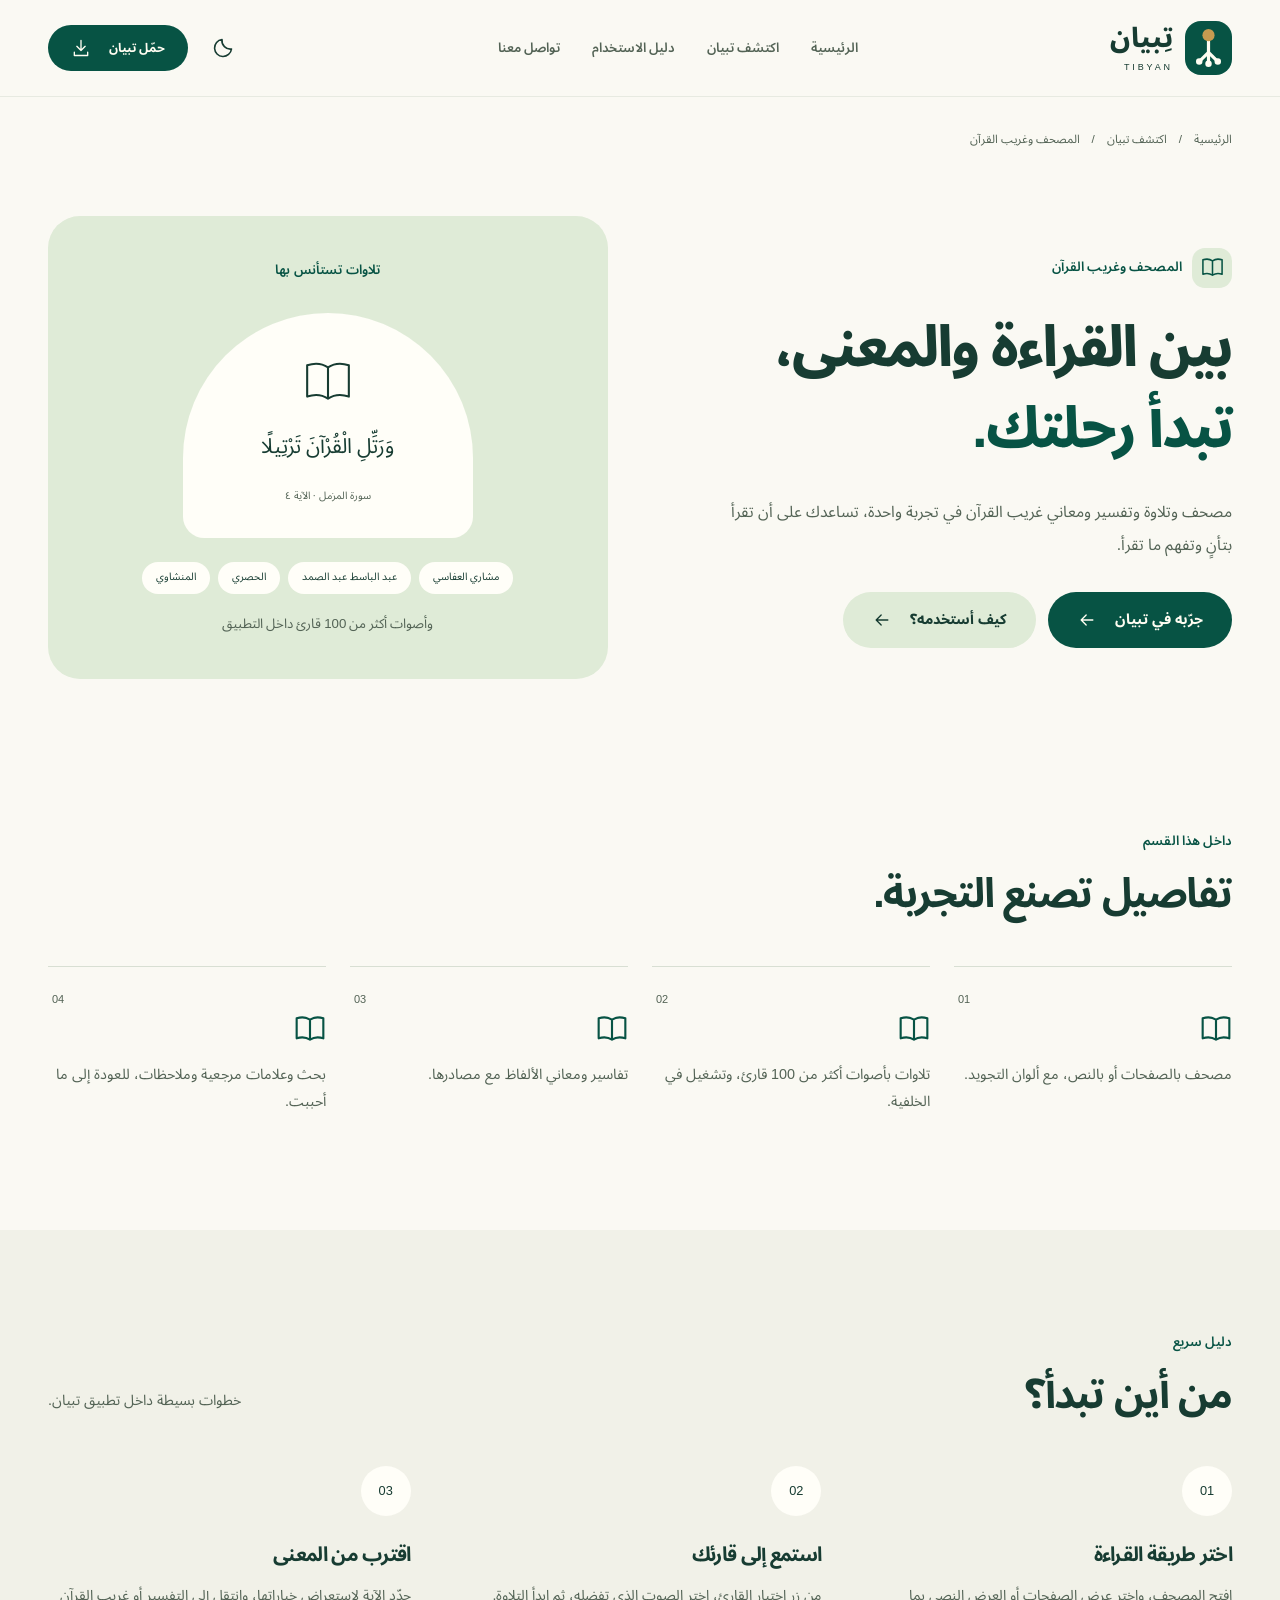
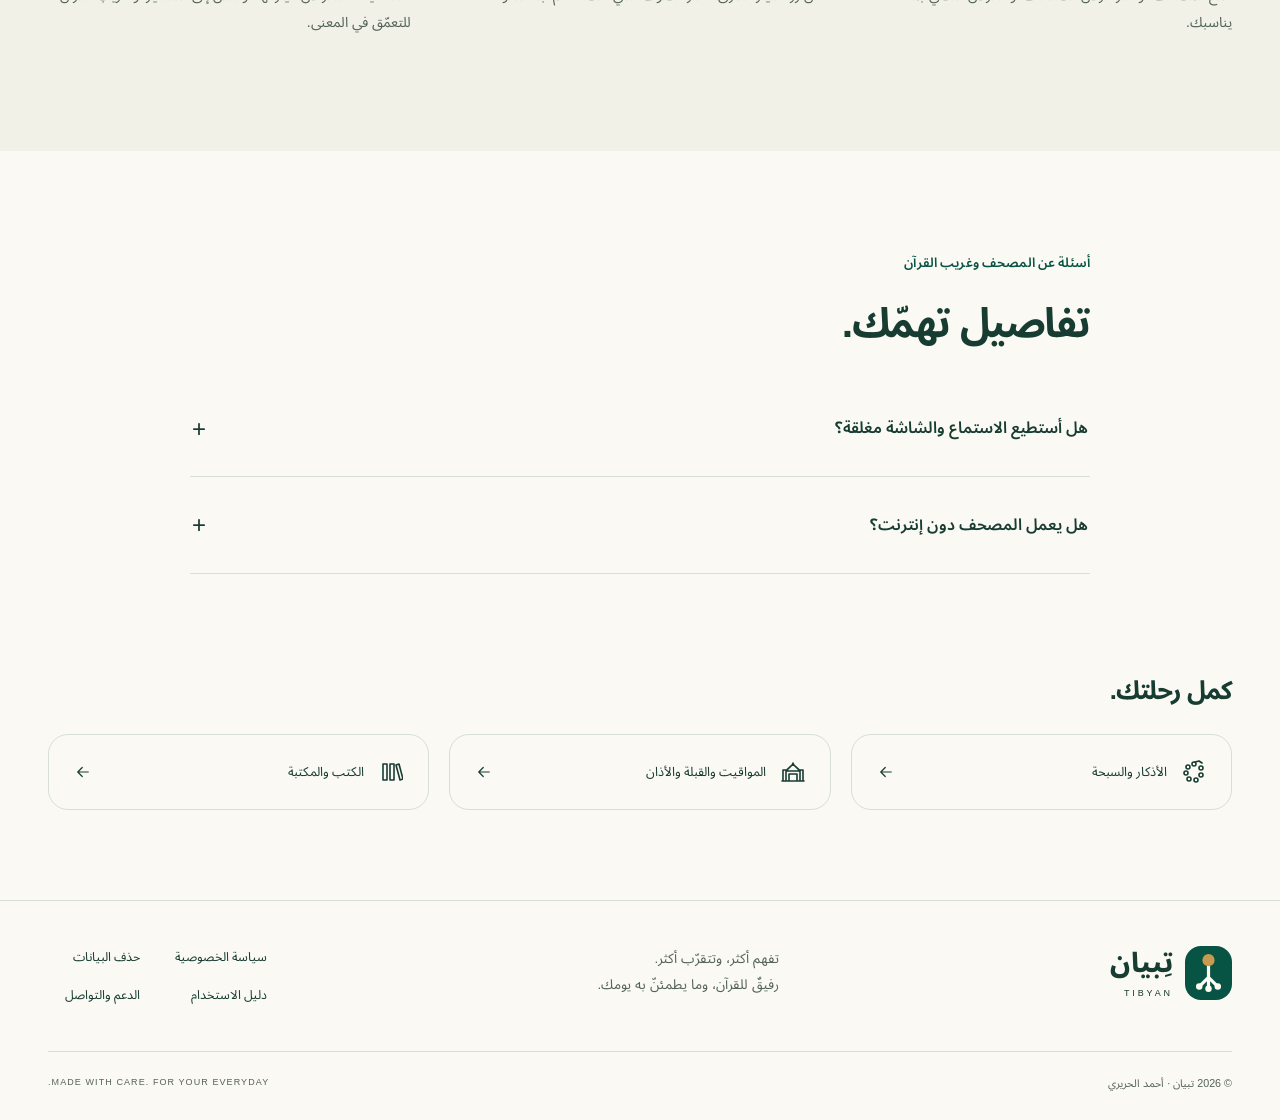
<file: quran.html>
<!doctype html>
<html lang="ar" dir="rtl">
  <head>
    <meta charset="utf-8" />
    <meta name="viewport" content="width=device-width, initial-scale=1" />
    <meta name="theme-color" content="#075344" />
    <title>المصحف وغريب القرآن — تِبيان</title>
    <meta
      name="description"
      content="مصحف وتلاوة وتفسير ومعاني غريب القرآن في تجربة واحدة، تساعدك على أن تقرأ بتأنٍ وتفهم ما تقرأ."
    />
    <link rel="icon" href="assets/brand.svg" type="image/svg+xml" />
    <link rel="stylesheet" href="assets/site.css" />
    <script src="assets/site.js" defer></script>
  </head>
  <body>
    <a class="skip-link" href="#main">انتقل إلى المحتوى</a>
    <div class="scroll-progress" aria-hidden="true"></div>
    <header class="site-header">
      <div class="container header-inner">
        <a class="brand" href="./" aria-label="تبيان — الصفحة الرئيسية"
          ><span class="brand-mark"
            ><svg viewBox="0 0 140 212" aria-hidden="true">
              <path
                d="M70 68V130M70 130L22 178M70 130V190M70 130L118 178"
                stroke="currentColor"
                stroke-width="18"
                stroke-linecap="round"
                stroke-linejoin="round"
                fill="none"
              />
              <circle cx="18" cy="182" r="18" fill="currentColor" />
              <circle cx="70" cy="194" r="18" fill="currentColor" />
              <circle cx="122" cy="182" r="18" fill="currentColor" />
              <circle cx="70" cy="34" r="34" fill="#C69B50" /></svg></span
          ><span>تِبيان<small>TIBYAN</small></span></a
        >
        <nav class="desktop-nav" aria-label="التنقل الرئيسي">
          <a href="./">الرئيسية</a><a href="./#discover">اكتشف تبيان</a
          ><a href="guide.html">دليل الاستخدام</a
          ><a href="./#contact">تواصل معنا</a>
        </nav>
        <div class="header-actions">
          <button
            class="icon-button theme-toggle"
            type="button"
            aria-label="تفعيل المظهر الداكن"
            aria-pressed="false"
          >
            <svg
              class="icon"
              viewBox="0 0 24 24"
              fill="none"
              stroke="currentColor"
              stroke-width="1.6"
              stroke-linecap="round"
              stroke-linejoin="round"
              aria-hidden="true"
            >
              <path d="M20.5 13A8.5 8.5 0 0 1 11 3.5 8.5 8.5 0 1 0 20.5 13Z" />
            </svg></button
          ><a
            href="https://play.google.com/store/apps/details?id=com.app.tibyan"
            class="button button-small"
            >حمّل تبيان
            <svg
              class="icon"
              viewBox="0 0 24 24"
              fill="none"
              stroke="currentColor"
              stroke-width="1.6"
              stroke-linecap="round"
              stroke-linejoin="round"
              aria-hidden="true"
            >
              <path d="M12 3v12m-5-5 5 5 5-5M4 17v4h16v-4" /></svg></a
          ><button
            class="icon-button menu-toggle"
            type="button"
            aria-label="فتح القائمة"
            aria-expanded="false"
            aria-controls="mobile-nav"
          >
            <svg
              class="icon"
              viewBox="0 0 24 24"
              fill="none"
              stroke="currentColor"
              stroke-width="1.6"
              stroke-linecap="round"
              stroke-linejoin="round"
              aria-hidden="true"
            >
              <path d="M4 6h16M4 12h16M4 18h16" />
            </svg>
          </button>
        </div>
      </div>
      <nav
        class="mobile-nav"
        id="mobile-nav"
        aria-label="التنقل على الهاتف"
        hidden
      >
        <a href="./">الرئيسية</a><a href="./#discover">اكتشف تبيان</a
        ><a href="guide.html">دليل الاستخدام</a
        ><a href="privacy.html">سياسة الخصوصية</a
        ><a href="./#contact">تواصل معنا</a>
      </nav>
    </header>
    <main id="main">
      <div class="container breadcrumb">
        <a href="./">الرئيسية</a><span>/</span
        ><a href="./#discover">اكتشف تبيان</a><span>/</span
        ><span>المصحف وغريب القرآن</span>
      </div>
      <section class="feature-hero container">
        <div data-reveal>
          <span class="eyebrow"
            ><span class="mini-icon mint"
              ><svg
                class="icon"
                viewBox="0 0 24 24"
                fill="none"
                stroke="currentColor"
                stroke-width="1.6"
                stroke-linecap="round"
                stroke-linejoin="round"
                aria-hidden="true"
              >
                <path
                  d="M12 5C9 3 5 3 2 4v15c3-1 7-1 10 1 3-2 7-2 10-1V4c-3-1-7-1-10 1Zm0 0v15"
                /></svg></span
            >المصحف وغريب القرآن</span
          >
          <h1>بين القراءة والمعنى،<br /><em>تبدأ رحلتك.</em></h1>
          <p class="hero-description">
            مصحف وتلاوة وتفسير ومعاني غريب القرآن في تجربة واحدة، تساعدك على أن
            تقرأ بتأنٍ وتفهم ما تقرأ.
          </p>
          <div class="hero-actions">
            <a
              class="button button-primary"
              href="https://play.google.com/store/apps/details?id=com.app.tibyan"
              >جرّبه في تبيان<svg
                class="icon"
                viewBox="0 0 24 24"
                fill="none"
                stroke="currentColor"
                stroke-width="1.6"
                stroke-linecap="round"
                stroke-linejoin="round"
                aria-hidden="true"
              >
                <path d="M19 12H5m6-6-6 6 6 6" /></svg></a
            ><a class="button button-tonal" href="#how"
              >كيف أستخدمه؟<svg
                class="icon"
                viewBox="0 0 24 24"
                fill="none"
                stroke="currentColor"
                stroke-width="1.6"
                stroke-linecap="round"
                stroke-linejoin="round"
                aria-hidden="true"
              >
                <path d="M19 12H5m6-6-6 6 6 6" /></svg
            ></a>
          </div>
        </div>
        <div data-reveal>
          <div class="demo-card quran-demo">
            <span class="eyebrow">تلاوات تستأنس بها</span>
            <div class="quran-arch">
              <svg
                class="icon"
                viewBox="0 0 24 24"
                fill="none"
                stroke="currentColor"
                stroke-width="1.6"
                stroke-linecap="round"
                stroke-linejoin="round"
                aria-hidden="true"
              >
                <path
                  d="M12 5C9 3 5 3 2 4v15c3-1 7-1 10 1 3-2 7-2 10-1V4c-3-1-7-1-10 1Zm0 0v15"
                /></svg
              ><span>وَرَتِّلِ الْقُرْآنَ تَرْتِيلًا</span
              ><small>سورة المزمل · الآية ٤</small>
            </div>
            <div class="reciter-pills">
              <span>مشاري العفاسي</span><span>عبد الباسط عبد الصمد</span
              ><span>الحصري</span><span>المنشاوي</span>
            </div>
            <p class="small muted">وأصوات أكثر من 100 قارئ داخل التطبيق</p>
          </div>
        </div>
      </section>
      <section class="section container">
        <div class="section-heading" data-reveal>
          <div>
            <span class="eyebrow">داخل هذا القسم</span>
            <h2>تفاصيل تصنع التجربة.</h2>
          </div>
        </div>
        <div class="benefit-grid">
          <article class="benefit" data-reveal>
            <span class="benefit-num">01</span
            ><svg
              class="icon"
              viewBox="0 0 24 24"
              fill="none"
              stroke="currentColor"
              stroke-width="1.6"
              stroke-linecap="round"
              stroke-linejoin="round"
              aria-hidden="true"
            >
              <path
                d="M12 5C9 3 5 3 2 4v15c3-1 7-1 10 1 3-2 7-2 10-1V4c-3-1-7-1-10 1Zm0 0v15"
              />
            </svg>
            <p>مصحف بالصفحات أو بالنص، مع ألوان التجويد.</p>
          </article>
          <article class="benefit" data-reveal>
            <span class="benefit-num">02</span
            ><svg
              class="icon"
              viewBox="0 0 24 24"
              fill="none"
              stroke="currentColor"
              stroke-width="1.6"
              stroke-linecap="round"
              stroke-linejoin="round"
              aria-hidden="true"
            >
              <path
                d="M12 5C9 3 5 3 2 4v15c3-1 7-1 10 1 3-2 7-2 10-1V4c-3-1-7-1-10 1Zm0 0v15"
              />
            </svg>
            <p>تلاوات بأصوات أكثر من 100 قارئ، وتشغيل في الخلفية.</p>
          </article>
          <article class="benefit" data-reveal>
            <span class="benefit-num">03</span
            ><svg
              class="icon"
              viewBox="0 0 24 24"
              fill="none"
              stroke="currentColor"
              stroke-width="1.6"
              stroke-linecap="round"
              stroke-linejoin="round"
              aria-hidden="true"
            >
              <path
                d="M12 5C9 3 5 3 2 4v15c3-1 7-1 10 1 3-2 7-2 10-1V4c-3-1-7-1-10 1Zm0 0v15"
              />
            </svg>
            <p>تفاسير ومعاني الألفاظ مع مصادرها.</p>
          </article>
          <article class="benefit" data-reveal>
            <span class="benefit-num">04</span
            ><svg
              class="icon"
              viewBox="0 0 24 24"
              fill="none"
              stroke="currentColor"
              stroke-width="1.6"
              stroke-linecap="round"
              stroke-linejoin="round"
              aria-hidden="true"
            >
              <path
                d="M12 5C9 3 5 3 2 4v15c3-1 7-1 10 1 3-2 7-2 10-1V4c-3-1-7-1-10 1Zm0 0v15"
              />
            </svg>
            <p>بحث وعلامات مرجعية وملاحظات، للعودة إلى ما أحببت.</p>
          </article>
        </div>
      </section>
      <section class="section steps-section" id="how">
        <div class="container">
          <div class="section-heading" data-reveal>
            <div>
              <span class="eyebrow">دليل سريع</span>
              <h2>من أين تبدأ؟</h2>
            </div>
            <p>خطوات بسيطة داخل تطبيق تبيان.</p>
          </div>
          <div class="steps-grid">
            <article class="step" data-reveal>
              <span>01</span>
              <h3>اختر طريقة القراءة</h3>
              <p>افتح المصحف، واختر عرض الصفحات أو العرض النصي بما يناسبك.</p>
            </article>
            <article class="step" data-reveal>
              <span>02</span>
              <h3>استمع إلى قارئك</h3>
              <p>
                من زر اختيار القارئ، اختر الصوت الذي تفضله، ثم ابدأ التلاوة.
              </p>
            </article>
            <article class="step" data-reveal>
              <span>03</span>
              <h3>اقترب من المعنى</h3>
              <p>
                حدّد الآية لاستعراض خياراتها، وانتقل إلى التفسير أو غريب القرآن
                للتعمّق في المعنى.
              </p>
            </article>
          </div>
        </div>
      </section>
      <section class="section container narrow">
        <span class="eyebrow">أسئلة عن المصحف وغريب القرآن</span>
        <h2>تفاصيل تهمّك.</h2>
        <div class="faq-list">
          <details>
            <summary>
              هل أستطيع الاستماع والشاشة مغلقة؟<span aria-hidden="true">+</span>
            </summary>
            <div class="faq-answer">
              <p>
                يدعم التطبيق تشغيل التلاوة في الخلفية. اسمح له بالعمل حسب
                إعدادات جهازك، وتأكد من تنزيل التلاوة أو اتصال الإنترنت.
              </p>
            </div>
          </details>
          <details>
            <summary>
              هل يعمل المصحف دون إنترنت؟<span aria-hidden="true">+</span>
            </summary>
            <div class="faq-answer">
              <p>
                المحتوى الذي نزّلته يبقى متاحًا على جهازك. افتح المحتوى المطلوب
                ونزّله قبل انقطاع الاتصال.
              </p>
            </div>
          </details>
        </div>
      </section>
      <section class="related container">
        <h2>كمل رحلتك.</h2>
        <div class="related-links">
          <a href="adhkar.html"
            ><svg
              class="icon"
              viewBox="0 0 24 24"
              fill="none"
              stroke="currentColor"
              stroke-width="1.6"
              stroke-linecap="round"
              stroke-linejoin="round"
              aria-hidden="true"
            >
              <circle cx="12" cy="4" r="2" />
              <circle cx="6" cy="7" r="2" />
              <circle cx="4" cy="13" r="2" />
              <circle cx="7" cy="19" r="2" />
              <circle cx="14" cy="20" r="2" />
              <circle cx="19" cy="15" r="2" />
              <circle cx="19" cy="8" r="2" />
              <path d="m13 2 4-1m0 0 3 2" /></svg
            ><span>الأذكار والسبحة</span
            ><svg
              class="icon"
              viewBox="0 0 24 24"
              fill="none"
              stroke="currentColor"
              stroke-width="1.6"
              stroke-linecap="round"
              stroke-linejoin="round"
              aria-hidden="true"
            >
              <path d="M19 12H5m6-6-6 6 6 6" /></svg></a
          ><a href="prayer.html"
            ><svg
              class="icon"
              viewBox="0 0 24 24"
              fill="none"
              stroke="currentColor"
              stroke-width="1.6"
              stroke-linecap="round"
              stroke-linejoin="round"
              aria-hidden="true"
            >
              <path
                d="M5 21V10H2v11m20 0V10h-3v11M8 21v-7h8v7M6 11c0-4 6-4 6-8 0 4 6 4 6 8H6ZM1 21h22"
              /></svg
            ><span>المواقيت والقبلة والأذان</span
            ><svg
              class="icon"
              viewBox="0 0 24 24"
              fill="none"
              stroke="currentColor"
              stroke-width="1.6"
              stroke-linecap="round"
              stroke-linejoin="round"
              aria-hidden="true"
            >
              <path d="M19 12H5m6-6-6 6 6 6" /></svg></a
          ><a href="library.html"
            ><svg
              class="icon"
              viewBox="0 0 24 24"
              fill="none"
              stroke="currentColor"
              stroke-width="1.6"
              stroke-linecap="round"
              stroke-linejoin="round"
              aria-hidden="true"
            >
              <path d="M4 4h4v16H4zM11 4h4v16h-4zM17 5l3-1 4 15-3 1z" /></svg
            ><span>الكتب والمكتبة</span
            ><svg
              class="icon"
              viewBox="0 0 24 24"
              fill="none"
              stroke="currentColor"
              stroke-width="1.6"
              stroke-linecap="round"
              stroke-linejoin="round"
              aria-hidden="true"
            >
              <path d="M19 12H5m6-6-6 6 6 6" /></svg
          ></a>
        </div>
      </section>
    </main>
    <footer class="site-footer">
      <div class="container">
        <div class="footer-top">
          <a class="brand" href="./" aria-label="تبيان — الصفحة الرئيسية"
            ><span class="brand-mark"
              ><svg viewBox="0 0 140 212" aria-hidden="true">
                <path
                  d="M70 68V130M70 130L22 178M70 130V190M70 130L118 178"
                  stroke="currentColor"
                  stroke-width="18"
                  stroke-linecap="round"
                  stroke-linejoin="round"
                  fill="none"
                />
                <circle cx="18" cy="182" r="18" fill="currentColor" />
                <circle cx="70" cy="194" r="18" fill="currentColor" />
                <circle cx="122" cy="182" r="18" fill="currentColor" />
                <circle cx="70" cy="34" r="34" fill="#C69B50" /></svg></span
            ><span>تِبيان<small>TIBYAN</small></span></a
          >
          <p>تفهم أكثر، وتتقرّب أكثر.<br />رفيقٌ للقرآن، وما يطمئنّ به يومك.</p>
          <div class="footer-links">
            <a href="privacy.html">سياسة الخصوصية</a
            ><a href="privacy.html#delete">حذف البيانات</a
            ><a href="guide.html">دليل الاستخدام</a
            ><a href="mailto:mr.ahmed.alhariri@gmail.com">الدعم والتواصل</a>
          </div>
        </div>
        <div class="footer-bottom">
          <span>© 2026 تبيان · أحمد الحريري</span
          ><span lang="en">MADE WITH CARE. FOR YOUR EVERYDAY.</span>
        </div>
      </div>
    </footer>
  </body>
</html>
</file>
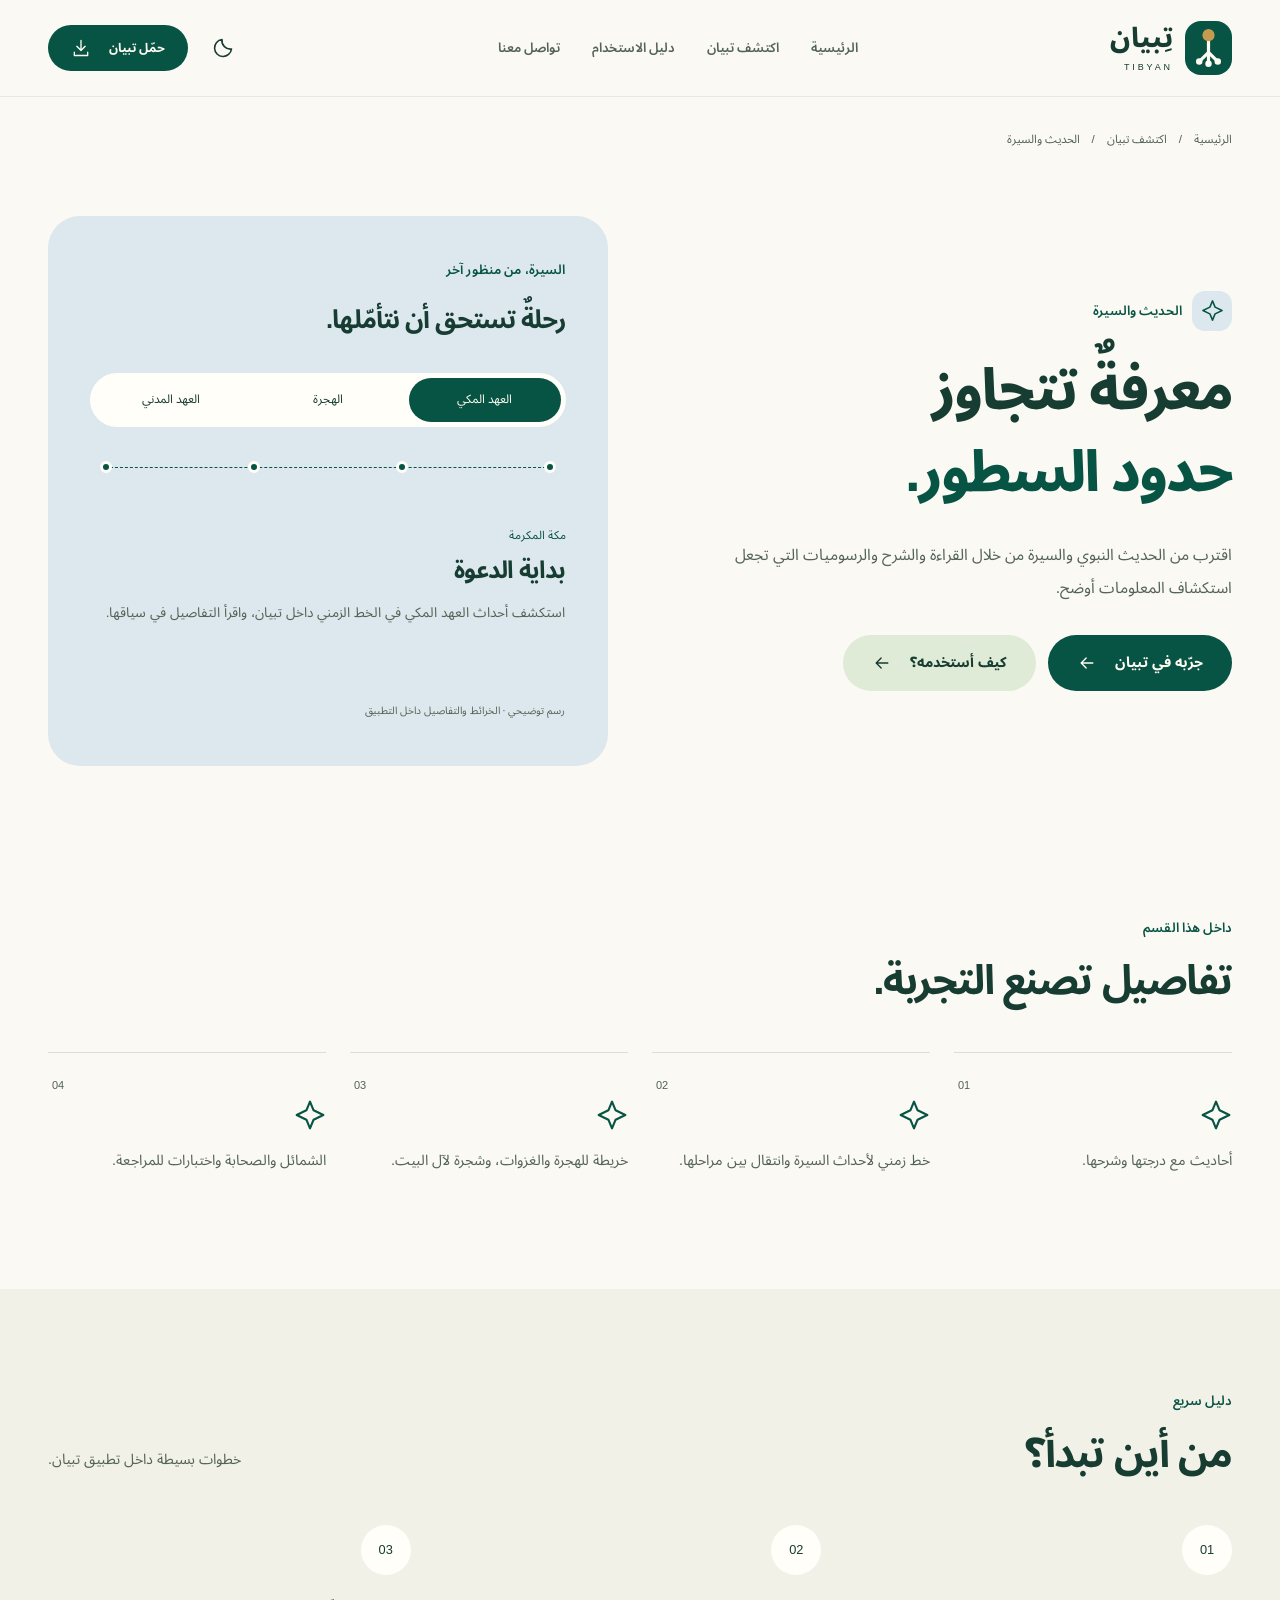
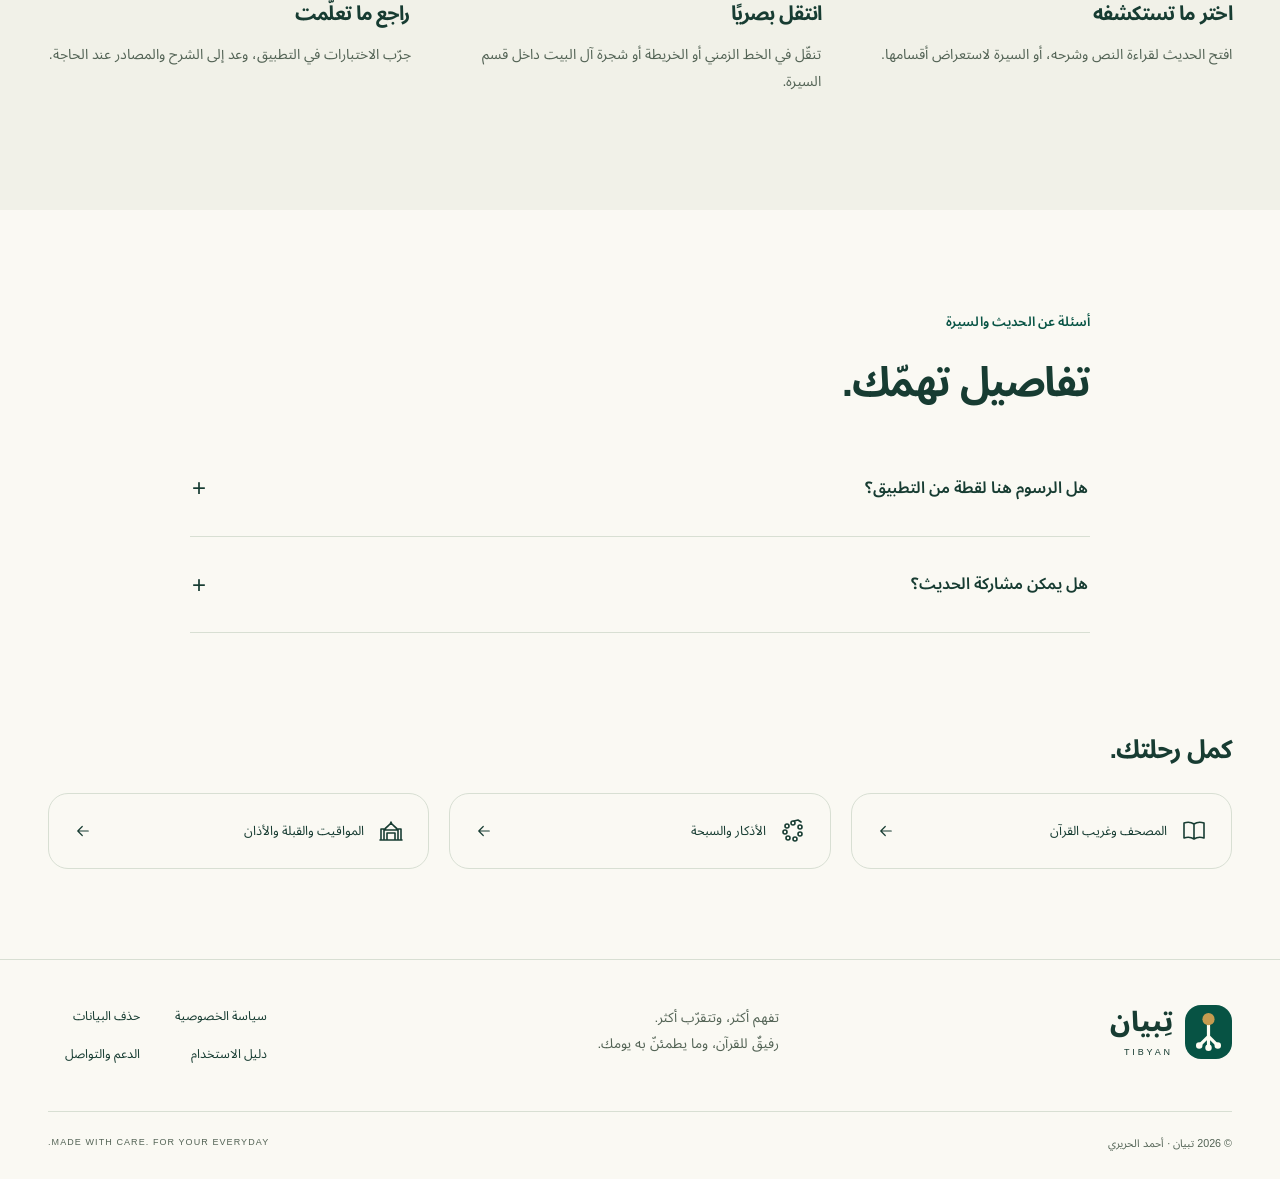
<file: seerah.html>
<!doctype html>
<html lang="ar" dir="rtl">
  <head>
    <meta charset="utf-8" />
    <meta name="viewport" content="width=device-width, initial-scale=1" />
    <meta name="theme-color" content="#075344" />
    <title>الحديث والسيرة — تِبيان</title>
    <meta
      name="description"
      content="اقترب من الحديث النبوي والسيرة من خلال القراءة والشرح والرسوميات التي تجعل استكشاف المعلومات أوضح."
    />
    <link rel="icon" href="assets/brand.svg" type="image/svg+xml" />
    <link rel="stylesheet" href="assets/site.css" />
    <script src="assets/site.js" defer></script>
  </head>
  <body>
    <a class="skip-link" href="#main">انتقل إلى المحتوى</a>
    <div class="scroll-progress" aria-hidden="true"></div>
    <header class="site-header">
      <div class="container header-inner">
        <a class="brand" href="./" aria-label="تبيان — الصفحة الرئيسية"
          ><span class="brand-mark"
            ><svg viewBox="0 0 140 212" aria-hidden="true">
              <path
                d="M70 68V130M70 130L22 178M70 130V190M70 130L118 178"
                stroke="currentColor"
                stroke-width="18"
                stroke-linecap="round"
                stroke-linejoin="round"
                fill="none"
              />
              <circle cx="18" cy="182" r="18" fill="currentColor" />
              <circle cx="70" cy="194" r="18" fill="currentColor" />
              <circle cx="122" cy="182" r="18" fill="currentColor" />
              <circle cx="70" cy="34" r="34" fill="#C69B50" /></svg></span
          ><span>تِبيان<small>TIBYAN</small></span></a
        >
        <nav class="desktop-nav" aria-label="التنقل الرئيسي">
          <a href="./">الرئيسية</a><a href="./#discover">اكتشف تبيان</a
          ><a href="guide.html">دليل الاستخدام</a
          ><a href="./#contact">تواصل معنا</a>
        </nav>
        <div class="header-actions">
          <button
            class="icon-button theme-toggle"
            type="button"
            aria-label="تفعيل المظهر الداكن"
            aria-pressed="false"
          >
            <svg
              class="icon"
              viewBox="0 0 24 24"
              fill="none"
              stroke="currentColor"
              stroke-width="1.6"
              stroke-linecap="round"
              stroke-linejoin="round"
              aria-hidden="true"
            >
              <path d="M20.5 13A8.5 8.5 0 0 1 11 3.5 8.5 8.5 0 1 0 20.5 13Z" />
            </svg></button
          ><a
            href="https://play.google.com/store/apps/details?id=com.app.tibyan"
            class="button button-small"
            >حمّل تبيان
            <svg
              class="icon"
              viewBox="0 0 24 24"
              fill="none"
              stroke="currentColor"
              stroke-width="1.6"
              stroke-linecap="round"
              stroke-linejoin="round"
              aria-hidden="true"
            >
              <path d="M12 3v12m-5-5 5 5 5-5M4 17v4h16v-4" /></svg></a
          ><button
            class="icon-button menu-toggle"
            type="button"
            aria-label="فتح القائمة"
            aria-expanded="false"
            aria-controls="mobile-nav"
          >
            <svg
              class="icon"
              viewBox="0 0 24 24"
              fill="none"
              stroke="currentColor"
              stroke-width="1.6"
              stroke-linecap="round"
              stroke-linejoin="round"
              aria-hidden="true"
            >
              <path d="M4 6h16M4 12h16M4 18h16" />
            </svg>
          </button>
        </div>
      </div>
      <nav
        class="mobile-nav"
        id="mobile-nav"
        aria-label="التنقل على الهاتف"
        hidden
      >
        <a href="./">الرئيسية</a><a href="./#discover">اكتشف تبيان</a
        ><a href="guide.html">دليل الاستخدام</a
        ><a href="privacy.html">سياسة الخصوصية</a
        ><a href="./#contact">تواصل معنا</a>
      </nav>
    </header>
    <main id="main">
      <div class="container breadcrumb">
        <a href="./">الرئيسية</a><span>/</span
        ><a href="./#discover">اكتشف تبيان</a><span>/</span
        ><span>الحديث والسيرة</span>
      </div>
      <section class="feature-hero container">
        <div data-reveal>
          <span class="eyebrow"
            ><span class="mini-icon blue"
              ><svg
                class="icon"
                viewBox="0 0 24 24"
                fill="none"
                stroke="currentColor"
                stroke-width="1.6"
                stroke-linecap="round"
                stroke-linejoin="round"
                aria-hidden="true"
              >
                <path
                  d="m12 2 2.7 6.5L22 12l-7.3 3.5L12 22l-2.7-6.5L2 12l7.3-3.5L12 2Z"
                /></svg></span
            >الحديث والسيرة</span
          >
          <h1>معرفةٌ تتجاوز<br /><em>حدود السطور.</em></h1>
          <p class="hero-description">
            اقترب من الحديث النبوي والسيرة من خلال القراءة والشرح والرسوميات
            التي تجعل استكشاف المعلومات أوضح.
          </p>
          <div class="hero-actions">
            <a
              class="button button-primary"
              href="https://play.google.com/store/apps/details?id=com.app.tibyan"
              >جرّبه في تبيان<svg
                class="icon"
                viewBox="0 0 24 24"
                fill="none"
                stroke="currentColor"
                stroke-width="1.6"
                stroke-linecap="round"
                stroke-linejoin="round"
                aria-hidden="true"
              >
                <path d="M19 12H5m6-6-6 6 6 6" /></svg></a
            ><a class="button button-tonal" href="#how"
              >كيف أستخدمه؟<svg
                class="icon"
                viewBox="0 0 24 24"
                fill="none"
                stroke="currentColor"
                stroke-width="1.6"
                stroke-linecap="round"
                stroke-linejoin="round"
                aria-hidden="true"
              >
                <path d="M19 12H5m6-6-6 6 6 6" /></svg
            ></a>
          </div>
        </div>
        <div data-reveal>
          <div class="demo-card timeline-demo">
            <span class="eyebrow">السيرة، من منظور آخر</span>
            <h3>رحلةٌ تستحق أن نتأمّلها.</h3>
            <div class="timeline-tabs" role="tablist" aria-label="مراحل السيرة">
              <button
                role="tab"
                aria-selected="true"
                aria-controls="era-panel"
                id="era-mecca"
                data-era="mecca"
                tabindex="0"
              >
                العهد المكي</button
              ><button
                role="tab"
                aria-selected="false"
                aria-controls="era-panel"
                id="era-hijra"
                data-era="hijra"
                tabindex="-1"
              >
                الهجرة</button
              ><button
                role="tab"
                aria-selected="false"
                aria-controls="era-panel"
                id="era-medina"
                data-era="medina"
                tabindex="-1"
              >
                العهد المدني
              </button>
            </div>
            <div class="journey-line" aria-hidden="true">
              <i></i><i></i><i></i><i></i>
            </div>
            <div id="era-panel" role="tabpanel" aria-labelledby="era-mecca">
              <span class="chapter-label">مكة المكرمة</span>
              <h4>بداية الدعوة</h4>
              <p>
                استكشف أحداث العهد المكي في الخط الزمني داخل تبيان، واقرأ
                التفاصيل في سياقها.
              </p>
            </div>
            <span class="small muted"
              >رسم توضيحي · الخرائط والتفاصيل داخل التطبيق</span
            >
          </div>
        </div>
      </section>
      <section class="section container">
        <div class="section-heading" data-reveal>
          <div>
            <span class="eyebrow">داخل هذا القسم</span>
            <h2>تفاصيل تصنع التجربة.</h2>
          </div>
        </div>
        <div class="benefit-grid">
          <article class="benefit" data-reveal>
            <span class="benefit-num">01</span
            ><svg
              class="icon"
              viewBox="0 0 24 24"
              fill="none"
              stroke="currentColor"
              stroke-width="1.6"
              stroke-linecap="round"
              stroke-linejoin="round"
              aria-hidden="true"
            >
              <path
                d="m12 2 2.7 6.5L22 12l-7.3 3.5L12 22l-2.7-6.5L2 12l7.3-3.5L12 2Z"
              />
            </svg>
            <p>أحاديث مع درجتها وشرحها.</p>
          </article>
          <article class="benefit" data-reveal>
            <span class="benefit-num">02</span
            ><svg
              class="icon"
              viewBox="0 0 24 24"
              fill="none"
              stroke="currentColor"
              stroke-width="1.6"
              stroke-linecap="round"
              stroke-linejoin="round"
              aria-hidden="true"
            >
              <path
                d="m12 2 2.7 6.5L22 12l-7.3 3.5L12 22l-2.7-6.5L2 12l7.3-3.5L12 2Z"
              />
            </svg>
            <p>خط زمني لأحداث السيرة وانتقال بين مراحلها.</p>
          </article>
          <article class="benefit" data-reveal>
            <span class="benefit-num">03</span
            ><svg
              class="icon"
              viewBox="0 0 24 24"
              fill="none"
              stroke="currentColor"
              stroke-width="1.6"
              stroke-linecap="round"
              stroke-linejoin="round"
              aria-hidden="true"
            >
              <path
                d="m12 2 2.7 6.5L22 12l-7.3 3.5L12 22l-2.7-6.5L2 12l7.3-3.5L12 2Z"
              />
            </svg>
            <p>خريطة للهجرة والغزوات، وشجرة لآل البيت.</p>
          </article>
          <article class="benefit" data-reveal>
            <span class="benefit-num">04</span
            ><svg
              class="icon"
              viewBox="0 0 24 24"
              fill="none"
              stroke="currentColor"
              stroke-width="1.6"
              stroke-linecap="round"
              stroke-linejoin="round"
              aria-hidden="true"
            >
              <path
                d="m12 2 2.7 6.5L22 12l-7.3 3.5L12 22l-2.7-6.5L2 12l7.3-3.5L12 2Z"
              />
            </svg>
            <p>الشمائل والصحابة واختبارات للمراجعة.</p>
          </article>
        </div>
      </section>
      <section class="section steps-section" id="how">
        <div class="container">
          <div class="section-heading" data-reveal>
            <div>
              <span class="eyebrow">دليل سريع</span>
              <h2>من أين تبدأ؟</h2>
            </div>
            <p>خطوات بسيطة داخل تطبيق تبيان.</p>
          </div>
          <div class="steps-grid">
            <article class="step" data-reveal>
              <span>01</span>
              <h3>اختر ما تستكشفه</h3>
              <p>افتح الحديث لقراءة النص وشرحه، أو السيرة لاستعراض أقسامها.</p>
            </article>
            <article class="step" data-reveal>
              <span>02</span>
              <h3>انتقل بصريًا</h3>
              <p>
                تنقّل في الخط الزمني أو الخريطة أو شجرة آل البيت داخل قسم السيرة.
              </p>
            </article>
            <article class="step" data-reveal>
              <span>03</span>
              <h3>راجع ما تعلّمت</h3>
              <p>
                جرّب الاختبارات في التطبيق، وعد إلى الشرح والمصادر عند الحاجة.
              </p>
            </article>
          </div>
        </div>
      </section>
      <section class="section container narrow">
        <span class="eyebrow">أسئلة عن الحديث والسيرة</span>
        <h2>تفاصيل تهمّك.</h2>
        <div class="faq-list">
          <details>
            <summary>
              هل الرسوم هنا لقطة من التطبيق؟<span aria-hidden="true">+</span>
            </summary>
            <div class="faq-answer">
              <p>
                العرض الموجود على الموقع معاينة توضيحية. تجد الخط الزمني
                والخريطة وشجرة آل البيت داخل التطبيق.
              </p>
            </div>
          </details>
          <details>
            <summary>
              هل يمكن مشاركة الحديث؟<span aria-hidden="true">+</span>
            </summary>
            <div class="faq-answer">
              <p>
                يوفّر التطبيق خيارات مشاركة للحديث؛ راجع النص ودرجته ومصدره قبل
                المشاركة.
              </p>
            </div>
          </details>
        </div>
      </section>
      <section class="related container">
        <h2>كمل رحلتك.</h2>
        <div class="related-links">
          <a href="quran.html"
            ><svg
              class="icon"
              viewBox="0 0 24 24"
              fill="none"
              stroke="currentColor"
              stroke-width="1.6"
              stroke-linecap="round"
              stroke-linejoin="round"
              aria-hidden="true"
            >
              <path
                d="M12 5C9 3 5 3 2 4v15c3-1 7-1 10 1 3-2 7-2 10-1V4c-3-1-7-1-10 1Zm0 0v15"
              /></svg
            ><span>المصحف وغريب القرآن</span
            ><svg
              class="icon"
              viewBox="0 0 24 24"
              fill="none"
              stroke="currentColor"
              stroke-width="1.6"
              stroke-linecap="round"
              stroke-linejoin="round"
              aria-hidden="true"
            >
              <path d="M19 12H5m6-6-6 6 6 6" /></svg></a
          ><a href="adhkar.html"
            ><svg
              class="icon"
              viewBox="0 0 24 24"
              fill="none"
              stroke="currentColor"
              stroke-width="1.6"
              stroke-linecap="round"
              stroke-linejoin="round"
              aria-hidden="true"
            >
              <circle cx="12" cy="4" r="2" />
              <circle cx="6" cy="7" r="2" />
              <circle cx="4" cy="13" r="2" />
              <circle cx="7" cy="19" r="2" />
              <circle cx="14" cy="20" r="2" />
              <circle cx="19" cy="15" r="2" />
              <circle cx="19" cy="8" r="2" />
              <path d="m13 2 4-1m0 0 3 2" /></svg
            ><span>الأذكار والسبحة</span
            ><svg
              class="icon"
              viewBox="0 0 24 24"
              fill="none"
              stroke="currentColor"
              stroke-width="1.6"
              stroke-linecap="round"
              stroke-linejoin="round"
              aria-hidden="true"
            >
              <path d="M19 12H5m6-6-6 6 6 6" /></svg></a
          ><a href="prayer.html"
            ><svg
              class="icon"
              viewBox="0 0 24 24"
              fill="none"
              stroke="currentColor"
              stroke-width="1.6"
              stroke-linecap="round"
              stroke-linejoin="round"
              aria-hidden="true"
            >
              <path
                d="M5 21V10H2v11m20 0V10h-3v11M8 21v-7h8v7M6 11c0-4 6-4 6-8 0 4 6 4 6 8H6ZM1 21h22"
              /></svg
            ><span>المواقيت والقبلة والأذان</span
            ><svg
              class="icon"
              viewBox="0 0 24 24"
              fill="none"
              stroke="currentColor"
              stroke-width="1.6"
              stroke-linecap="round"
              stroke-linejoin="round"
              aria-hidden="true"
            >
              <path d="M19 12H5m6-6-6 6 6 6" /></svg
          ></a>
        </div>
      </section>
    </main>
    <footer class="site-footer">
      <div class="container">
        <div class="footer-top">
          <a class="brand" href="./" aria-label="تبيان — الصفحة الرئيسية"
            ><span class="brand-mark"
              ><svg viewBox="0 0 140 212" aria-hidden="true">
                <path
                  d="M70 68V130M70 130L22 178M70 130V190M70 130L118 178"
                  stroke="currentColor"
                  stroke-width="18"
                  stroke-linecap="round"
                  stroke-linejoin="round"
                  fill="none"
                />
                <circle cx="18" cy="182" r="18" fill="currentColor" />
                <circle cx="70" cy="194" r="18" fill="currentColor" />
                <circle cx="122" cy="182" r="18" fill="currentColor" />
                <circle cx="70" cy="34" r="34" fill="#C69B50" /></svg></span
            ><span>تِبيان<small>TIBYAN</small></span></a
          >
          <p>تفهم أكثر، وتتقرّب أكثر.<br />رفيقٌ للقرآن، وما يطمئنّ به يومك.</p>
          <div class="footer-links">
            <a href="privacy.html">سياسة الخصوصية</a
            ><a href="privacy.html#delete">حذف البيانات</a
            ><a href="guide.html">دليل الاستخدام</a
            ><a href="mailto:mr.ahmed.alhariri@gmail.com">الدعم والتواصل</a>
          </div>
        </div>
        <div class="footer-bottom">
          <span>© 2026 تبيان · أحمد الحريري</span
          ><span lang="en">MADE WITH CARE. FOR YOUR EVERYDAY.</span>
        </div>
      </div>
    </footer>
  </body>
</html>
</file>
<file: assets/site.css>
@font-face {
  font-family: Tibyan;
  src: url("arabic.woff2") format("woff2");
  font-weight: 100 900;
  font-display: swap;
}
:root {
  --bg: #faf9f3;
  --surface: #f1f1e8;
  --paper: #fffef8;
  --ink: #173c32;
  --muted: #536355;
  --primary: #075344;
  --on-primary: #fffdf2;
  --mint: #dfebd7;
  --lavender: #e9e2f3;
  --peach: #f7dfcb;
  --sand: #eee7d5;
  --blue: #dce8ee;
  --rose: #f0e1df;
  --accent: #b88332;
  --outline: #d8dfd3;
  --ease: cubic-bezier(0.2, 0.8, 0.2, 1);
  --spring: cubic-bezier(0.18, 0.9, 0.3, 1.18);
  --header-bg: rgba(250, 249, 243, 0.94);
  color-scheme: light;
}
:root[data-theme="dark"] {
  --bg: #101e19;
  --surface: #1b2c24;
  --paper: #21342a;
  --ink: #e1eddd;
  --muted: #b0c1b1;
  --primary: #a7d8b5;
  --on-primary: #12392a;
  --mint: #283f2c;
  --lavender: #3d3546;
  --peach: #493729;
  --sand: #3e3b2b;
  --blue: #2b3d43;
  --rose: #453335;
  --accent: #dfb96e;
  --outline: #3e5044;
  --header-bg: rgba(16, 30, 25, 0.95);
  color-scheme: dark;
}
* {
  box-sizing: border-box;
}
html {
  scroll-behavior: smooth;
  scroll-padding-top: 100px;
}
body {
  margin: 0;
  background: var(--bg);
  color: var(--ink);
  font-family: Tibyan, "Segoe UI", Tahoma, Arial, sans-serif;
  font-size: 16px;
  line-height: 1.9;
  -webkit-font-smoothing: antialiased;
}
button,
input,
select {
  font: inherit;
}
button,
a,
summary,
select {
  touch-action: manipulation;
}
button,
summary,
select {
  cursor: pointer;
}
button,
a,
input,
select,
summary {
  -webkit-tap-highlight-color: transparent;
}
a {
  color: inherit;
  text-decoration: none;
}
button {
  color: inherit;
}
a:focus-visible,
button:focus-visible,
input:focus-visible,
select:focus-visible,
summary:focus-visible {
  outline: 3px solid var(--accent);
  outline-offset: 5px;
}
button {
  border: 0;
}
img,
svg {
  max-width: 100%;
}
button .icon,
a .icon {
  pointer-events: none;
}
.icon {
  width: 24px;
  height: 24px;
  flex: none;
  vertical-align: middle;
}
p {
  margin: 0 0 1em;
}
h1,
h2,
h3,
h4 {
  margin: 0;
  line-height: 1.4;
  letter-spacing: -0.035em;
  text-wrap: balance;
}
h1 {
  font-size: clamp(2.8rem, 5.1vw, 5.2rem);
  font-weight: 800;
  line-height: 1.45;
}
h2 {
  font-size: clamp(2rem, 3.2vw, 3.25rem);
  font-weight: 700;
}
h3 {
  font-size: 1.5rem;
  font-weight: 700;
}
h4 {
  font-size: 1.5rem;
}
em {
  font-style: normal;
  color: var(--primary);
}
.container {
  width: min(1220px, calc(100% - 96px));
  margin-inline: auto;
}
.section {
  padding-block: 100px;
}
.narrow {
  max-width: 900px;
}
.muted {
  color: var(--muted);
}
.small {
  font-size: 0.83rem;
}
.eyebrow {
  display: flex;
  align-items: center;
  gap: 10px;
  font-size: 0.82rem;
  font-weight: 600;
  color: var(--primary);
  letter-spacing: 0.01em;
  margin-bottom: 20px;
}
.live-dot {
  width: 8px;
  height: 8px;
  border-radius: 50%;
  background: var(--primary);
  box-shadow: 0 0 0 5px var(--mint);
}
.sr-only {
  position: absolute !important;
  width: 1px;
  height: 1px;
  padding: 0;
  margin: -1px;
  overflow: hidden;
  clip: rect(0, 0, 0, 0);
  white-space: nowrap;
  border: 0;
}
[hidden] {
  display: none !important;
}
.skip-link {
  position: fixed;
  top: 10px;
  right: 10px;
  transform: translateY(-180%);
  z-index: 100;
  background: var(--primary);
  color: var(--on-primary);
  padding: 10px 24px;
  border-radius: 30px;
}
.skip-link:focus {
  transform: none;
}
.scroll-progress {
  position: fixed;
  z-index: 100;
  top: 0;
  right: 0;
  height: 3px;
  width: 100%;
  transform: scaleX(0);
  transform-origin: right;
  background: var(--accent);
}
.site-header {
  position: sticky;
  top: 0;
  z-index: 40;
  background: var(--header-bg);
  border-bottom: 1px solid color-mix(in srgb, var(--outline) 55%, transparent);
  backdrop-filter: blur(16px);
}
.header-inner {
  height: 96px;
  display: flex;
  align-items: center;
  justify-content: space-between;
  gap: 25px;
}
.brand {
  display: inline-flex;
  align-items: center;
  gap: 12px;
  flex: none;
  font-size: 1.7rem;
  font-weight: 800;
  line-height: 1.2;
}
.brand-mark {
  width: 47px;
  height: 54px;
  border-radius: 16px;
  background: var(--primary);
  color: var(--on-primary);
  display: grid;
  place-items: center;
}
.brand-mark svg {
  width: 25px;
  height: 38px;
}
.brand small {
  font-family: Arial, sans-serif;
  font-size: 9px;
  letter-spacing: 0.32em;
  display: block;
  margin-top: 7px;
  font-weight: 500;
}
.desktop-nav {
  display: flex;
  align-items: center;
  gap: 32px;
  font-size: 0.82rem;
  font-weight: 600;
}
.desktop-nav a {
  padding: 12px 0;
  position: relative;
  color: var(--muted);
}
.desktop-nav a:after {
  content: "";
  position: absolute;
  bottom: 4px;
  right: 0;
  width: 100%;
  height: 2px;
  background: var(--primary);
  transform: scaleX(0);
  transition: transform 0.3s var(--ease);
}
.desktop-nav a:hover:after,
.desktop-nav a[aria-current]:after {
  transform: scaleX(1);
}
.desktop-nav a:hover,
.desktop-nav a[aria-current] {
  color: var(--primary);
}
.header-actions {
  display: flex;
  gap: 12px;
  align-items: center;
}
.icon-button {
  display: inline-grid;
  place-items: center;
  border-radius: 50%;
  width: 46px;
  height: 46px;
  background: transparent;
  transition:
    background 0.25s,
    transform 0.25s var(--spring);
}
.icon-button:hover {
  background: var(--mint);
  transform: rotate(-8deg);
}
.button {
  position: relative;
  overflow: hidden;
  display: inline-flex;
  align-items: center;
  justify-content: center;
  gap: 18px;
  min-height: 56px;
  padding: 14px 28px;
  border-radius: 100px;
  font-size: 0.9rem;
  font-weight: 700;
  background: var(--primary);
  color: var(--on-primary);
  border: 1px solid transparent;
  transition:
    transform 0.35s var(--spring),
    box-shadow 0.3s,
    background 0.3s;
  isolation: isolate;
  line-height: 1.5;
}
.button:hover {
  transform: translateY(-4px);
  box-shadow: 0 8px 0 color-mix(in srgb, var(--primary) 10%, transparent);
}
.button:active {
  transform: translateY(0) scale(0.97);
}
.button .icon {
  width: 20px;
  height: 20px;
}
.button-small {
  min-height: 44px;
  font-size: 0.78rem;
  padding: 12px 22px;
}
.button-tonal {
  background: var(--mint);
  color: var(--ink);
}
.button-cream {
  background: #f5f2df;
  color: #114332;
}
.button-ripple {
  position: absolute;
  inset: 0;
  background: currentColor;
  opacity: 0.1;
  pointer-events: none;
  border-radius: inherit;
  animation: ripple 0.55s var(--ease) forwards;
}
.menu-toggle {
  display: none;
}
.mobile-nav {
  padding: 10px 24px 24px;
  border-top: 1px solid var(--outline);
  background: var(--bg);
}
.mobile-nav a {
  display: block;
  padding: 10px;
  border-radius: 12px;
}
.mobile-nav a:hover {
  background: var(--mint);
}
.hero {
  display: grid;
  grid-template-columns: 1.06fr 1fr;
  align-items: center;
  min-height: 725px;
  gap: 32px;
  padding-block: 60px 72px;
}
.hero-copy {
  padding-bottom: 30px;
}
.hero h1 {
  margin-bottom: 26px;
  font-size: clamp(3.3rem, 5.7vw, 5.7rem);
}
.hero-line {
  position: relative;
  display: inline-block;
  white-space: nowrap;
}
.hero-line em {
  position: relative;
  z-index: 1;
}
.hero-line em:after {
  content: "";
  position: absolute;
  inset: auto -2px 10px -6px;
  height: 17px;
  background: #e6d9a5;
  z-index: -1;
  border-radius: 50%;
  transform: rotate(-3deg);
}
[data-theme="dark"] .hero-line em:after {
  background: #594f2d;
}
.hero-line > .rosette {
  position: absolute;
  left: -64px;
  top: 30px;
  width: 48px;
  height: 48px;
  color: var(--accent);
  animation: star-arrive 1.6s var(--spring) both;
}
.hero-description {
  font-size: 1.06rem;
  line-height: 2.1;
  color: var(--muted);
  max-width: 510px;
  margin-bottom: 30px;
}
.hero-actions {
  display: flex;
  align-items: center;
  gap: 12px;
  flex-wrap: wrap;
}
.hero-trust {
  display: flex;
  gap: 22px;
  margin-top: 25px;
  font-size: 0.72rem;
  color: var(--muted);
}
.hero-trust span {
  display: flex;
  gap: 5px;
  align-items: center;
}
.hero-trust .icon {
  width: 16px;
  height: 16px;
}
.phone-scene {
  position: relative;
  min-height: 580px;
  display: grid;
  place-items: center;
  isolation: isolate;
  direction: rtl;
}
.scene-ring {
  position: absolute;
  width: 440px;
  height: 470px;
  background: var(--mint);
  border-radius: 48% 48% 40% 40%;
  transform: rotate(-9deg);
  z-index: -1;
}
.scene-ring:before {
  content: "";
  position: absolute;
  inset: 22px;
  border: 1px solid color-mix(in srgb, var(--primary) 22%, transparent);
  border-radius: inherit;
}
.phone {
  position: relative;
  width: 284px;
  height: 556px;
  background: #f9f8f0;
  color: #173c32;
  border: 7px solid #153b31;
  border-radius: 44px;
  transform: rotate(7deg);
  box-shadow:
    16px 24px 0 rgba(7, 64, 46, 0.08),
    0 34px 60px rgba(7, 64, 46, 0.1);
  padding: 11px 18px 22px;
  animation: phone-enter 1.1s var(--spring) both;
  transition: transform 0.7s var(--spring);
}
.phone-scene:hover .phone {
  transform: rotate(2deg) translateY(-8px);
}
.phone-camera {
  width: 58px;
  height: 16px;
  background: #153b31;
  border-radius: 0 0 14px 14px;
  position: absolute;
  top: -1px;
  left: calc(50% - 29px);
}
.phone-status {
  display: flex;
  justify-content: space-between;
  font-size: 10px;
  font-family: Arial, sans-serif;
  margin-top: 3px;
}
.phone-brand {
  display: flex;
  align-items: center;
  justify-content: space-between;
  font-size: 21px;
  font-weight: 800;
  margin-top: 24px;
}
.phone-brand svg {
  width: 18px;
  height: 28px;
  color: #075344;
}
.phone-greeting {
  font-size: 10px;
  color: #697b6c;
  margin: 15px 0 0;
}
.phone h2 {
  font-size: 36px;
  font-weight: 750;
  line-height: 1.3;
  margin-top: 5px;
}
.phone-verse {
  background: #e0ebd8;
  padding: 23px 10px;
  border-radius: 50px 50px 18px 18px;
  margin-top: 18px;
  text-align: center;
}
.phone-verse > span {
  font-size: 18px;
  display: block;
  font-family: Tibyan, Tahoma, serif;
  line-height: 2;
}
.phone-verse small {
  font-size: 8px;
  color: #4c6757;
}
.phone-grid {
  display: grid;
  grid-template-columns: repeat(4, 1fr);
  gap: 8px;
  margin-top: 22px;
}
.phone-grid a {
  font-size: 8px;
  display: grid;
  justify-items: center;
  gap: 8px;
}
.phone-grid a .icon {
  width: 25px;
  height: 25px;
  box-sizing: content-box;
  padding: 10px;
  background: #eae5f0;
  border-radius: 15px;
  transition: transform 0.3s var(--spring);
}
.phone-grid a:nth-child(2) .icon {
  background: #f2e1cd;
}
.phone-grid a:nth-child(3) .icon {
  background: #e0ebd8;
}
.phone-grid a:nth-child(4) .icon {
  background: #e1e9ed;
}
.phone-grid a:hover .icon {
  transform: translateY(-5px) rotate(-8deg);
}
.phone-note {
  margin-top: 24px;
  font-size: 8px;
  text-align: center;
  color: #657364;
}
.phone-home {
  position: absolute;
  bottom: 9px;
  left: calc(50% - 34px);
  width: 68px;
  height: 4px;
  border-radius: 9px;
  background: #173c32;
}
.floating-label {
  position: absolute;
  z-index: 3;
  display: flex;
  align-items: center;
  gap: 10px;
  padding: 15px 22px;
  background: var(--paper);
  border: 1px solid var(--outline);
  border-radius: 18px;
  font-size: 0.76rem;
  font-weight: 600;
  box-shadow: 0 12px 24px rgba(21, 59, 49, 0.05);
  animation: label-enter 1s var(--spring) 0.25s both;
}
.floating-label .icon {
  width: 21px;
  height: 21px;
  color: var(--primary);
}
.label-top {
  top: 62px;
  right: 0;
  transform: rotate(-5deg);
}
.label-bottom {
  bottom: 52px;
  left: 8px;
  transform: rotate(-6deg);
}
.scene-orbit {
  position: absolute;
  z-index: -1;
}
.orbit-one {
  width: 82px;
  top: 6px;
  left: 12px;
  color: var(--accent);
  animation: ornament-sway 8s ease-in-out 2 alternate;
}
.orbit-two {
  width: 32px;
  bottom: 37px;
  right: 55px;
  color: var(--primary);
}
.highlights {
  display: grid;
  grid-template-columns: repeat(4, 1fr);
  padding-block: 36px;
  border-top: 1px solid var(--outline);
  border-bottom: 1px solid var(--outline);
}
.highlights > div {
  display: flex;
  flex-direction: column;
  align-items: center;
  border-inline-end: 1px solid var(--outline);
  gap: 5px;
}
.highlights > div:last-child {
  border: 0;
}
.highlights strong {
  font-size: 1.25rem;
  font-weight: 700;
}
.highlights > div:first-child strong {
  font-family: Arial, sans-serif;
  letter-spacing: -0.04em;
  font-size: 2.1rem;
  line-height: 1.35;
}
.highlights span {
  font-size: 0.72rem;
  color: var(--muted);
}
.section-heading {
  display: flex;
  align-items: flex-end;
  justify-content: space-between;
  gap: 30px;
  margin-bottom: 42px;
}
.section-heading .eyebrow {
  margin-bottom: 12px;
}
.section-heading > p {
  font-size: 0.9rem;
  color: var(--muted);
  margin-bottom: 10px;
}
.feature-grid {
  display: grid;
  grid-template-columns: repeat(3, 1fr);
  gap: 20px;
}
.mint {
  background: var(--mint);
}
.lavender {
  background: var(--lavender);
}
.peach {
  background: var(--peach);
}
.sand {
  background: var(--sand);
}
.blue {
  background: var(--blue);
}
.rose {
  background: var(--rose);
}
.feature-card {
  padding: 30px 28px 20px;
  border-radius: 28px;
  display: flex;
  flex-direction: column;
  min-height: 340px;
  position: relative;
  transition:
    transform 0.4s var(--spring),
    border-radius 0.4s var(--ease);
}
.feature-card:hover {
  transform: translateY(-9px);
  border-radius: 44px 22px 44px 22px;
}
.card-top {
  display: flex;
  justify-content: space-between;
  align-items: center;
  margin-bottom: 27px;
}
.feature-icon {
  width: 49px;
  height: 49px;
  display: grid;
  place-items: center;
  border-radius: 16px;
  background: color-mix(in srgb, var(--paper) 65%, transparent);
}
.feature-icon .icon {
  width: 28px;
  height: 28px;
}
.card-index {
  font-family: Arial, sans-serif;
  color: var(--muted);
  font-size: 0.72rem;
}
.card-label {
  font-size: 0.72rem;
  color: var(--muted);
  margin-bottom: 8px;
}
.feature-card h3 {
  font-size: 1.48rem;
  margin-bottom: 12px;
}
.feature-card p {
  font-size: 0.82rem;
  line-height: 1.95;
  color: var(--muted);
  margin-bottom: 25px;
  max-width: 34ch;
}
.card-bottom {
  display: flex;
  align-items: center;
  justify-content: space-between;
  gap: 8px;
  margin-top: auto;
  font-size: 0.68rem;
  font-weight: 600;
}
.round-arrow {
  width: 36px;
  height: 36px;
  display: grid;
  place-items: center;
  background: var(--paper);
  border-radius: 50%;
  transition: transform 0.35s var(--spring);
}
.round-arrow .icon {
  width: 18px;
  height: 18px;
}
.feature-card:hover .round-arrow {
  transform: rotate(-35deg);
}
.sound-section {
  background: var(--surface);
}
.audio-panel {
  position: relative;
  display: grid;
  grid-template-columns: 0.85fr 1.15fr;
  gap: 50px;
  padding: 48px;
  background: var(--paper);
  border-radius: 32px;
  align-items: center;
}
.audio-art {
  position: relative;
  min-height: 300px;
  background: var(--primary);
  border-radius: 180px 180px 28px 28px;
  display: flex;
  align-items: center;
  justify-content: center;
  overflow: hidden;
  color: var(--on-primary);
  isolation: isolate;
}
.audio-art:after {
  content: "";
  position: absolute;
  inset: 0;
  background: url("pattern.svg");
  opacity: 0.23;
  z-index: -1;
}
.audio-art > .icon {
  width: 100px;
  height: 100px;
  margin-top: -48px;
  stroke-width: 0.8;
}
.sound-bars {
  display: flex;
  position: absolute;
  bottom: 36px;
  gap: 7px;
  height: 40px;
  align-items: center;
}
.sound-bars i {
  display: block;
  height: 14px;
  width: 4px;
  border-radius: 5px;
  background: currentColor;
  opacity: 0.7;
}
.sound-bars i:nth-child(3n) {
  height: 33px;
}
.sound-bars i:nth-child(2n) {
  height: 24px;
}
.is-playing .sound-bars i {
  animation: wave 0.7s ease-in-out infinite alternate;
}
.is-playing .sound-bars i:nth-child(2n) {
  animation-delay: -0.3s;
}
.is-playing .sound-bars i:nth-child(3n) {
  animation-delay: -0.6s;
}
.audio-copy h3 {
  font-size: 1.8rem;
  margin-bottom: 12px;
}
.audio-copy p {
  font-size: 0.85rem;
  color: var(--muted);
}
.audio-copy .eyebrow {
  margin-bottom: 10px;
}
.audio-copy select {
  width: 100%;
  border: 1px solid var(--outline);
  background: var(--bg);
  color: var(--ink);
  border-radius: 16px;
  min-height: 50px;
  padding: 10px 16px;
  margin-bottom: 16px;
  font-size: 0.85rem;
}
.audio-copy audio {
  width: 100%;
  height: 48px;
  display: block;
  max-width: 100%;
  direction: ltr;
}
.audio-copy .audio-status {
  font-size: 0.7rem;
  margin: 14px 0 0;
  min-height: 1.8em;
}
.story-section {
  display: grid;
  grid-template-columns: 1fr 1fr;
  gap: 100px;
  align-items: center;
}
.story-art {
  height: 440px;
  position: relative;
  background: var(--lavender);
  border-radius: 30px;
  overflow: hidden;
  isolation: isolate;
}
.arch {
  position: absolute;
  width: 60%;
  height: 90%;
  border-radius: 180px 180px 0 0;
  border: 1px solid color-mix(in srgb, var(--ink) 20%, transparent);
  z-index: -1;
}
.arch-one {
  right: 15%;
  bottom: -10%;
}
.arch-two {
  right: 25%;
  bottom: -10%;
}
.story-star {
  position: absolute;
  width: 120px;
  top: 40px;
  left: 40px;
  color: var(--accent);
  transform: rotate(15deg);
}
.story-word {
  font-size: 3.9rem;
  font-weight: 700;
  line-height: 1.5;
  position: absolute;
  right: 52px;
  bottom: 45px;
}
.story-word span {
  color: color-mix(in srgb, var(--ink) 55%, transparent);
}
.story-copy > p {
  font-size: 0.95rem;
  color: var(--muted);
  margin-top: 25px;
}
.inline-links {
  display: grid;
  gap: 14px;
  margin-top: 25px;
  font-size: 0.85rem;
  font-weight: 600;
}
.inline-links a {
  display: flex;
  align-items: center;
  gap: 15px;
}
.inline-links a:hover {
  color: var(--accent);
}
.inline-links .icon {
  width: 18px;
  height: 18px;
}
.guide-banner {
  display: flex;
  align-items: center;
  gap: 30px;
  padding: 40px 48px;
  border: 1px solid var(--outline);
  border-radius: 28px;
  background: var(--mint);
}
.guide-banner .eyebrow {
  font-size: 0.72rem;
  margin-bottom: 4px;
}
.guide-banner h2 {
  font-size: 1.8rem;
  margin-bottom: 4px;
}
.guide-banner p {
  font-size: 0.8rem;
  color: var(--muted);
  margin: 0;
}
.guide-banner > .button {
  margin-inline-start: auto;
  flex-shrink: 0;
}
.guide-symbol {
  width: 80px;
  height: 80px;
  display: grid;
  place-items: center;
  border: 1px solid color-mix(in srgb, var(--primary) 25%, transparent);
  border-radius: 50%;
}
.guide-symbol .icon {
  width: 42px;
  height: 42px;
  stroke-width: 1;
}
.faq-section {
  max-width: 950px;
}
.faq-list {
  margin-top: 28px;
}
.faq-list details {
  border-bottom: 1px solid var(--outline);
}
.faq-list summary {
  list-style: none;
  display: flex;
  align-items: center;
  justify-content: space-between;
  gap: 24px;
  padding: 25px 2px;
  font-size: 1rem;
  font-weight: 600;
  min-height: 70px;
}
.faq-list summary::-webkit-details-marker {
  display: none;
}
.faq-list summary > span {
  font-family: Arial, sans-serif;
  font-size: 24px;
  font-weight: 400;
  transition: transform 0.3s var(--ease);
}
.faq-list details[open] summary > span {
  transform: rotate(45deg);
}
.faq-answer {
  padding: 0 2px 20px 45px;
  color: var(--muted);
  font-size: 0.9rem;
}
.faq-answer p {
  margin: 0;
  max-width: 78ch;
}
.download-section {
  background: #075344;
  color: #f5f4df;
  position: relative;
  overflow: hidden;
  isolation: isolate;
  display: flex;
  align-items: flex-end;
  justify-content: space-between;
  gap: 45px;
  padding: 65px 64px;
  border-radius: 36px;
  margin-bottom: 85px;
}
.download-pattern {
  position: absolute;
  inset: 0;
  z-index: -1;
  background: url("pattern.svg");
  opacity: 0.1;
  mask-image: linear-gradient(to left, transparent, black);
}
.download-section .eyebrow {
  color: #d6e7c7;
}
.download-content h2 {
  font-size: clamp(2.6rem, 3.8vw, 4rem);
}
.download-content p {
  font-size: 0.9rem;
  margin: 15px 0 24px;
  color: #d6e3d6;
}
.download-contact {
  display: flex;
  flex-direction: column;
  gap: 12px;
  max-width: 255px;
  font-size: 0.8rem;
}
.download-contact > span {
  color: #c8dbc7;
}
.download-contact > a {
  display: flex;
  align-items: center;
  justify-content: space-between;
  gap: 25px;
  border-bottom: 1px solid #4c7b68;
  padding-bottom: 8px;
  font-weight: 600;
}
.download-contact .icon {
  width: 18px;
  height: 18px;
}
.download-contact small {
  font-size: 0.7rem;
  color: #c8dbc7;
  margin-top: 8px;
}
.site-footer {
  padding: 45px 0 25px;
  border-top: 1px solid var(--outline);
}
.footer-top {
  display: flex;
  justify-content: space-between;
  align-items: flex-start;
  gap: 30px;
}
.footer-top > p {
  font-size: 0.85rem;
  color: var(--muted);
}
.footer-links {
  display: grid;
  grid-template-columns: 1fr 1fr;
  gap: 14px 35px;
  font-size: 0.78rem;
}
.footer-links a:hover {
  color: var(--accent);
}
.footer-bottom {
  display: flex;
  justify-content: space-between;
  gap: 20px;
  margin-top: 40px;
  padding-top: 22px;
  border-top: 1px solid var(--outline);
  color: var(--muted);
  font-size: 0.67rem;
}
.footer-bottom [lang="en"] {
  font-family: Arial, sans-serif;
  font-size: 9px;
  letter-spacing: 0.12em;
}
.breadcrumb {
  display: flex;
  gap: 12px;
  align-items: center;
  flex-wrap: wrap;
  color: var(--muted);
  font-size: 0.73rem;
  padding-top: 32px;
}
.breadcrumb a:hover {
  color: var(--primary);
}
.feature-hero {
  padding-block: 65px 50px;
  display: grid;
  grid-template-columns: 1fr 1fr;
  gap: 65px;
  align-items: center;
}
.feature-hero h1 {
  font-size: clamp(2.7rem, 4.4vw, 4.6rem);
  margin-bottom: 25px;
}
.feature-hero .hero-description {
  font-size: 0.98rem;
}
.mini-icon {
  width: 40px;
  height: 40px;
  display: grid;
  place-items: center;
  border-radius: 13px;
}
.mini-icon .icon {
  width: 23px;
  height: 23px;
}
.demo-card {
  min-height: 430px;
  border-radius: 32px;
  padding: 42px;
  position: relative;
  overflow: hidden;
  isolation: isolate;
  text-align: center;
  background: var(--mint);
}
.demo-card .eyebrow {
  justify-content: center;
}
.quran-demo {
  background: var(--mint);
}
.quran-arch {
  background: var(--paper);
  margin: 30px auto 24px;
  padding: 44px 12px 32px;
  border-radius: 150px 150px 22px 22px;
  max-width: 290px;
  display: flex;
  flex-direction: column;
  align-items: center;
  gap: 20px;
}
.quran-arch > .icon {
  width: 50px;
  height: 50px;
  stroke-width: 1;
}
.quran-arch > span {
  font-size: 1.3rem;
}
.quran-arch > small {
  font-size: 0.65rem;
  color: var(--muted);
}
.reciter-pills {
  display: flex;
  gap: 8px;
  flex-wrap: wrap;
  justify-content: center;
}
.reciter-pills span {
  background: var(--paper);
  border-radius: 40px;
  padding: 6px 14px;
  font-size: 0.65rem;
}
.quran-demo > .small {
  margin: 18px 0 0;
}
.benefit-grid {
  display: grid;
  grid-template-columns: repeat(4, 1fr);
  gap: 24px;
}
.benefit {
  border-top: 1px solid var(--outline);
  padding-top: 22px;
  position: relative;
}
.benefit > .icon {
  width: 32px;
  height: 32px;
  color: var(--primary);
  margin: 24px 0 16px;
}
.benefit-num {
  position: absolute;
  top: 22px;
  left: 4px;
  font-family: Arial, sans-serif;
  font-size: 11px;
  color: var(--muted);
}
.benefit p {
  font-size: 0.9rem;
  color: var(--muted);
}
.steps-section {
  background: var(--surface);
}
.steps-grid {
  display: grid;
  grid-template-columns: repeat(3, 1fr);
  gap: 48px;
}
.step > span {
  display: grid;
  place-items: center;
  width: 50px;
  height: 50px;
  border-radius: 50%;
  background: var(--paper);
  font-family: Arial, sans-serif;
  font-size: 0.8rem;
  margin-bottom: 25px;
}
.step h3 {
  font-size: 1.25rem;
  margin-bottom: 14px;
}
.step p {
  color: var(--muted);
  font-size: 0.88rem;
}
.related {
  padding-bottom: 90px;
}
.related h2 {
  font-size: 1.6rem;
  margin-bottom: 24px;
}
.related-links {
  display: grid;
  grid-template-columns: repeat(3, 1fr);
  gap: 20px;
}
.related-links a {
  display: flex;
  align-items: center;
  gap: 15px;
  border: 1px solid var(--outline);
  padding: 25px;
  border-radius: 20px;
  font-size: 0.8rem;
  transition: background 0.3s;
}
.related-links a:hover {
  background: var(--mint);
}
.related-links a > .icon:last-child {
  margin-inline-start: auto;
  width: 18px;
  height: 18px;
}
.feature-hero .audio-panel {
  grid-template-columns: 1fr;
  padding: 26px;
  gap: 24px;
}
.feature-hero .audio-art {
  min-height: 190px;
  border-radius: 130px 130px 20px 20px;
}
.feature-hero .audio-art > .icon {
  width: 70px;
  height: 70px;
}
.feature-hero .audio-copy h3 {
  font-size: 1.35rem;
}
.feature-hero .audio-copy > .eyebrow {
  font-size: 0.7rem;
}
.feature-hero .audio-copy > p {
  font-size: 0.75rem;
}
.tasbih-demo {
  background: var(--lavender);
  min-height: 480px;
}
.tasbih-phrase {
  font-size: 1.6rem;
  font-weight: 600;
  margin-top: 50px;
}
.tasbih-button {
  width: 170px;
  height: 170px;
  border-radius: 50%;
  background: var(--primary);
  color: var(--on-primary);
  display: flex;
  flex-direction: column;
  justify-content: center;
  align-items: center;
  margin: 20px auto 10px;
  box-shadow: 0 0 0 10px color-mix(in srgb, var(--primary) 12%, transparent);
  position: relative;
  transition: transform 0.3s var(--spring);
}
.tasbih-button:hover {
  transform: scale(1.04);
}
.tasbih-button:active {
  transform: scale(0.94);
}
.tasbih-button > span {
  font-size: 3.4rem;
  font-weight: 600;
  line-height: 1.4;
}
.tasbih-button > small {
  font-size: 0.65rem;
}
.text-button {
  background: transparent;
  color: var(--primary);
  font-size: 0.8rem;
  padding: 10px 18px;
  min-height: 44px;
  text-decoration: underline;
  text-underline-offset: 5px;
}
.bead-orbit {
  position: absolute;
  width: 330px;
  height: 330px;
  top: 100px;
  left: calc(50% - 165px);
  z-index: -1;
  transform: rotate(14deg);
}
.bead-orbit i {
  position: absolute;
  width: 20px;
  height: 20px;
  left: calc(50% - 10px);
  top: calc(50% - 10px);
  border-radius: 50%;
  background: color-mix(in srgb, var(--primary) 20%, var(--lavender));
  transform: rotate(calc(var(--i) * 30deg)) translateY(-150px);
}
.timeline-demo {
  background: var(--blue);
  text-align: right;
}
.timeline-demo .eyebrow {
  justify-content: flex-start;
}
.timeline-demo h3 {
  font-size: 1.6rem;
}
.timeline-tabs {
  display: flex;
  gap: 6px;
  border-radius: 40px;
  background: var(--paper);
  padding: 5px;
  margin-top: 34px;
}
.timeline-tabs button {
  flex: 1;
  min-height: 44px;
  border-radius: 30px;
  background: transparent;
  font-size: 0.75rem;
  padding: 8px;
}
.timeline-tabs [aria-selected="true"] {
  background: var(--primary);
  color: var(--on-primary);
}
.journey-line {
  display: flex;
  align-items: center;
  justify-content: space-between;
  margin: 40px 10px;
  border-top: 1px dashed var(--primary);
  height: 12px;
}
.journey-line i {
  width: 12px;
  height: 12px;
  background: var(--primary);
  border: 3px solid var(--paper);
  border-radius: 50%;
  margin-top: -12px;
}
.chapter-label {
  font-size: 0.72rem;
  color: var(--primary);
}
.timeline-demo h4 {
  margin: 5px 0 12px;
}
.timeline-demo [role="tabpanel"] > p {
  font-size: 0.85rem;
  color: var(--muted);
  min-height: 80px;
}
.timeline-demo > .small {
  font-size: 0.65rem;
}
.library-demo {
  background: var(--sand);
}
.book-stack {
  height: 180px;
  display: flex;
  justify-content: center;
  align-items: flex-end;
  margin: 35px 0 25px;
  direction: ltr;
}
.book-stack > div {
  width: 65px;
  height: 170px;
  background: var(--primary);
  color: var(--on-primary);
  border-radius: 5px 9px 9px 5px;
  margin-inline: 6px;
  box-shadow: inset 7px 0 rgba(255, 255, 255, 0.1);
  display: grid;
  place-items: center;
  transform: rotate(-12deg);
  border-block: 8px double
    color-mix(in srgb, var(--on-primary) 50%, transparent);
}
.book-stack > div:nth-child(2) {
  height: 145px;
  background: #b38745;
  color: #fff8e9;
  transform: rotate(-3deg);
}
.book-stack > div:nth-child(3) {
  height: 180px;
  background: #6c5d77;
  color: #fff8ff;
  transform: rotate(10deg);
}
.book-stack span {
  writing-mode: vertical-rl;
  font-size: 20px;
}
.library-demo h3 {
  font-size: 1.8rem;
}
.library-demo > .small {
  margin-top: 20px;
}
.community-demo {
  background: var(--rose);
}
.community-orbit {
  position: relative;
  width: 180px;
  height: 180px;
  display: grid;
  place-items: center;
  margin: 20px auto 30px;
}
.community-orbit > .icon {
  width: 85px;
  height: 85px;
  stroke-width: 1;
  z-index: 1;
}
.community-orbit > .rosette {
  position: absolute;
  inset: 0;
  color: var(--paper);
  width: 100%;
  height: 100%;
}
.community-demo h3 {
  font-size: 1.7rem;
  margin-bottom: 15px;
}
.community-demo > p {
  font-size: 0.85rem;
  color: var(--muted);
}
.chip {
  display: inline-block;
  padding: 6px 16px;
  border-radius: 40px;
  font-size: 0.7rem;
  background: var(--paper);
}
.guide-hero {
  padding-block: 80px 50px;
  max-width: 900px;
  text-align: center;
}
.guide-hero .eyebrow {
  justify-content: center;
}
.guide-hero .hero-description {
  margin: 25px auto 30px;
}
.guide-search {
  display: flex;
  gap: 12px;
  align-items: center;
  max-width: 570px;
  border: 1px solid var(--outline);
  background: var(--paper);
  border-radius: 25px;
  padding: 15px 22px;
  margin-inline: auto;
  text-align: right;
}
.guide-search .icon {
  color: var(--muted);
}
.guide-search input {
  border: 0;
  background: transparent;
  min-height: 35px;
  width: 100%;
  min-width: 0;
  color: var(--ink);
  outline-offset: 3px;
  font-size: 0.9rem;
}
.guide-search input::placeholder {
  color: var(--muted);
}
.guide-hero #guide-search-status {
  min-height: 1.8em;
  margin-top: 12px;
}
.guide-layout {
  display: grid;
  grid-template-columns: 240px 1fr;
  gap: 60px;
  align-items: start;
  padding-bottom: 100px;
}
.guide-nav {
  position: sticky;
  top: 130px;
  display: flex;
  flex-direction: column;
  gap: 8px;
  background: var(--surface);
  padding: 15px;
  border-radius: 22px;
}
.guide-nav a {
  display: flex;
  gap: 12px;
  align-items: center;
  font-size: 0.8rem;
  padding: 10px;
  border-radius: 12px;
}
.guide-nav a:hover {
  background: var(--mint);
}
.guide-nav .icon {
  width: 21px;
  height: 21px;
}
.guide-article {
  border-bottom: 1px solid var(--outline);
  padding: 30px 0 50px;
  margin-bottom: 15px;
  scroll-margin-top: 120px;
}
.guide-article > .eyebrow {
  font-size: 0.7rem;
  margin-bottom: 8px;
}
.guide-article > h2 {
  font-size: 2rem;
  margin-bottom: 30px;
}
.guide-step {
  display: flex;
  gap: 18px;
  margin-block: 25px;
}
.guide-step > span {
  flex: none;
  width: 35px;
  height: 35px;
  display: grid;
  place-items: center;
  border-radius: 50%;
  background: var(--mint);
  font-size: 0.8rem;
}
.guide-step h3 {
  font-size: 1rem;
  margin-bottom: 8px;
}
.guide-step p {
  font-size: 0.88rem;
  color: var(--muted);
}
.text-link {
  display: inline-flex;
  align-items: center;
  gap: 12px;
  font-size: 0.82rem;
  font-weight: 600;
  color: var(--primary);
  padding-block: 10px;
}
.text-link .icon {
  width: 18px;
  height: 18px;
}
.guide-article > p {
  font-size: 0.85rem;
  color: var(--muted);
}
.guide-article > p > a {
  text-decoration: underline;
}
.privacy-page {
  --ground: var(--bg);
  --line: var(--outline);
  --brand: var(--primary);
  font-family: Tibyan, "Segoe UI", Tahoma, sans-serif;
  line-height: 2;
  color: var(--ink);
  background: var(--bg);
}
.privacy-page main {
  max-width: 850px;
  background: var(--paper);
  border: 1px solid var(--outline);
  padding: 48px 54px;
  border-radius: 28px;
  margin-bottom: 60px;
}
.privacy-page h1,
.privacy-page h2,
.privacy-page h3 {
  font-family: inherit;
  line-height: 1.7;
  letter-spacing: -0.03em;
}
.privacy-page h1 {
  font-size: 2.3rem;
}
.privacy-page h2 {
  font-size: 1.45rem;
  color: var(--primary);
}
.privacy-page h3 {
  font-size: 1.05rem;
}
.privacy-page .summary {
  border: 0;
  border-radius: 24px;
  background: var(--mint);
  padding: 22px 28px;
}
.privacy-page .lang {
  flex-wrap: wrap;
}
.privacy-page .lang a {
  min-height: 44px;
  display: inline-flex;
  align-items: center;
}
.privacy-page #en {
  font-family: "Segoe UI", Arial, sans-serif;
}
.privacy-page #en h1,
.privacy-page #en h2 {
  font-family: inherit;
}
.privacy-page .mark {
  background: var(--primary);
}
.privacy-page .mark svg {
  color: var(--on-primary);
}
.privacy-topbar {
  width: min(850px, 100%);
  margin: 22px auto;
  display: flex;
  justify-content: space-between;
  align-items: center;
}
.privacy-topbar .button {
  font-size: 0.8rem;
  min-height: 46px;
  padding: 10px 22px;
}
.invite-page {
  min-height: 100vh;
  padding: 28px 20px;
  background: var(--bg);
  position: relative;
  isolation: isolate;
}
.invite-page:before {
  content: "";
  position: absolute;
  inset: 0;
  background: url("pattern.svg");
  opacity: 0.18;
  z-index: -1;
  mask-image: linear-gradient(black, transparent);
}
.invite-brand {
  display: flex;
  justify-content: center;
  margin: 12px auto 35px;
  width: max-content;
}
.invite-shell {
  width: min(570px, 100%);
  margin: auto;
  background: var(--paper);
  border: 1px solid var(--outline);
  border-radius: 36px;
  padding: 38px 45px;
  text-align: center;
}
.invite-art {
  width: 110px;
  height: 110px;
  position: relative;
  margin: 0 auto 20px;
  display: grid;
  place-items: center;
}
.invite-art > .icon {
  width: 45px;
  height: 45px;
  z-index: 1;
  color: var(--primary);
}
.invite-art > .rosette {
  position: absolute;
  inset: 0;
  color: var(--mint);
  width: 100%;
  height: 100%;
}
.invite-shell .eyebrow {
  justify-content: center;
  margin-bottom: 12px;
}
.invite-shell h1 {
  font-size: 2.8rem;
}
.invite-shell > p {
  font-size: 0.87rem;
  color: var(--muted);
  margin: 18px 0 22px;
}
.invite-code-box {
  display: flex;
  align-items: center;
  justify-content: space-between;
  flex-wrap: wrap;
  gap: 10px;
  padding: 16px 20px;
  margin: 25px 0 20px;
  background: var(--mint);
  border-radius: 20px;
}
.invite-code-box > span {
  font-size: 0.75rem;
}
.invite-code-box strong {
  font-size: 1.7rem;
  letter-spacing: 0.15em;
  font-family: Arial, sans-serif;
}
.invite-code-box .icon-button {
  background: var(--paper);
  width: 42px;
  height: 42px;
}
.invite-shell #valid-invite > .button {
  display: flex;
  width: 100%;
  margin-block: 12px;
}
.invite-shell #valid-invite > .small {
  font-size: 0.73rem;
  line-height: 2;
  margin-top: 20px;
}
.invalid-note {
  font-size: 0.9rem;
  background: var(--peach);
  padding: 20px;
  border-radius: 20px;
  margin: 25px 0;
}
.invite-shell #invite-status {
  font-size: 0.76rem;
  min-height: 1.8em;
  margin: 15px 0 0;
}
.invite-footer {
  text-align: center;
  font-size: 0.7rem;
  color: var(--muted);
  margin: 28px auto 5px;
  max-width: 500px;
}
.js [data-reveal] {
  opacity: 0;
  transform: translateY(24px);
  transition:
    opacity 0.8s var(--ease),
    transform 0.85s var(--ease);
}
.js [data-reveal].is-visible {
  opacity: 1;
  transform: translateY(0);
}
.js .feature-card[data-reveal]:hover {
  transform: translateY(-9px);
}
.feature-grid [data-reveal]:nth-child(3n + 2) {
  transition-delay: 60ms;
}
.feature-grid [data-reveal]:nth-child(3n) {
  transition-delay: 120ms;
}
@keyframes phone-enter {
  from {
    opacity: 0;
    transform: translateY(35px) rotate(13deg);
  }
  to {
    opacity: 1;
    transform: translateY(0) rotate(7deg);
  }
}
@keyframes label-enter {
  from {
    opacity: 0;
    translate: 0 20px;
  }
  to {
    opacity: 1;
    translate: 0 0;
  }
}
@keyframes star-arrive {
  from {
    opacity: 0;
    rotate: -90deg;
    scale: 0.4;
  }
  to {
    opacity: 1;
    rotate: 0deg;
    scale: 1;
  }
}
@keyframes ornament-sway {
  from {
    transform: rotate(-12deg);
  }
  to {
    transform: rotate(20deg);
  }
}
@keyframes wave {
  from {
    transform: scaleY(0.5);
  }
  to {
    transform: scaleY(1.35);
  }
}
@keyframes ripple {
  from {
    transform: scale(0.2);
    opacity: 0.14;
  }
  to {
    transform: scale(1.6);
    opacity: 0;
  }
}
@media (min-width: 1500px) {
  .hero {
    min-height: 780px;
  }
  .phone-scene {
    transform: scale(1.05);
  }
}
@media (max-width: 1100px) {
  .container {
    width: calc(100% - 64px);
  }
  .desktop-nav {
    gap: 20px;
  }
  .header-inner {
    gap: 18px;
  }
  .hero {
    gap: 10px;
  }
  .hero h1 {
    font-size: 4.4rem;
  }
  .hero-line > .rosette {
    width: 36px;
    height: 36px;
    left: -40px;
  }
  .scene-ring {
    width: 370px;
    height: 430px;
  }
  .floating-label {
    padding: 12px 14px;
    font-size: 0.65rem;
  }
  .label-top {
    right: -5px;
  }
  .phone {
    width: 267px;
    height: 540px;
  }
  .story-section {
    gap: 55px;
  }
  .feature-grid {
    gap: 15px;
  }
  .feature-card {
    padding: 25px 22px;
  }
  .feature-card h3 {
    font-size: 1.25rem;
  }
  .feature-hero {
    gap: 35px;
  }
  .guide-layout {
    grid-template-columns: 210px 1fr;
    gap: 35px;
  }
}
@media (max-width: 900px) {
  .desktop-nav {
    display: none;
  }
  .menu-toggle {
    display: grid;
  }
  .header-inner {
    height: 82px;
  }
  .hero {
    grid-template-columns: 1fr 1fr;
    min-height: 620px;
    padding-block: 35px;
  }
  .hero h1 {
    font-size: 3.7rem;
  }
  .hero-line > .rosette {
    left: -28px;
    top: 20px;
    width: 26px;
    height: 26px;
  }
  .hero-description {
    font-size: 0.93rem;
  }
  .hero-actions {
    gap: 10px;
  }
  .hero-actions .button {
    font-size: 0.75rem;
    padding: 13px 21px;
    gap: 10px;
  }
  .hero-trust {
    flex-wrap: wrap;
    gap: 8px 16px;
    font-size: 0.65rem;
  }
  .phone-scene {
    min-height: 540px;
  }
  .scene-ring {
    width: 305px;
    height: 400px;
  }
  .phone {
    width: 243px;
    height: 510px;
    padding-inline: 14px;
  }
  .phone h2 {
    font-size: 32px;
  }
  .phone-grid {
    gap: 5px;
  }
  .phone-grid a .icon {
    padding: 8px;
  }
  .phone-verse > span {
    font-size: 16px;
  }
  .phone-verse {
    margin-top: 13px;
  }
  .phone-brand {
    margin-top: 20px;
  }
  .phone-note {
    font-size: 7px;
    margin-top: 16px;
  }
  .floating-label {
    font-size: 0.6rem;
    padding: 9px 12px;
    gap: 6px;
    border-radius: 12px;
  }
  .floating-label .icon {
    width: 17px;
    height: 17px;
  }
  .label-top {
    top: 60px;
    right: -8px;
  }
  .label-bottom {
    bottom: 40px;
    left: -8px;
  }
  .orbit-one {
    width: 55px;
    left: 0;
    top: 13px;
  }
  .orbit-two {
    right: 15px;
  }
  .feature-grid {
    grid-template-columns: repeat(2, 1fr);
  }
  .section {
    padding-block: 75px;
  }
  .highlights strong {
    font-size: 1.05rem;
  }
  .highlights span {
    font-size: 0.6rem;
  }
  .audio-panel {
    gap: 30px;
    padding: 32px;
  }
  .audio-copy h3 {
    font-size: 1.45rem;
  }
  .audio-art {
    min-height: 270px;
  }
  .story-section {
    gap: 40px;
  }
  .story-art {
    height: 390px;
  }
  .story-word {
    font-size: 3.1rem;
    right: 35px;
  }
  .guide-banner {
    padding: 30px;
    gap: 20px;
    flex-wrap: wrap;
  }
  .guide-banner > .button {
    margin-inline-start: 100px;
  }
  .guide-symbol {
    width: 65px;
    height: 65px;
  }
  .guide-banner h2 {
    font-size: 1.5rem;
  }
  .download-section {
    padding: 50px 40px;
    gap: 30px;
  }
  .download-contact {
    max-width: 220px;
  }
  .footer-top {
    flex-wrap: wrap;
  }
  .footer-links {
    gap: 12px 22px;
  }
  .feature-hero {
    gap: 25px;
  }
  .demo-card {
    padding: 30px 24px;
  }
  .feature-hero h1 {
    font-size: 3.2rem;
  }
  .benefit-grid {
    grid-template-columns: repeat(2, 1fr);
  }
  .steps-grid {
    gap: 28px;
  }
  .related-links {
    gap: 10px;
  }
  .related-links a {
    padding: 20px 16px;
    font-size: 0.7rem;
  }
  .timeline-tabs button {
    font-size: 0.65rem;
  }
  .guide-layout {
    grid-template-columns: 1fr;
  }
  .guide-nav {
    position: static;
    flex-direction: row;
    flex-wrap: wrap;
    gap: 5px;
  }
  .guide-nav a {
    font-size: 0.7rem;
    padding: 9px;
  }
  .guide-hero {
    padding-block: 60px 25px;
  }
}
@media (max-width: 640px) {
  .container {
    width: calc(100% - 40px);
  }
  .header-inner {
    height: 76px;
    gap: 10px;
  }
  .brand {
    font-size: 1.4rem;
    gap: 9px;
  }
  .brand-mark {
    width: 38px;
    height: 45px;
    border-radius: 13px;
  }
  .brand-mark svg {
    width: 20px;
    height: 31px;
  }
  .brand small {
    font-size: 7px;
    letter-spacing: 0.27em;
    margin-top: 5px;
  }
  .header-actions {
    gap: 4px;
  }
  .header-actions > .button-small {
    font-size: 0.64rem;
    padding: 11px 14px;
    min-height: 40px;
    gap: 7px;
  }
  .header-actions > .button-small > .icon {
    width: 15px;
    height: 15px;
  }
  .header-actions > .icon-button {
    width: 40px;
    height: 40px;
  }
  .header-actions .icon {
    width: 21px;
    height: 21px;
  }
  .hero {
    display: flex;
    flex-direction: column;
    padding-block: 45px 24px;
    gap: 5px;
  }
  .hero-copy {
    text-align: center;
    padding: 0;
    width: 100%;
  }
  .hero-copy > .eyebrow {
    justify-content: center;
    font-size: 0.72rem;
    margin-bottom: 17px;
  }
  .hero h1 {
    font-size: clamp(2.9rem, 10.5vw, 4.2rem);
    margin-bottom: 20px;
    line-height: 1.5;
  }
  .hero-line > .rosette {
    left: -30px;
    top: 24px;
    width: 25px;
    height: 25px;
  }
  .hero-description {
    font-size: 0.88rem;
    margin: 0 auto 24px;
    line-height: 2.1;
  }
  .hero-actions {
    justify-content: center;
    gap: 10px;
  }
  .hero-actions .button {
    font-size: 0.72rem;
    padding: 14px 20px;
    min-height: 51px;
  }
  .hero-trust {
    justify-content: center;
    margin-top: 20px;
    gap: 12px;
    font-size: 0.62rem;
  }
  .phone-scene {
    width: 100%;
    min-height: 565px;
    margin-top: 22px;
  }
  .phone {
    width: 267px;
    height: 535px;
    padding-inline: 18px;
  }
  .phone h2 {
    font-size: 35px;
  }
  .phone-brand {
    margin-top: 23px;
  }
  .phone-verse > span {
    font-size: 18px;
  }
  .phone-verse {
    margin-top: 17px;
  }
  .phone-grid {
    margin-top: 24px;
  }
  .phone-note {
    margin-top: 20px;
    font-size: 8px;
  }
  .phone-grid a .icon {
    padding: 10px;
  }
  .scene-ring {
    width: 320px;
    height: 430px;
  }
  .label-top {
    right: 0;
    top: 55px;
    font-size: 0.63rem;
  }
  .label-bottom {
    left: 0;
    bottom: 38px;
    font-size: 0.63rem;
  }
  .orbit-one {
    left: 10px;
    top: 10px;
    width: 55px;
  }
  .orbit-two {
    right: 30px;
    bottom: 20px;
    width: 28px;
  }
  .highlights {
    grid-template-columns: 1fr 1fr;
    gap: 22px 0;
    padding-block: 25px;
  }
  .highlights > div:nth-child(2) {
    border-inline-end: 0;
  }
  .highlights strong {
    font-size: 1rem;
  }
  .highlights > div:first-child strong {
    font-size: 1.8rem;
  }
  .highlights span {
    font-size: 0.64rem;
  }
  .section {
    padding-block: 60px;
  }
  .section-heading {
    align-items: flex-start;
    flex-direction: column;
    gap: 15px;
    margin-bottom: 28px;
  }
  .section-heading .eyebrow {
    font-size: 0.72rem;
    margin-bottom: 10px;
  }
  .section-heading h2 {
    font-size: 2.1rem;
  }
  .section-heading > p {
    font-size: 0.83rem;
  }
  .feature-grid {
    gap: 14px;
  }
  .feature-card {
    padding: 20px 17px 17px;
    border-radius: 24px;
    min-height: 315px;
  }
  .feature-icon {
    width: 40px;
    height: 40px;
    border-radius: 13px;
  }
  .feature-icon .icon {
    width: 25px;
    height: 25px;
  }
  .card-top {
    margin-bottom: 22px;
  }
  .card-label {
    font-size: 0.59rem;
  }
  .feature-card h3 {
    font-size: 1.1rem;
    line-height: 1.65;
    letter-spacing: -0.045em;
  }
  .feature-card p {
    font-size: 0.68rem;
    line-height: 2;
    margin-block: 10px 18px;
  }
  .card-bottom {
    font-size: 0.56rem;
    align-items: flex-end;
  }
  .round-arrow {
    width: 28px;
    height: 28px;
    flex: none;
  }
  .round-arrow .icon {
    width: 15px;
    height: 15px;
  }
  .audio-panel {
    grid-template-columns: 1fr;
    padding: 24px;
    gap: 26px;
    border-radius: 26px;
  }
  .audio-art {
    min-height: 230px;
    max-width: 320px;
    width: 100%;
    margin: auto;
    border-radius: 160px 160px 20px 20px;
  }
  .audio-art > .icon {
    width: 85px;
    height: 85px;
  }
  .audio-copy h3 {
    font-size: 1.5rem;
  }
  .audio-copy p {
    font-size: 0.8rem;
  }
  .audio-copy > .eyebrow {
    font-size: 0.7rem;
  }
  .story-section {
    grid-template-columns: 1fr;
    gap: 35px;
  }
  .story-art {
    height: 365px;
  }
  .story-star {
    width: 100px;
  }
  .story-word {
    font-size: 3.4rem;
  }
  .story-copy h2 {
    font-size: 2.2rem;
  }
  .story-copy > p {
    font-size: 0.9rem;
  }
  .guide-banner {
    padding: 25px;
    gap: 18px;
    border-radius: 25px;
  }
  .guide-symbol {
    width: 52px;
    height: 52px;
  }
  .guide-symbol .icon {
    width: 30px;
    height: 30px;
  }
  .guide-banner > div {
    flex: 1;
    min-width: 175px;
  }
  .guide-banner h2 {
    font-size: 1.4rem;
  }
  .guide-banner p {
    font-size: 0.73rem;
  }
  .guide-banner > .button {
    margin-inline-start: 0;
    width: 100%;
    font-size: 0.8rem;
  }
  .faq-list summary {
    font-size: 0.85rem;
    padding-block: 21px;
    gap: 15px;
  }
  .faq-answer {
    font-size: 0.8rem;
    padding-inline-end: 10px;
  }
  .download-section {
    flex-direction: column;
    align-items: flex-start;
    padding: 38px 28px;
    margin-bottom: 50px;
    border-radius: 28px;
    gap: 40px;
  }
  .download-content h2 {
    font-size: 2.6rem;
  }
  .download-content p {
    font-size: 0.8rem;
  }
  .download-content > .button {
    font-size: 0.75rem;
    padding-inline: 22px;
  }
  .download-contact {
    max-width: 100%;
    width: 100%;
    gap: 13px;
  }
  .download-contact > small {
    max-width: 280px;
  }
  .footer-top {
    gap: 25px;
  }
  .footer-top > .brand {
    flex: 0 0 100%;
  }
  .footer-top > p {
    font-size: 0.78rem;
    flex: 0 0 100%;
  }
  .footer-links {
    gap: 12px 28px;
    font-size: 0.74rem;
  }
  .footer-bottom {
    flex-direction: column;
    gap: 10px;
    font-size: 0.65rem;
  }
  .site-footer {
    padding-top: 32px;
  }
  .breadcrumb {
    font-size: 0.63rem;
    padding-top: 22px;
    gap: 9px;
  }
  .feature-hero {
    grid-template-columns: 1fr;
    padding-block: 40px 15px;
    gap: 35px;
  }
  .feature-hero h1 {
    font-size: 3rem;
  }
  .feature-hero .hero-description {
    font-size: 0.9rem;
  }
  .feature-hero .hero-actions {
    justify-content: flex-start;
  }
  .feature-hero .eyebrow {
    font-size: 0.74rem;
  }
  .demo-card {
    padding: 32px 24px;
  }
  .benefit-grid {
    gap: 15px 25px;
  }
  .benefit p {
    font-size: 0.8rem;
  }
  .steps-grid {
    grid-template-columns: 1fr;
    gap: 30px;
  }
  .step {
    position: relative;
    padding-inline-start: 66px;
  }
  .step > span {
    position: absolute;
    right: 0;
    top: 0;
    width: 44px;
    height: 44px;
    font-size: 0.75rem;
  }
  .step h3 {
    font-size: 1.15rem;
    margin-bottom: 10px;
  }
  .step p {
    font-size: 0.84rem;
    margin: 0;
  }
  .related {
    padding-bottom: 55px;
  }
  .related-links {
    grid-template-columns: 1fr;
    gap: 12px;
  }
  .related-links a {
    font-size: 0.8rem;
    padding: 20px;
  }
  .feature-hero .audio-panel {
    padding: 24px;
  }
  .guide-hero h1 {
    font-size: 2.9rem;
  }
  .guide-hero .hero-description {
    font-size: 0.84rem;
  }
  .guide-search {
    padding: 12px 17px;
  }
  .guide-search input {
    font-size: 0.78rem;
  }
  .guide-nav {
    padding: 10px;
    border-radius: 20px;
  }
  .guide-nav a {
    font-size: 0.65rem;
    gap: 7px;
    padding: 9px 6px;
  }
  .guide-nav .icon {
    width: 18px;
    height: 18px;
  }
  .guide-layout {
    gap: 12px;
    padding-bottom: 50px;
  }
  .guide-article {
    padding-top: 30px;
  }
  .guide-article > h2 {
    font-size: 1.7rem;
  }
  .guide-step {
    gap: 13px;
  }
  .guide-step p {
    font-size: 0.82rem;
  }
  .privacy-page {
    padding-inline: 14px;
    font-size: 15px;
  }
  .privacy-page main {
    padding: 27px 23px;
    border-radius: 24px;
  }
  .privacy-page h1 {
    font-size: 1.7rem;
  }
  .privacy-page h2 {
    font-size: 1.25rem;
  }
  .privacy-page .summary {
    padding: 16px 20px;
  }
  .privacy-page .meta {
    font-size: 0.72rem;
  }
  .privacy-page header {
    gap: 12px;
  }
  .privacy-page header p {
    font-size: 0.8rem;
  }
  .privacy-page .mark {
    width: 43px;
    height: 52px;
    border-radius: 14px;
  }
  .privacy-page .mark svg {
    width: 23px;
  }
  .privacy-topbar {
    margin-block: 16px;
  }
  .invite-page {
    padding: 20px 16px;
  }
  .invite-brand {
    margin-bottom: 25px;
  }
  .invite-shell {
    padding: 30px 24px;
    border-radius: 28px;
  }
  .invite-shell h1 {
    font-size: 2.4rem;
  }
  .invite-shell > p {
    font-size: 0.8rem;
  }
  .invite-code-box {
    padding: 12px;
    gap: 7px;
  }
  .invite-code-box strong {
    font-size: 1.4rem;
    letter-spacing: 0.12em;
  }
  .invite-code-box > span {
    font-size: 0.65rem;
  }
  .invite-shell .button {
    font-size: 0.78rem;
    padding-inline: 18px;
  }
  .invite-shell #valid-invite > .small {
    font-size: 0.7rem;
  }
}
@media (min-width: 360px) and (max-width: 640px) {
  .feature-card {
    min-height: 345px;
  }
  .feature-card p {
    font-size: 0.78rem;
  }
  .card-label {
    font-size: 0.7rem;
  }
  .card-bottom {
    font-size: 0.7rem;
  }
}
@media (max-width: 359px) {
  .container {
    width: calc(100% - 28px);
  }
  .header-actions > .button-small {
    display: none;
  }
  .hero-line > .rosette {
    display: none;
  }
  .hero h1 {
    font-size: 2.8rem;
  }
  .feature-grid {
    grid-template-columns: 1fr;
  }
  .feature-card {
    min-height: 280px;
  }
  .feature-card h3 {
    font-size: 1.4rem;
  }
  .feature-card p {
    font-size: 0.8rem;
  }
  .card-label {
    font-size: 0.7rem;
  }
  .card-bottom {
    font-size: 0.7rem;
  }
  .scene-ring {
    width: 240px;
    height: 390px;
  }
  .phone {
    width: 240px;
    height: 510px;
    padding-inline: 14px;
  }
  .phone h2 {
    font-size: 32px;
  }
  .phone-grid a .icon {
    padding: 8px;
  }
  .phone-verse > span {
    font-size: 16px;
  }
  .label-top {
    right: -5px;
  }
  .label-bottom {
    left: -5px;
  }
}
@media (prefers-reduced-motion: reduce) {
  html {
    scroll-behavior: auto;
  }
  *,
  *:before,
  *:after {
    animation: none !important;
    transition: none !important;
  }
  .js [data-reveal] {
    opacity: 1;
    transform: none;
  }
  .phone-scene:hover .phone {
    transform: rotate(7deg);
  }
  .feature-card:hover {
    transform: none;
  }
}
@media print {
  .site-header,
  .site-footer,
  .privacy-topbar,
  .skip-link,
  .scroll-progress,
  .hero-actions {
    display: none;
  }
  body,
  .privacy-page {
    background: #fff;
    color: #111;
  }
  .privacy-page main {
    border: 0;
    padding: 0;
    max-width: 100%;
  }
  a {
    text-decoration: underline;
  }
  .js [data-reveal] {
    opacity: 1;
    transform: none;
  }
}
</file>
